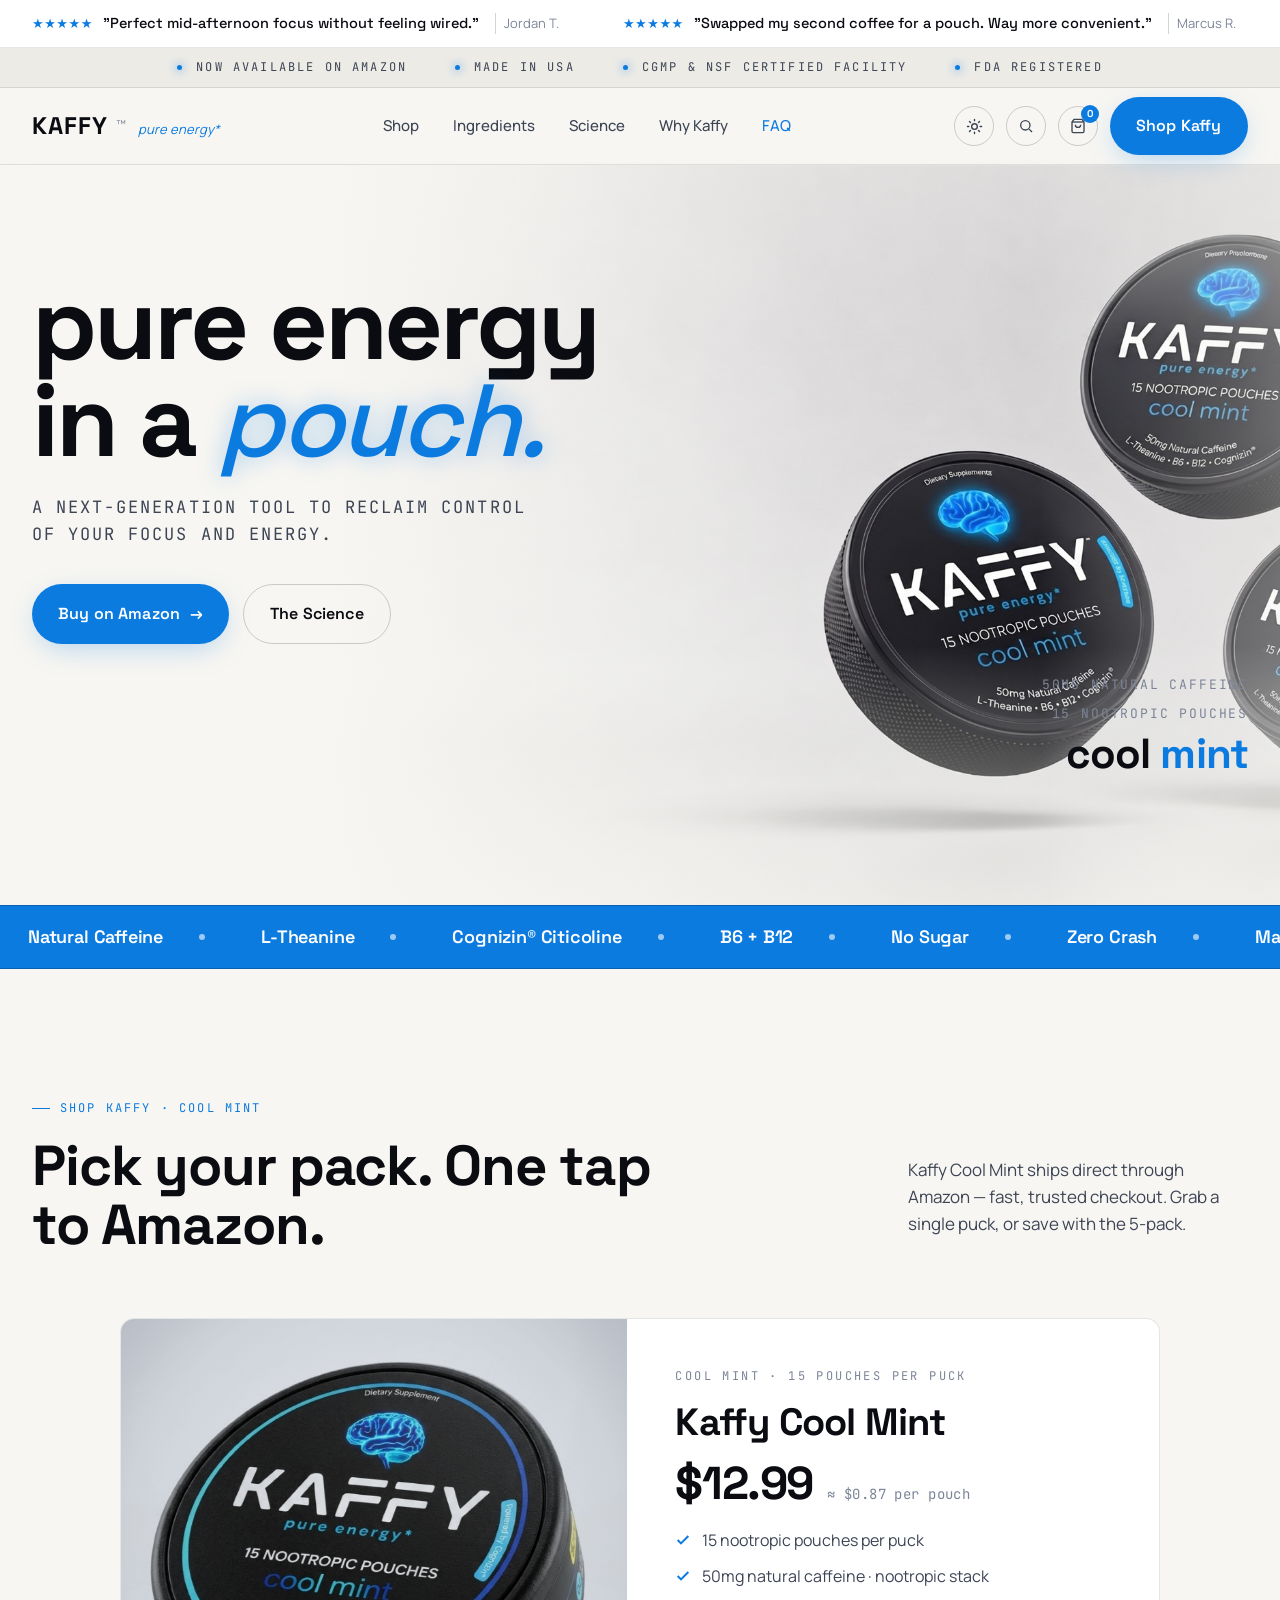
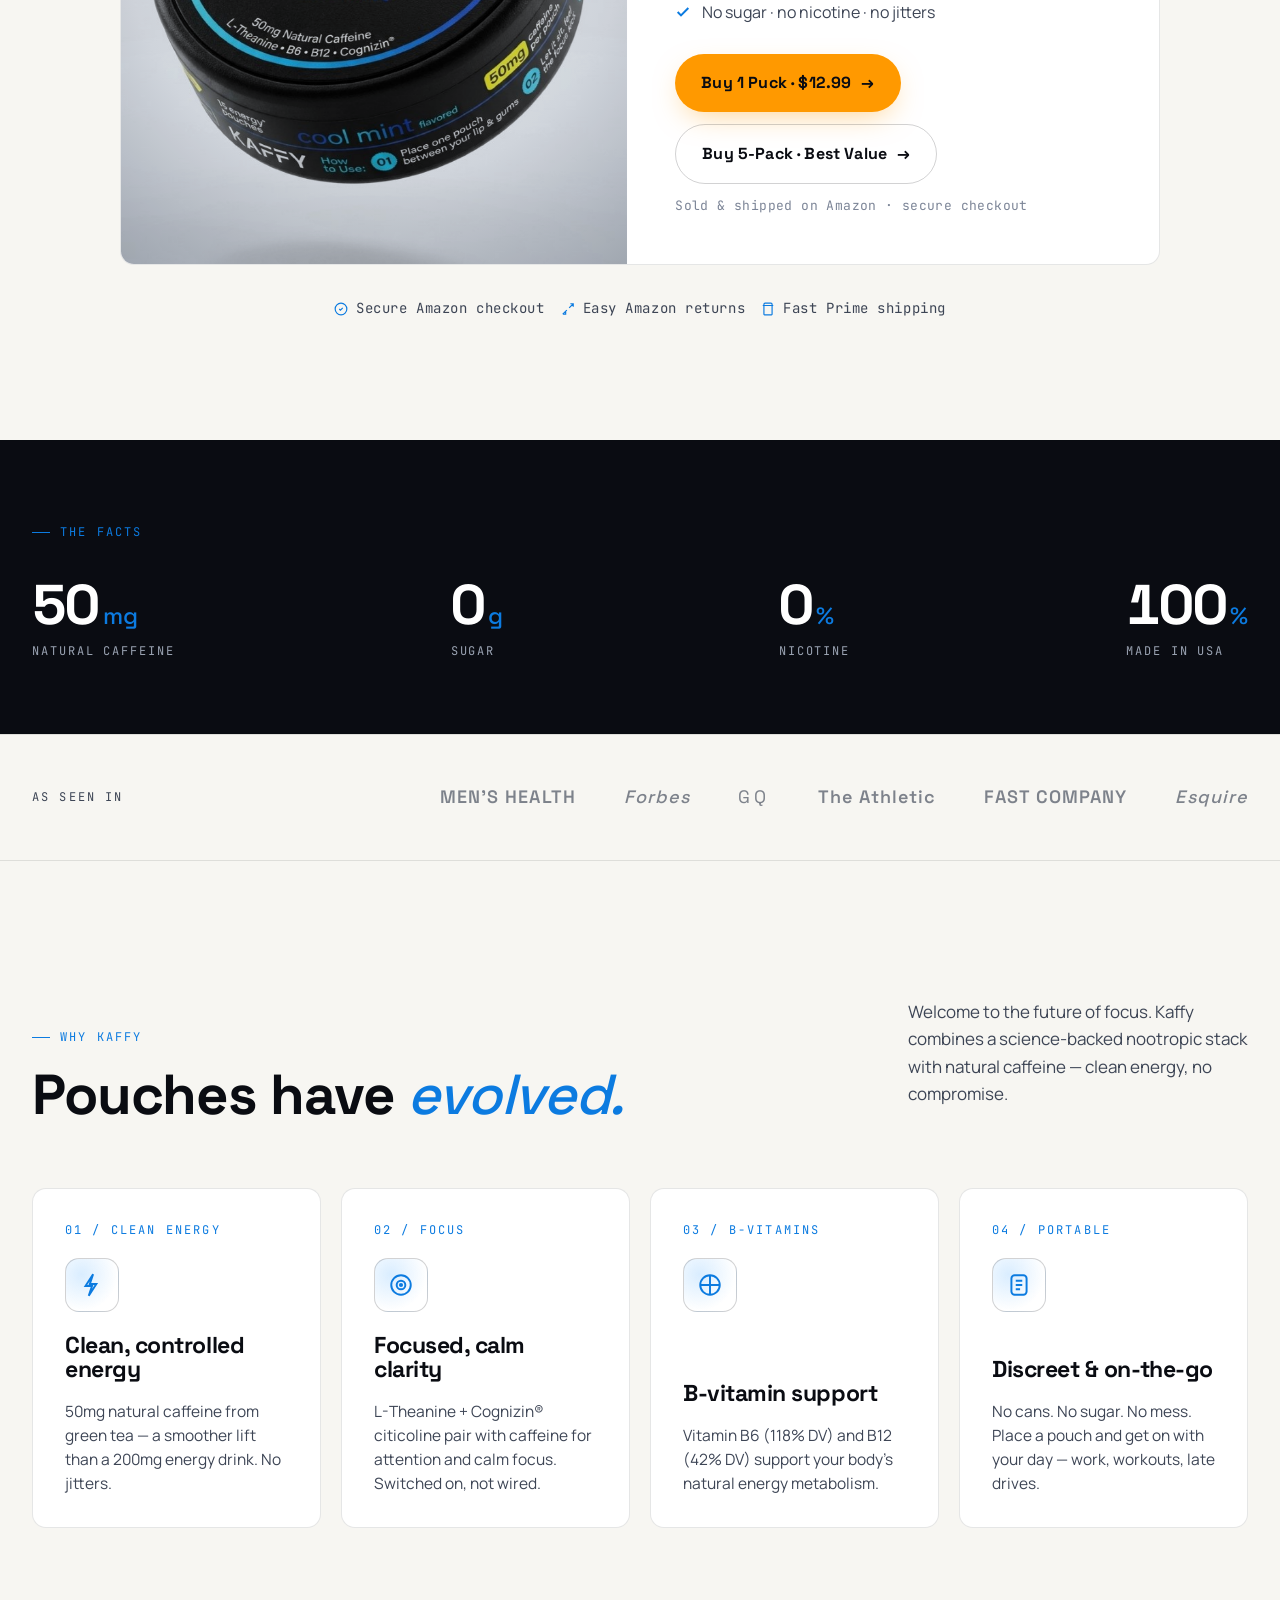
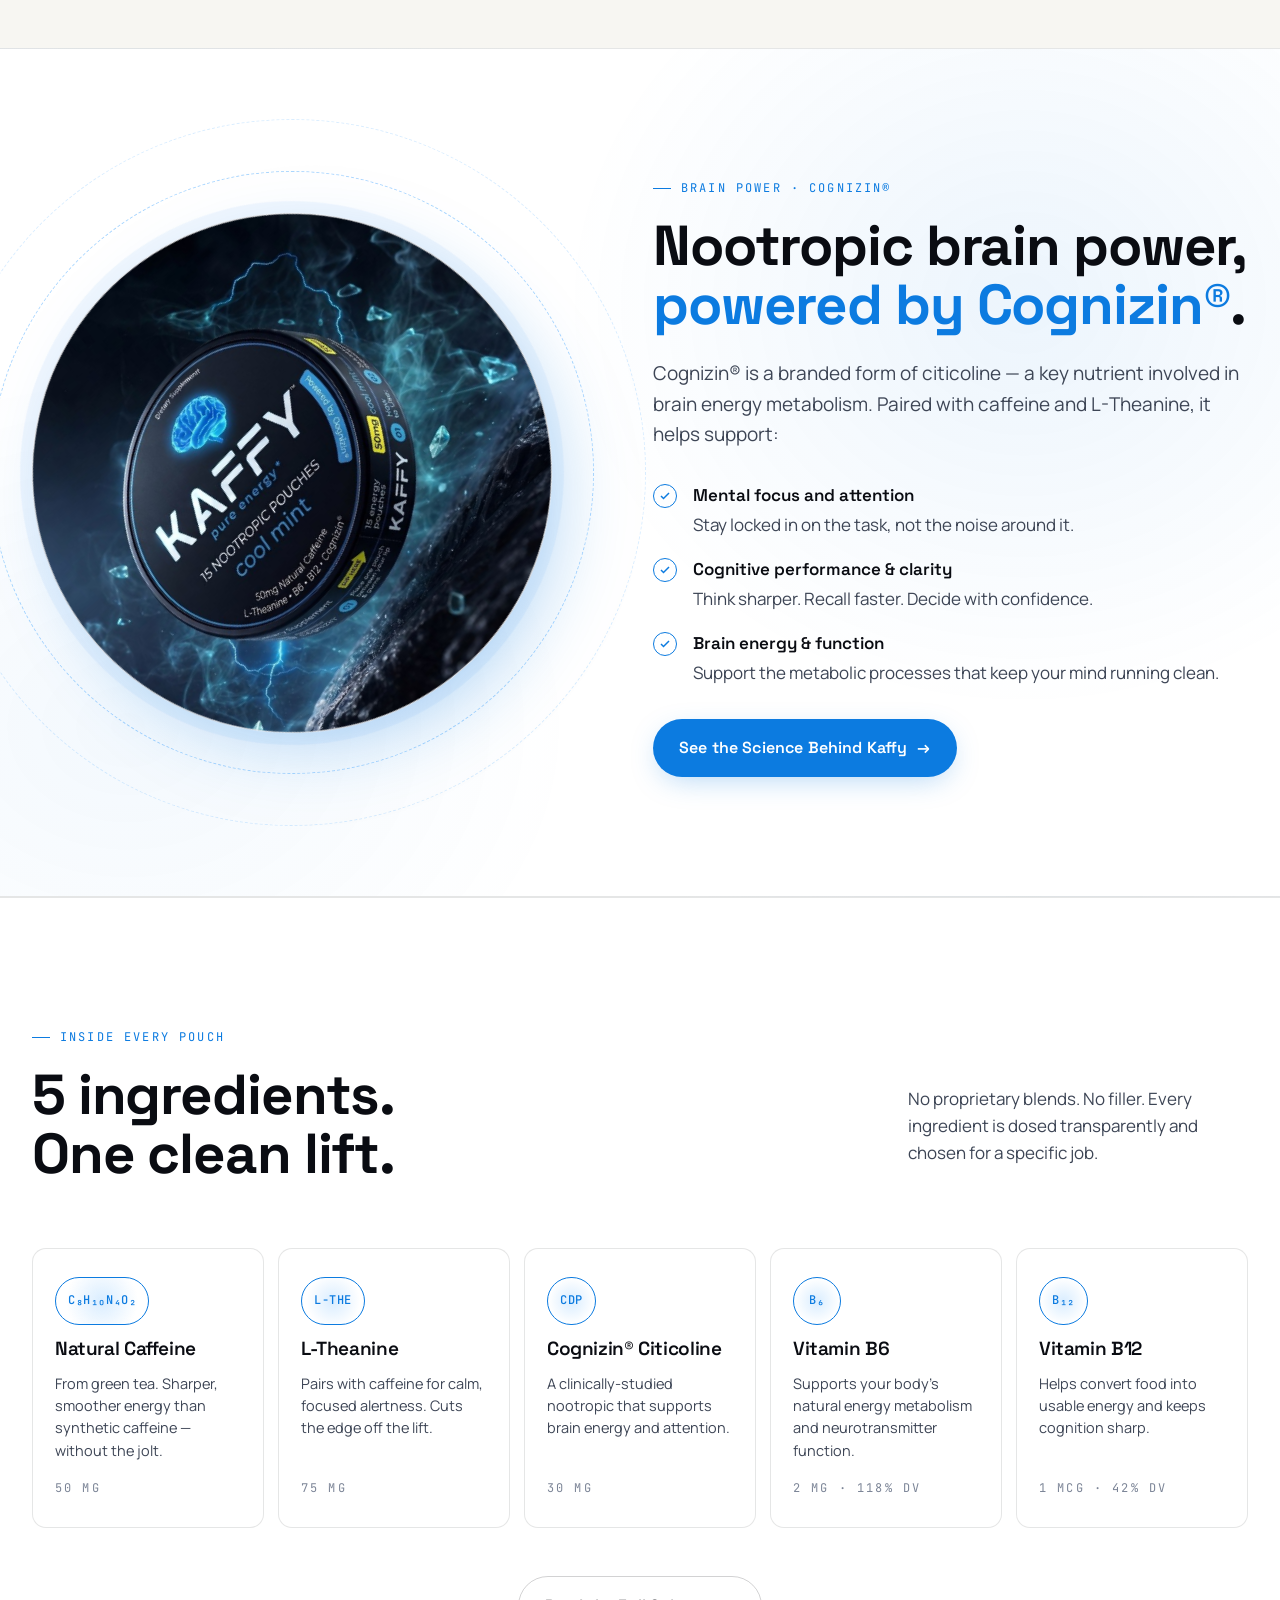
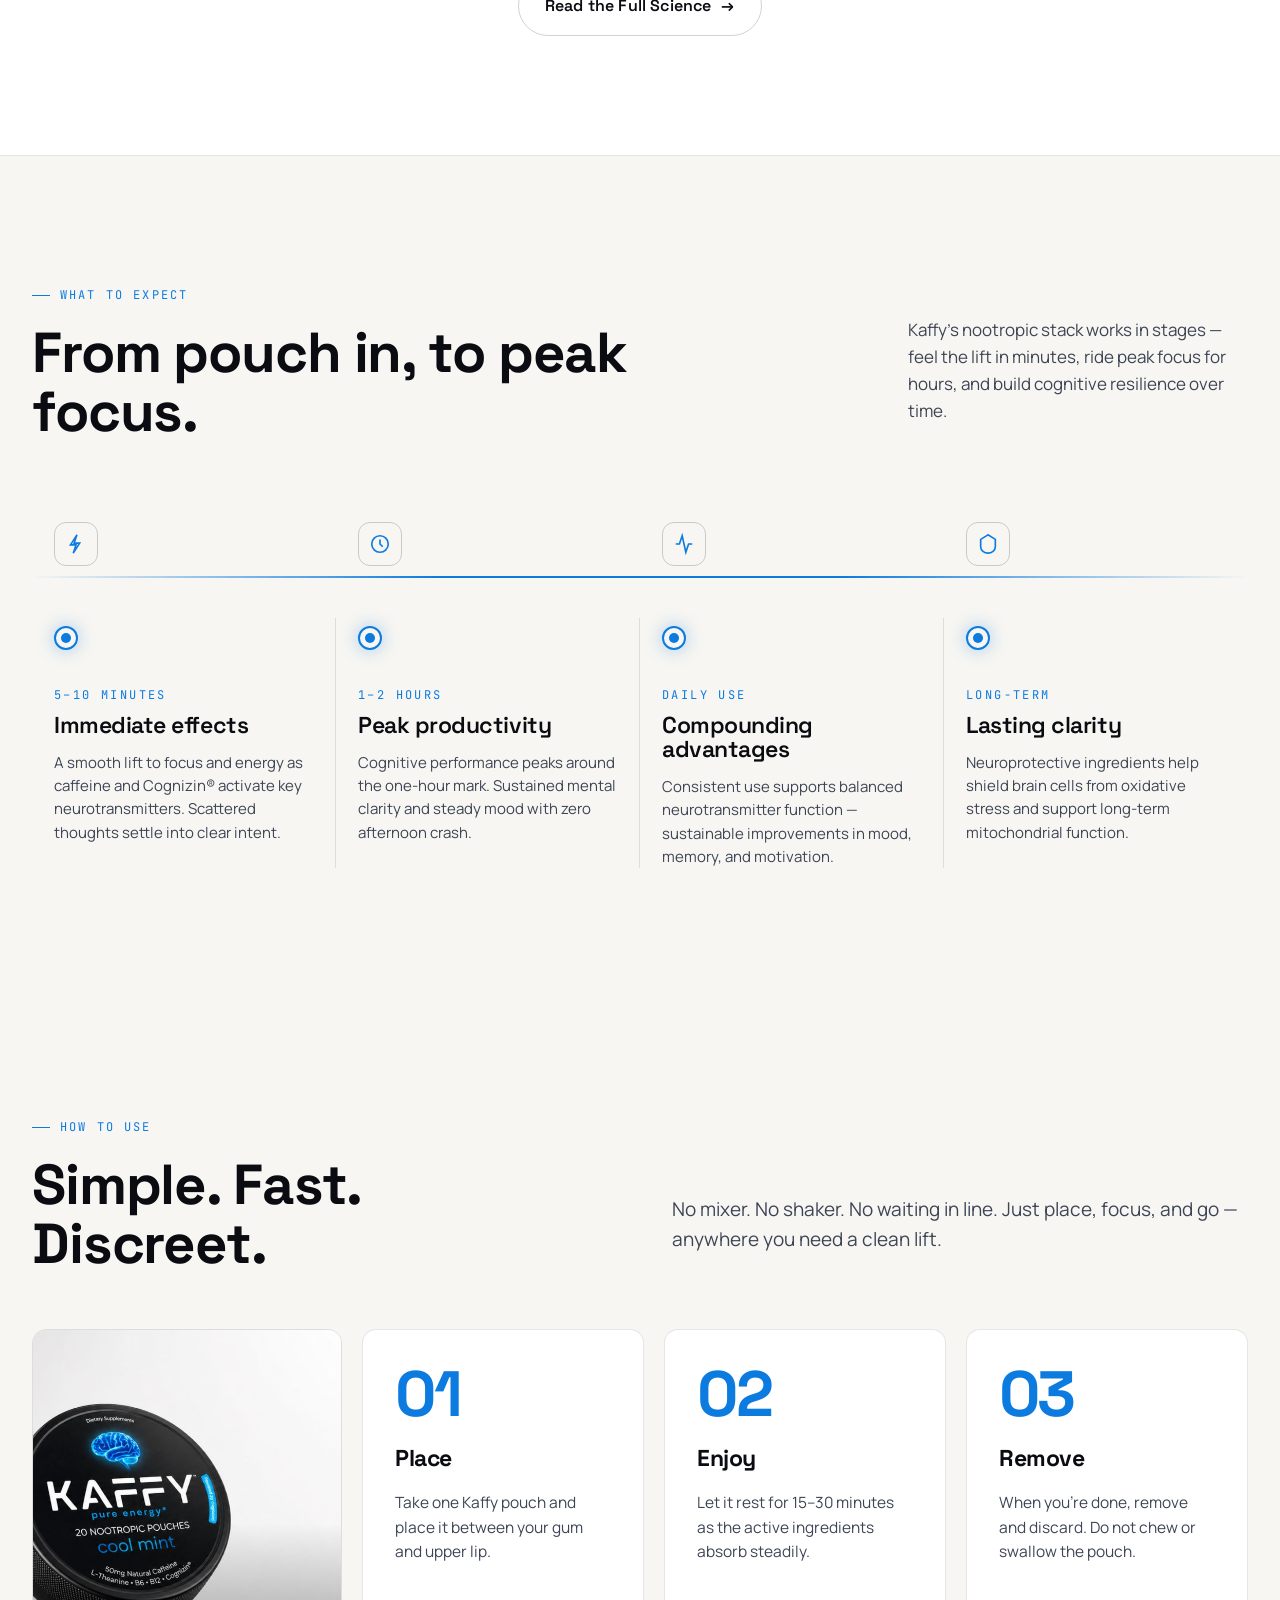
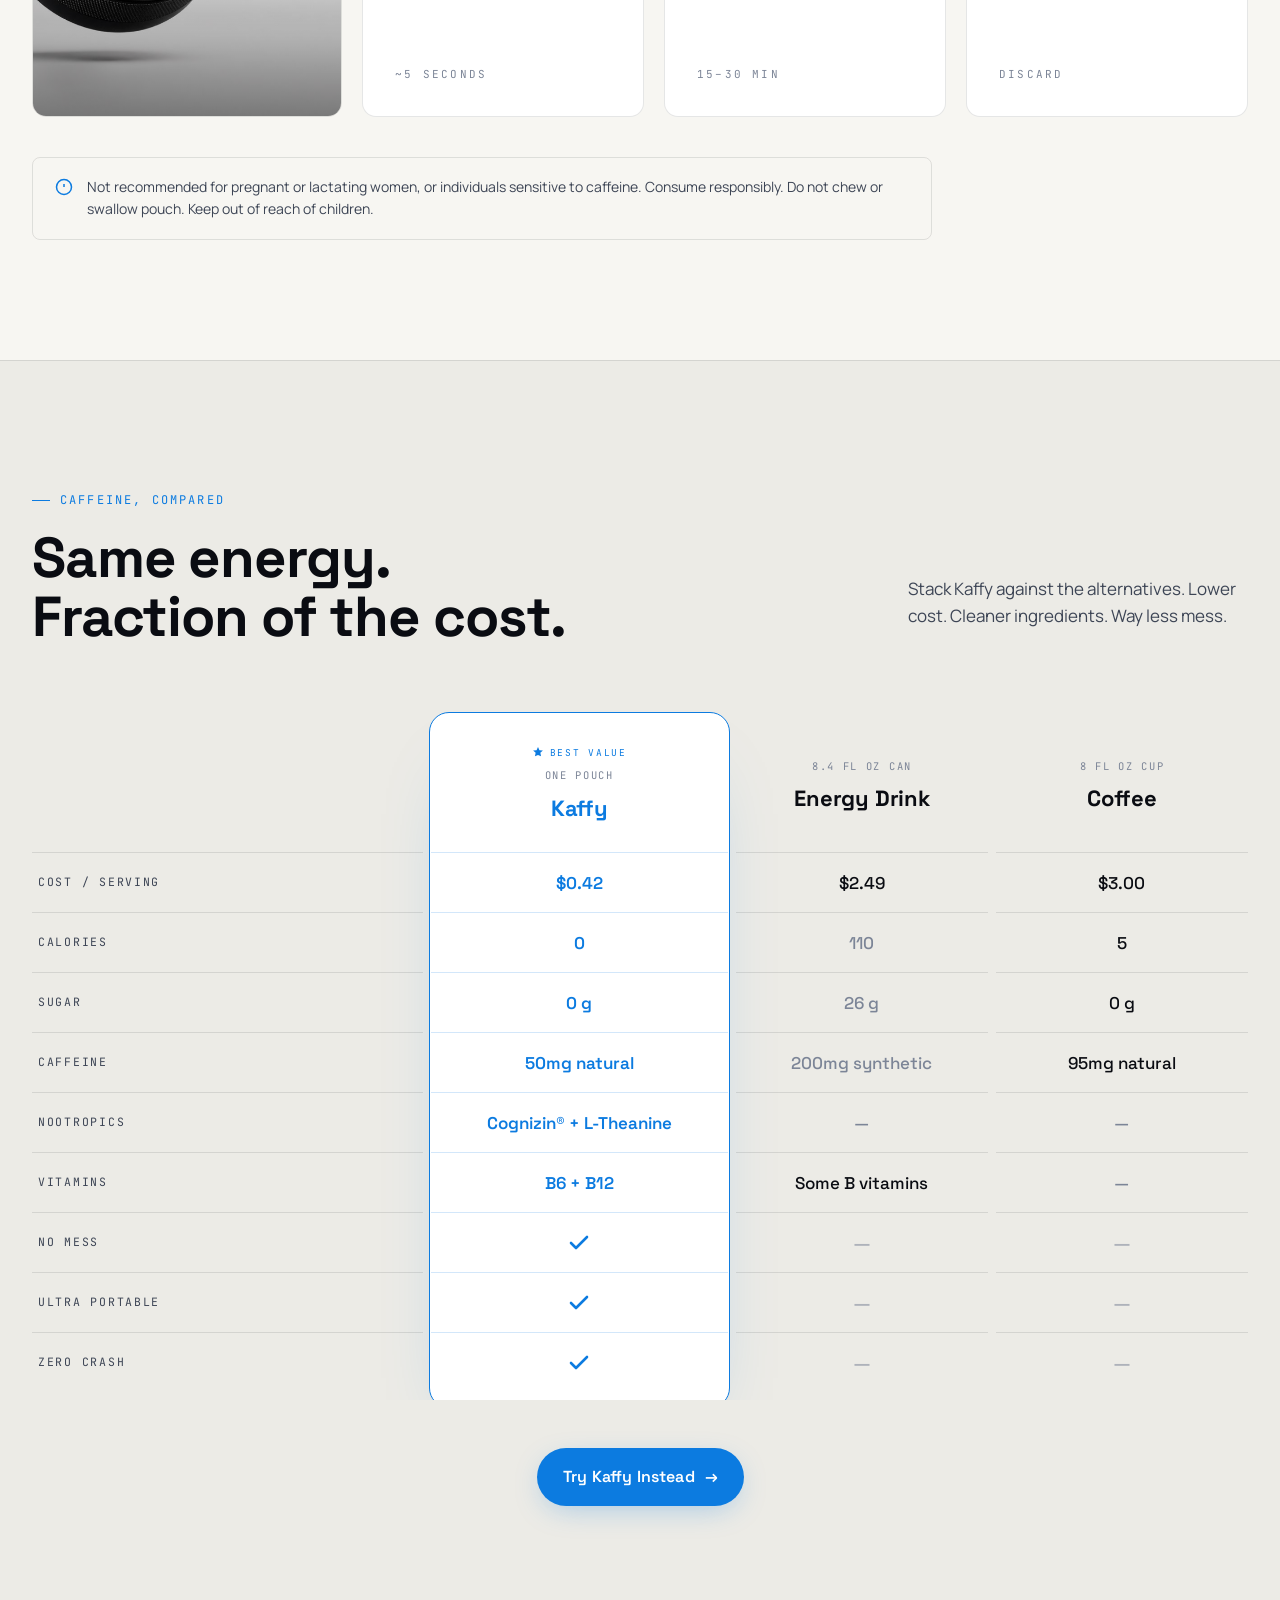
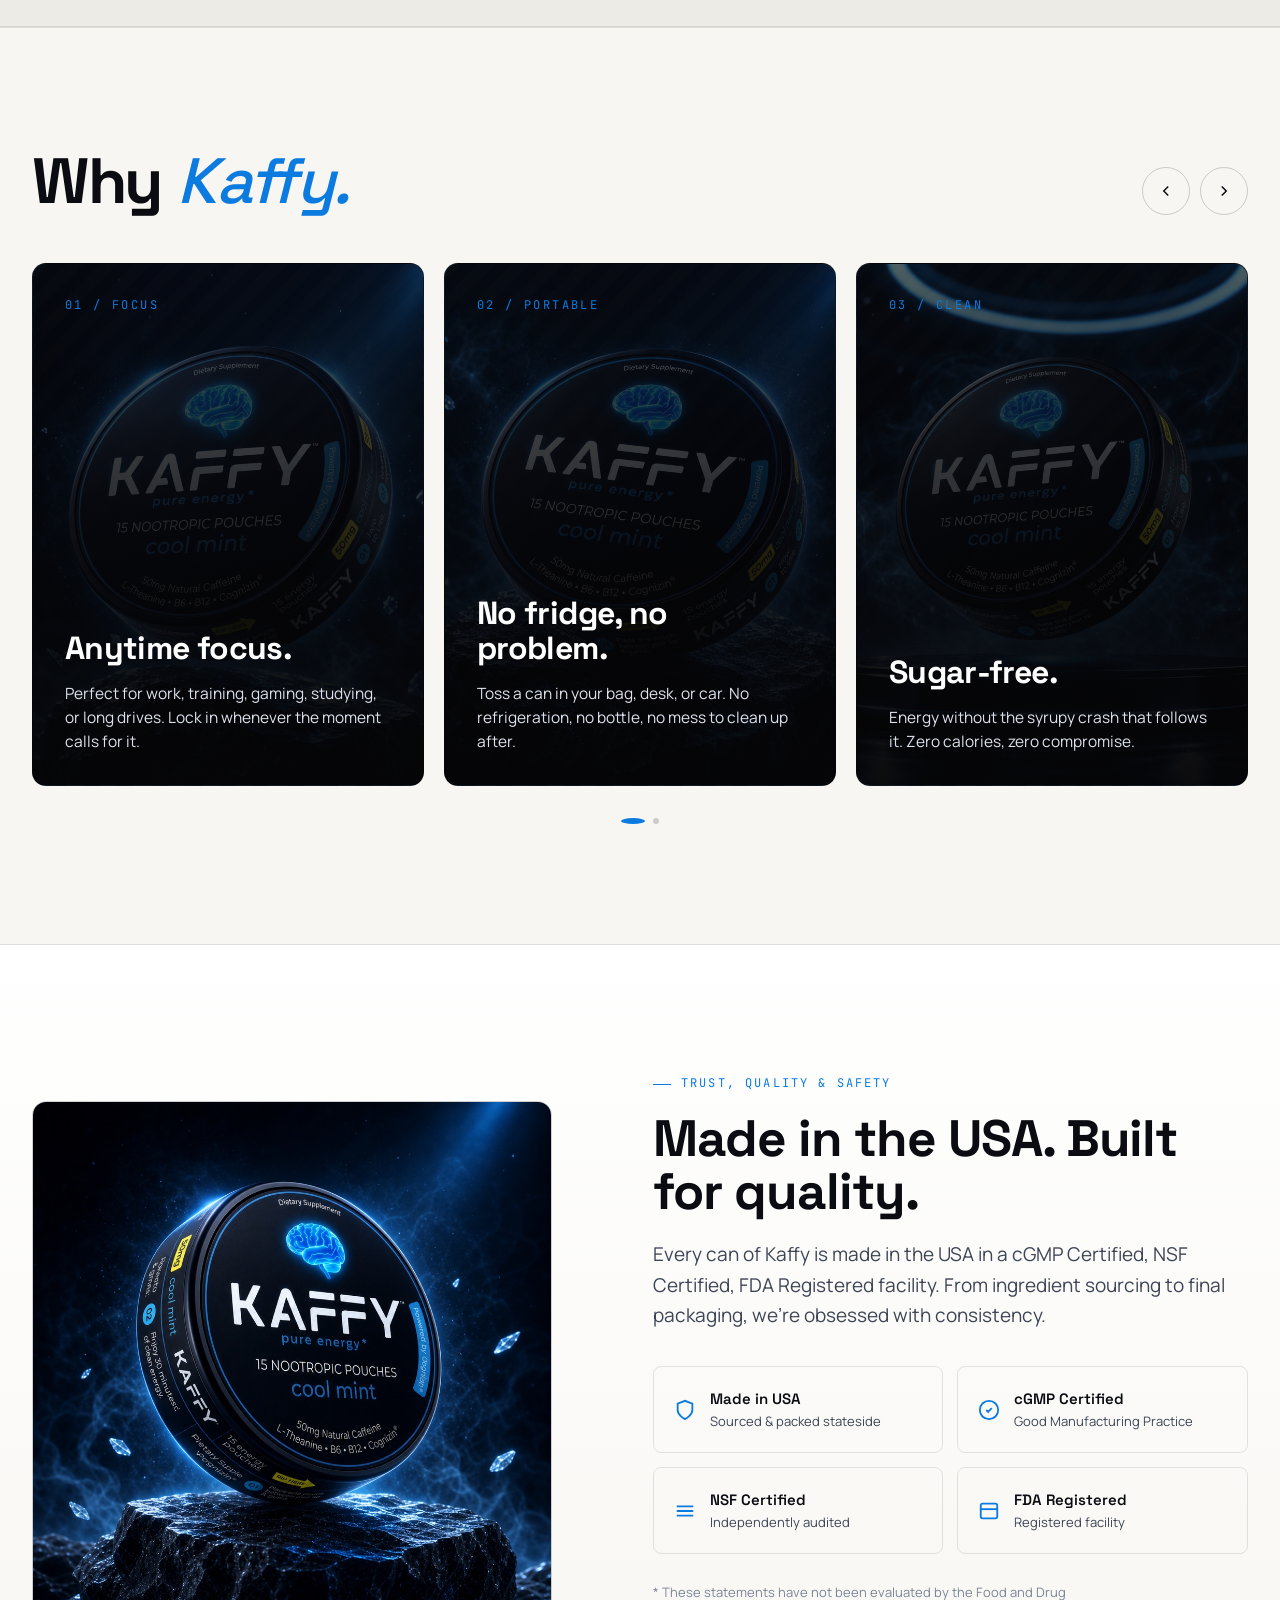
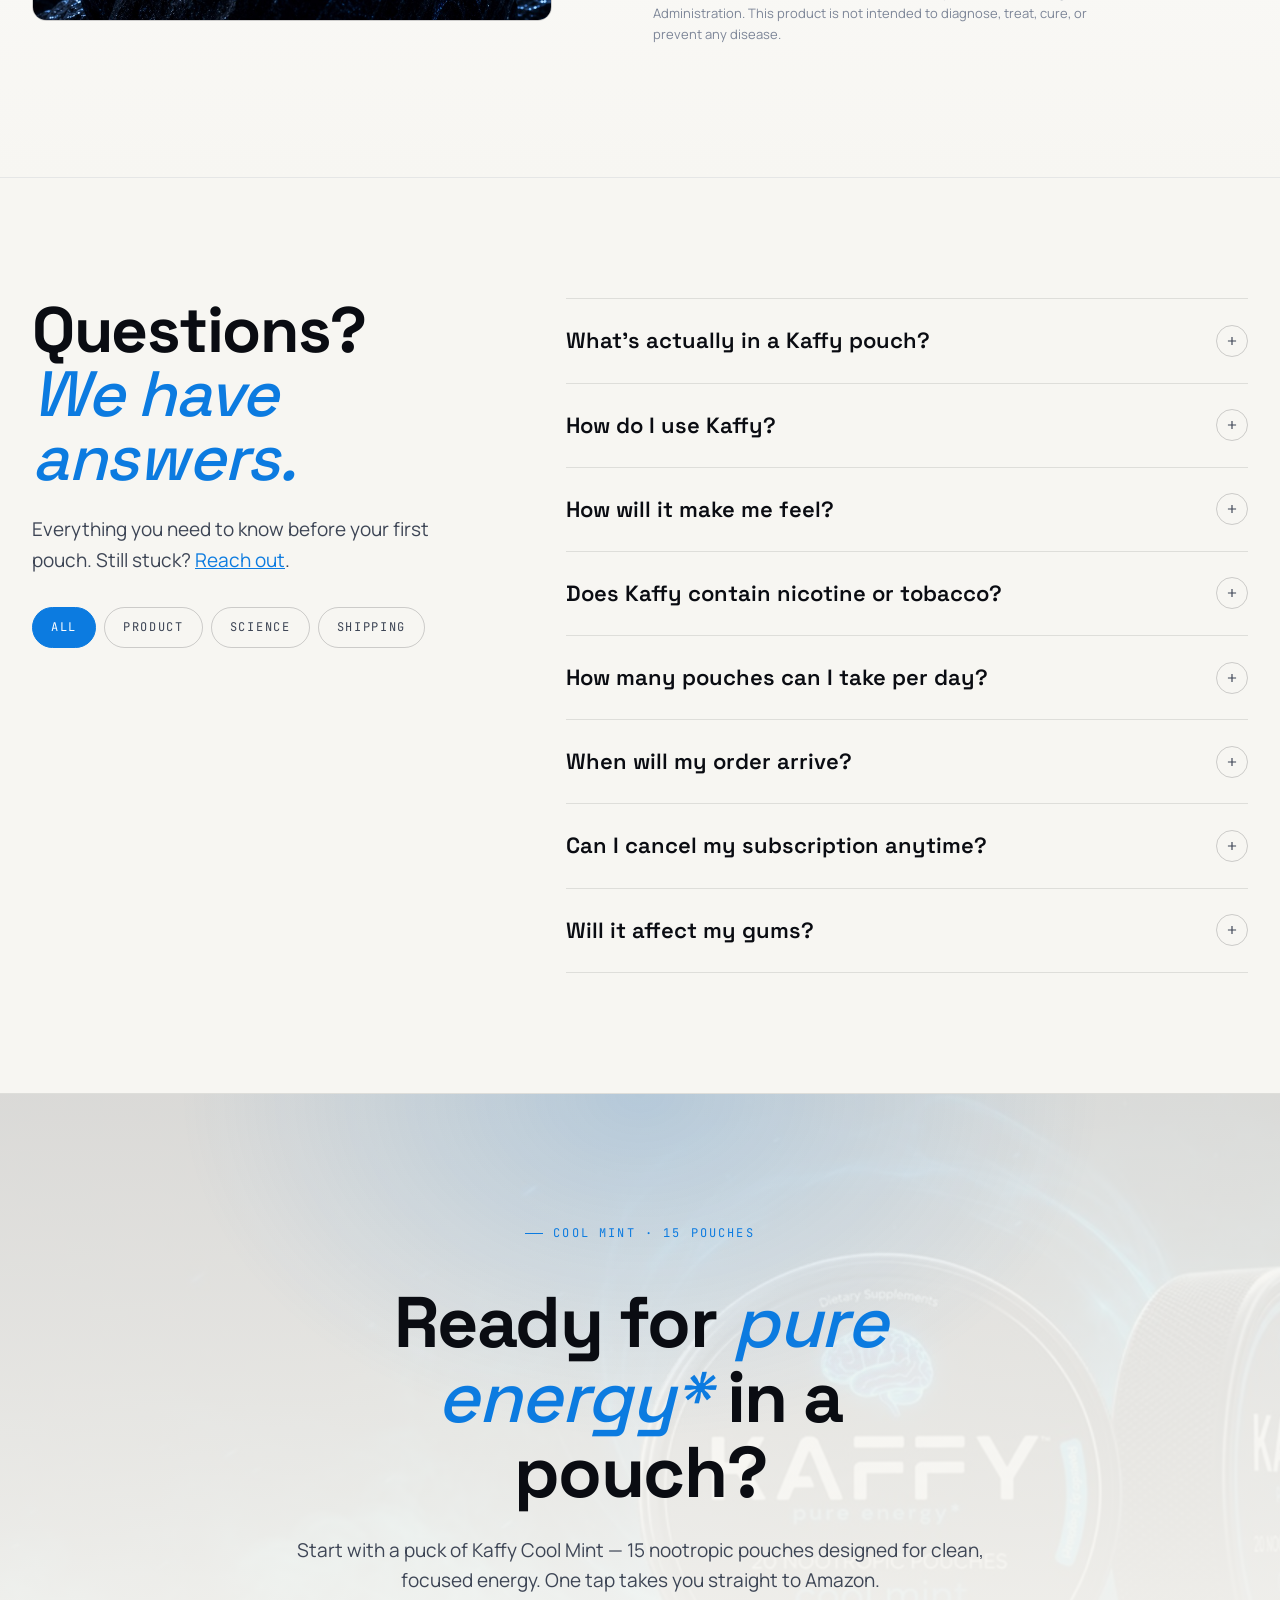
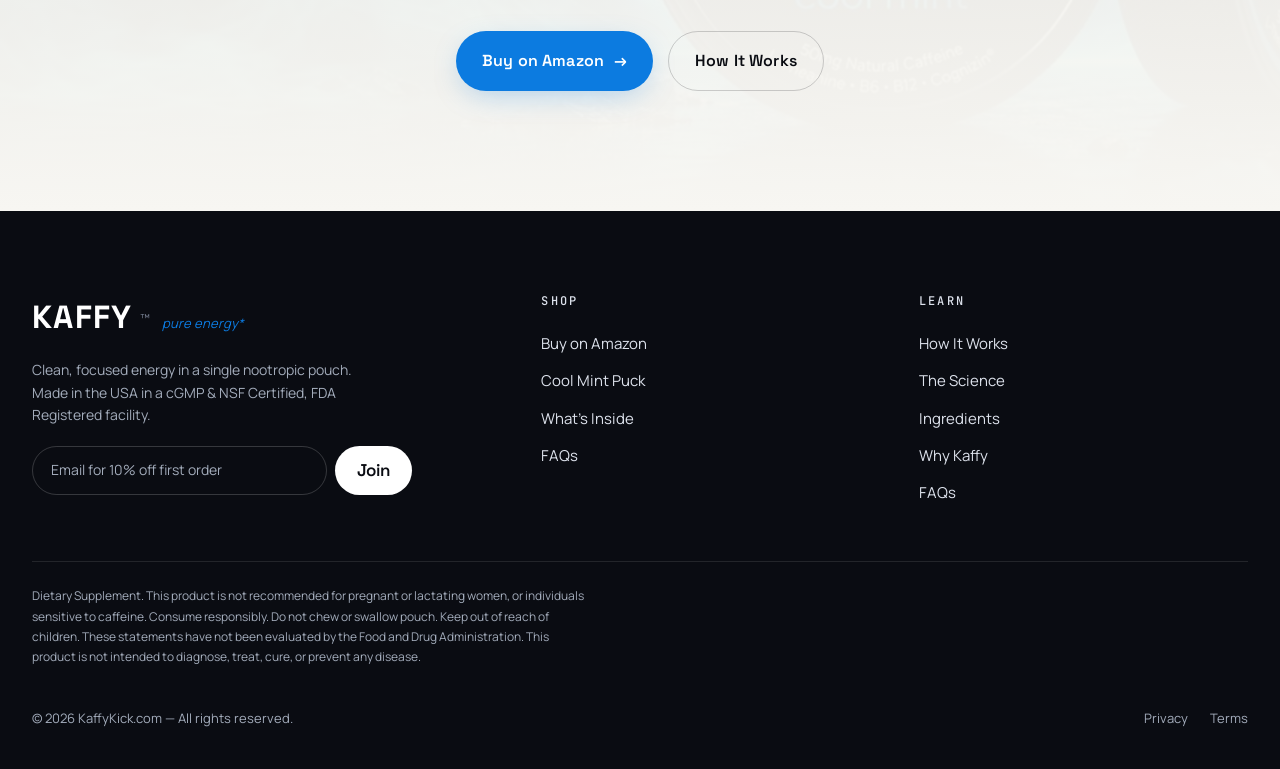
<file: index.html>
<!doctype html>
<html lang="en">
<head>
<meta charset="utf-8" />
<meta name="viewport" content="width=device-width,initial-scale=1" />
<title>KAFFY — Pure energy in a pouch</title>
<link rel="preconnect" href="https://fonts.googleapis.com">
<link rel="preconnect" href="https://fonts.gstatic.com" crossorigin>
<link href="https://fonts.googleapis.com/css2?family=Space+Grotesk:wght@400;500;600;700&family=Manrope:wght@400;500;600;700&family=JetBrains+Mono:wght@400;500&display=swap" rel="stylesheet">
<style>
/* ───────────────── tokens ───────────────── */
:root{
  color-scheme: light;
  --bg:        #f7f6f2;
  --bg-rgb:    247,246,242;
  --bg-2:      #ffffff;
  --bg-3:      #ecebe6;
  --line:      rgba(8,10,14,.10);
  --line-2:    rgba(8,10,14,.18);
  --ink:       #0a0c12;
  --ink-2:     #3d4555;
  --ink-3:     #7c8597;
  --accent:    #0c7be0;
  --accent-2:  #0a5fb0;
  --accent-glow: rgba(12,123,224,.35);
  --panel:     #0a0c12;            /* inverse/dark panels (stats, footer, table head) */
  --nav-bg:    rgba(247,246,242,.82);
  --ph-bg:     #ebeae5;
  --radius:    14px;
  --radius-sm: 8px;
  --maxw:      1320px;
}

/* ───────────────── DARK THEME ───────────────── */
[data-theme="dark"]{
  color-scheme: dark;
  --bg:        #0c0e13;
  --bg-rgb:    12,14,19;
  --bg-2:      #161922;
  --bg-3:      #1f232e;
  --line:      rgba(255,255,255,.10);
  --line-2:    rgba(255,255,255,.20);
  --ink:       #f3f5f8;
  --ink-2:     #aeb7c6;
  --ink-3:     #7f8a9c;
  --accent:    #2e9bff;
  --accent-2:  #1f86e8;
  --accent-glow: rgba(46,155,255,.38);
  --panel:     #161922;
  --nav-bg:    rgba(12,14,19,.82);
  --ph-bg:     #1f232e;
}
html{transition:background .35s ease}
body, .nav, .review-bar, .stats, .cmp-head, footer, .btn, .icon-btn,
.tr-card, .why-cx-card, .offer, .faq-item, .ing-card, .bn-card{
  transition:background-color .35s ease, color .35s ease, border-color .35s ease;
}

*,*::before,*::after{box-sizing:border-box}
html,body{margin:0;padding:0}
html{scroll-behavior:smooth}
body{
  background:var(--bg);
  color:var(--ink);
  font-family:'Manrope',ui-sans-serif,system-ui,sans-serif;
  font-size:17px;
  line-height:1.6;
  -webkit-font-smoothing:antialiased;
  overflow-x:hidden;
}
img,svg{display:block;max-width:100%}
a{color:inherit;text-decoration:none}
button{font:inherit;color:inherit;background:none;border:0;cursor:pointer}
h1,h2,h3,h4{font-family:'Space Grotesk',sans-serif;font-weight:700;letter-spacing:-.02em;line-height:1.05;margin:0}

.eyebrow{
  font-family:'JetBrains Mono',ui-monospace,monospace;
  font-size:12px;letter-spacing:.18em;text-transform:uppercase;
  color:var(--accent); display:inline-flex; align-items:center; gap:10px;
}
.eyebrow::before{content:""; width:18px; height:1px; background:var(--accent)}
.lead{color:var(--ink-2); font-size:19px; max-width:60ch; line-height:1.6}
.mono{font-family:'JetBrains Mono',ui-monospace,monospace}
.wrap{max-width:var(--maxw); margin:0 auto; padding:0 32px}
section{padding:120px 0; position:relative}
@media (max-width:780px){section{padding:80px 0} .wrap{padding:0 20px}}

.btn{
  display:inline-flex; align-items:center; gap:10px;
  padding:16px 26px; border-radius:999px;
  font-family:'Space Grotesk',sans-serif; font-weight:600; font-size:16px;
  letter-spacing:.01em; transition:transform .15s ease, background .2s ease, color .2s ease;
}
.btn-primary{background:var(--ink); color:var(--bg)}
.btn-primary:hover{background:var(--accent); color:#fff; transform:translateY(-1px)}
.btn-accent{background:var(--accent); color:#fff; box-shadow:0 8px 30px -8px var(--accent-glow)}
.btn-accent:hover{background:#1f86e8; transform:translateY(-1px)}
.btn-ghost{border:1px solid var(--line-2); color:var(--ink)}
.btn-ghost:hover{border-color:var(--ink); background:var(--bg-3)}
.btn .arrow{transition:transform .2s ease}
.btn:hover .arrow{transform:translateX(3px)}

/* placeholders */
.ph{
  position:relative;
  background:
    repeating-linear-gradient(135deg, rgba(8,10,14,.04) 0 14px, transparent 14px 28px),
    radial-gradient(120% 80% at 50% 30%, rgba(12,123,224,.06), transparent 60%),
    var(--ph-bg);
  border:1px solid var(--line);
  border-radius:var(--radius);
  display:flex; align-items:center; justify-content:center;
  overflow:hidden;
}
.ph::after{
  content:attr(data-label);
  font-family:'JetBrains Mono',ui-monospace,monospace;
  font-size:11px; letter-spacing:.12em; text-transform:uppercase;
  color:var(--ink-3); text-align:center; padding:8px 14px;
  border:1px solid var(--line); border-radius:6px;
  background:rgba(0,0,0,.4); white-space:pre;
}

/* ───────────────── REVIEWS MARQUEE BAR (top) ───────────────── */
.review-bar{
  background:var(--bg-2); border-bottom:1px solid var(--line);
  overflow:hidden; height:48px; display:flex; align-items:center;
  font-size:14px; color:var(--ink-2); position:relative; z-index:60;
}
.review-marquee{display:flex; gap:0; white-space:nowrap; justify-content:flex-start; width:100%}
.review-marquee .rv{display:inline-flex; align-items:center; gap:10px; padding:0 32px}
.review-marquee .rv .st{color:var(--accent); letter-spacing:.04em; font-size:13px}
.review-marquee .rv q{quotes:none; font-family:'Space Grotesk',sans-serif; font-weight:500; font-size:14.5px; color:var(--ink)}
.review-marquee .rv q::before, .review-marquee .rv q::after{content:'"'}
.review-marquee .rv cite{color:var(--ink-3); font-style:normal; font-size:13px; padding-left:8px; border-left:1px solid var(--line-2); margin-left:6px}

/* ───────────────── announcement bar ───────────────── */
.announce{
  background:var(--bg-3); border-bottom:1px solid var(--line);
  overflow:hidden; height:40px; display:flex; align-items:center;
  font-family:'JetBrains Mono',ui-monospace,monospace;
  font-size:12px; letter-spacing:.18em; text-transform:uppercase; color:var(--ink-2);
  position:relative; z-index:60;
}
.marquee{display:flex; gap:48px; white-space:nowrap; justify-content:center; width:100%}
.marquee span{display:inline-flex; align-items:center; gap:14px}
.marquee .dot{width:5px;height:5px;border-radius:50%;background:var(--accent);box-shadow:0 0 10px var(--accent)}
@keyframes marquee{to{transform:translateX(-50%)}}

/* ───────────────── header ───────────────── */
.nav{
  position:sticky; top:0; z-index:50;
  background:var(--nav-bg);
  backdrop-filter:blur(14px) saturate(140%);
  -webkit-backdrop-filter:blur(14px) saturate(140%);
  border-bottom:1px solid var(--line);
}
.nav-inner{display:flex; align-items:center; justify-content:space-between; height:76px}
.brand{display:flex; align-items:baseline; gap:8px}
.brand-word{font-family:'Space Grotesk',sans-serif; font-weight:700; font-size:24px; letter-spacing:.04em}
.brand-tm{font-size:11px; color:var(--ink-3); transform:translateY(-6px)}
.brand-tag{font-size:13px; color:var(--accent); font-style:italic; margin-left:4px}
.nav-links{display:flex; gap:34px; align-items:center}
.nav-links a{font-size:15px; color:var(--ink-2); font-weight:500; position:relative; padding:6px 0; transition:color .2s ease}
.nav-links a:hover{color:var(--ink)}
.nav-links a:hover::after{content:"";position:absolute;left:0;right:0;bottom:0;height:1px;background:var(--accent)}
.nav-cta{display:flex; gap:12px; align-items:center}
.icon-btn{width:40px;height:40px;border-radius:50%;border:1px solid var(--line-2); display:inline-flex; align-items:center; justify-content:center; color:var(--ink-2)}
.icon-btn:hover{border-color:var(--ink); color:var(--ink)}
.cart-count{position:absolute; transform:translate(12px,-12px); background:var(--accent); color:#fff; font-size:10px; font-weight:700; width:18px; height:18px; border-radius:50%; display:inline-flex; align-items:center; justify-content:center; font-family:'Space Grotesk',sans-serif}
.hamburger{display:none}
.theme-toggle .ico-moon{display:none}
[data-theme="dark"] .theme-toggle .ico-sun{display:none}
[data-theme="dark"] .theme-toggle .ico-moon{display:block}
@media (max-width:980px){.nav-links{display:none} .hamburger{display:inline-flex}}

/* ───────────────── VIDEO HERO (Ultra/WIP style) ───────────────── */
.hero{
  position:relative; min-height:calc(100vh - 38px - 76px - 46px);
  display:flex; align-items:center; padding:80px 0 100px; overflow:hidden;
  background:var(--bg);
}
.hero-video{
  position:absolute; top:0; bottom:0; left:25%; right:0;
  z-index:0; overflow:hidden;
}
.hero-video img, .hero-video video{
  position:absolute; inset:0; width:100%; height:100%;
  object-fit:cover; object-position:30% 50%;
}
.hero-video::before{
  content:"";
  position:absolute; inset:0; z-index:2;
  background:
    linear-gradient(90deg, rgba(var(--bg-rgb),1) 0%, rgba(var(--bg-rgb),.6) 22%, rgba(var(--bg-rgb),.1) 50%, transparent 75%, rgba(var(--bg-rgb),.4) 100%),
    linear-gradient(180deg, rgba(var(--bg-rgb),.3) 0%, transparent 25%, transparent 65%, rgba(var(--bg-rgb),.7) 100%);
}
@keyframes spin{to{transform:translate(-50%,-50%) rotate(360deg)}}

.hero-overlay{position:relative; z-index:5; width:100%}
.hero-inner{display:grid; grid-template-columns:1fr; gap:32px; align-items:end}
.hero-meta{display:none}
.hero-copy h1{
  font-size:clamp(56px, 8vw, 130px);
  font-weight:700; letter-spacing:-.03em; line-height:.95;
  text-transform:lowercase;
  max-width:9ch;
}
.hero-copy h1 .glow{color:var(--accent); text-shadow:0 0 24px var(--accent-glow); font-style:italic; font-weight:500}
.hero-copy .sub{margin-top:24px; font-size:17px; color:var(--ink-2); letter-spacing:.12em; text-transform:uppercase; font-family:'JetBrains Mono',monospace; max-width:50ch}
.hero-ctas{display:flex; gap:14px; margin-top:36px; flex-wrap:wrap}
.hero-meta{display:flex; flex-direction:column; align-items:flex-end; gap:8px; color:var(--ink-3); font-size:13px; font-family:'JetBrains Mono',monospace; letter-spacing:.14em; text-transform:uppercase}
.hero-meta .big{color:var(--ink); font-family:'Space Grotesk',sans-serif; font-weight:700; font-size:42px; letter-spacing:-.02em; text-transform:none; line-height:1}
.hero-meta .big em{color:var(--accent); font-style:normal}
@media (max-width:1000px){
  .hero-video{left:0}
  .hero-video::before{background:linear-gradient(180deg, rgba(247,246,242,.95) 0%, rgba(247,246,242,.75) 35%, rgba(247,246,242,.5) 55%, rgba(247,246,242,.95) 100%)}
  .hero-inner{grid-template-columns:1fr}
  .hero-meta{align-items:flex-start; margin-top:32px}
  .hero{min-height:calc(100vh - 38px - 76px - 46px); align-items:flex-end}
}

/* ───────────────── FEATURE PILL MARQUEE (WIP style) ───────────────── */
.feature-bar{
  background:var(--accent); color:#fff;
  overflow:hidden; height:64px; display:flex; align-items:center;
  border-block:1px solid var(--accent-2);
}
.feature-marquee{display:flex; gap:0; white-space:nowrap; animation:marquee 30s linear infinite}
.feature-marquee span{
  display:inline-flex; align-items:center; gap:18px; padding:0 28px;
  font-family:'Space Grotesk',sans-serif; font-weight:600; font-size:18px; letter-spacing:-.01em;
}
.feature-marquee span::after{content:""; width:6px; height:6px; border-radius:50%; background:rgba(255,255,255,.6); margin-left:18px}

/* ───────────────── SHOP / PRICING TIERS (GTG style) ───────────────── */
.shop-tier{background:var(--bg)}
/* single Amazon offer */
.offer{
  display:grid; grid-template-columns:1fr 1.05fr; gap:0; align-items:stretch;
  margin-top:56px; max-width:1040px; margin-inline:auto;
  border:1px solid var(--line); border-radius:var(--radius); background:var(--bg-2);
  overflow:hidden; color:inherit;
  transition:border-color .2s ease, box-shadow .2s ease, transform .2s ease;
}
.offer:hover{border-color:var(--accent); box-shadow:0 30px 80px -34px var(--accent-glow); transform:translateY(-3px)}
.offer-media{position:relative; min-height:420px;
  background:radial-gradient(circle at 50% 40%, #f4f6f8 0%, #d8dde4 60%, #aab1bc 100%)}
.offer-media img{position:absolute; inset:0; width:100%; height:100%; object-fit:cover; mix-blend-mode:multiply}
.offer-body{padding:48px; display:flex; flex-direction:column; gap:16px; justify-content:center}
.offer-name{font-family:'JetBrains Mono',ui-monospace,monospace; font-size:12px; letter-spacing:.2em; text-transform:uppercase; color:var(--ink-3)}
.offer-title{font-size:38px; font-weight:700; font-family:'Space Grotesk',sans-serif; line-height:1.05; letter-spacing:-.02em}
.offer-price{display:flex; align-items:baseline; gap:14px; margin-top:2px}
.offer-price .now{font-family:'Space Grotesk',sans-serif; font-size:46px; font-weight:700; letter-spacing:-.03em; line-height:1}
.offer-price .unit{font-size:14px; color:var(--ink-3); font-family:'JetBrains Mono',monospace; letter-spacing:.03em}
.offer ul{list-style:none; padding:0; margin:6px 0 4px; display:grid; gap:12px}
.offer li{display:flex; gap:11px; align-items:flex-start; font-size:16px; color:var(--ink-2); line-height:1.5}
.offer li svg{flex:none; margin-top:4px; color:var(--accent)}
.offer-cta{margin-top:10px; display:flex; flex-direction:column; gap:12px; align-items:flex-start}
.btn-amazon{background:#ff9900; color:#0a0c12; font-weight:700; box-shadow:0 10px 30px -10px rgba(255,153,0,.5)}
.offer:hover .btn-amazon{background:#ffa929; transform:translateY(-1px)}
.offer-note{font-size:13px; color:var(--ink-3); font-family:'JetBrains Mono',monospace; letter-spacing:.03em}
.offer-buys{display:flex; gap:12px; flex-wrap:wrap}
.btn-amazon-5{background:transparent; color:var(--ink); border:1.5px solid var(--line-2); font-weight:700}
.btn-amazon-5:hover{border-color:#ff9900; color:#ff9900; background:rgba(255,153,0,.10); transform:translateY(-1px)}
.offer:hover .btn-amazon-5{border-color:var(--line-2)}
@media (max-width:820px){.offer{grid-template-columns:1fr} .offer-media{min-height:300px} .offer-body{padding:32px}}
.tier-grid{display:grid; grid-template-columns:repeat(3,1fr); gap:20px; margin-top:64px}
.tier-card{
  border:1px solid var(--line); border-radius:var(--radius);
  padding:36px; background:var(--bg-2);
  display:flex; flex-direction:column; gap:20px; position:relative;
  transition:border-color .2s ease, transform .2s ease, box-shadow .2s ease;
}
.tier-card:hover{border-color:var(--line-2); transform:translateY(-3px); box-shadow:0 24px 60px -30px rgba(8,10,14,.22)}
.tier-card.featured{
  border-color:var(--accent);
  background:linear-gradient(180deg, rgba(12,123,224,.06), var(--bg-2) 60%);
  box-shadow:0 30px 80px -30px var(--accent-glow);
}
.tier-card.featured::before{
  content:"MOST POPULAR · SAVE 20%";
  position:absolute; top:-12px; left:24px; right:24px;
  background:var(--accent); color:#fff;
  font-family:'JetBrains Mono',ui-monospace,monospace; font-size:10px; letter-spacing:.2em;
  padding:7px 14px; border-radius:4px; text-align:center;
}
.tier-img{
  aspect-ratio:1/1; align-self:stretch; margin:-8px -12px 8px;
  border-radius:var(--radius-sm); overflow:hidden; position:relative;
  background:
    radial-gradient(circle at 50% 40%, #f4f6f8 0%, #d8dde4 60%, #aab1bc 100%);
  border:1px solid rgba(255,255,255,.06);
}
.tier-img img{
  position:absolute; inset:0; width:100%; height:100%;
  object-fit:cover; mix-blend-mode:multiply;
}
.tier-img::after{
  content:""; position:absolute; inset:0;
  background:linear-gradient(180deg, transparent 60%, rgba(0,0,0,.06) 100%);
}
.tier-card.featured .tier-img{
  background:
    radial-gradient(circle at 50% 40%, #eef4fd 0%, #c8d6e8 60%, #8fa3bf 100%);
}
.tier-name{font-family:'JetBrains Mono',ui-monospace,monospace; font-size:12px; letter-spacing:.2em; text-transform:uppercase; color:var(--ink-3)}
.tier-title{font-size:30px; font-weight:700; font-family:'Space Grotesk',sans-serif}
.tier-price{display:flex; align-items:baseline; gap:12px; margin-top:4px}
.tier-price .now{font-family:'Space Grotesk',sans-serif; font-size:44px; font-weight:700; letter-spacing:-.03em; line-height:1}
.tier-price .now em{font-size:18px; color:var(--ink-3); font-style:normal; font-weight:500; margin-left:2px}
.tier-price .was{font-size:18px; color:var(--ink-3); text-decoration:line-through; text-decoration-color:rgba(255,255,255,.4)}
.tier-perserving{font-size:14px; color:var(--ink-2); font-family:'JetBrains Mono',monospace; letter-spacing:.04em}
.tier-perserving em{color:var(--accent); font-style:normal; font-weight:500}
.tier-card ul{list-style:none; padding:0; margin:0; display:grid; gap:12px}
.tier-card li{display:flex; gap:10px; align-items:flex-start; font-size:15.5px; color:var(--ink-2); line-height:1.5}
.tier-card li svg{flex:none; margin-top:3px; color:var(--accent)}
.tier-cta{margin-top:auto; display:flex; justify-content:center}
.tier-cta .btn{width:100%; justify-content:center}
.shop-foot{display:flex; gap:16px; justify-content:center; margin-top:32px; flex-wrap:wrap; color:var(--ink-2); font-size:14px; font-family:'JetBrains Mono',monospace; letter-spacing:.04em}
.shop-foot span{display:flex; gap:8px; align-items:center}
.shop-foot svg{color:var(--accent)}
@media (max-width:1080px){.tier-grid{grid-template-columns:1fr 1fr}}
@media (max-width:740px){.tier-grid{grid-template-columns:1fr}}

/* ───────────────── STATS — editorial spec row ───────────────── */
.stats{padding:72px 0; border-block:1px solid var(--line); background:var(--panel); color:#fff}
.stats .eyebrow{color:var(--accent)}
.stats-facts{
  margin-top:38px;
  display:grid; grid-template-columns:repeat(4, auto);
  justify-content:space-between; gap:40px 64px;
}
.stat{display:flex; flex-direction:column; gap:12px}
.stat .v{font-family:'Space Grotesk',sans-serif; font-size:clamp(42px,5vw,56px); font-weight:700; letter-spacing:-.03em; line-height:.9; color:#fff; font-variant-numeric:tabular-nums}
.stat .v em{color:var(--accent); font-style:normal; font-weight:500; font-size:.42em; margin-left:4px; letter-spacing:0}
.stat .k{font-family:'JetBrains Mono',monospace; font-size:12px; letter-spacing:.16em; text-transform:uppercase; color:#9aa3b2}
@media (max-width:720px){
  .stats-facts{grid-template-columns:1fr 1fr; gap:34px 24px; justify-content:start}
  .stat .v{font-size:40px}
}

/* ───────────────── credibility scroll ───────────────── */
.credibility{padding:48px 0; border-block:1px solid var(--line)}
.creds-row{display:flex; align-items:center; gap:64px; justify-content:space-between; flex-wrap:wrap}
.creds-label{font-family:'JetBrains Mono',ui-monospace,monospace; font-size:12px; letter-spacing:.18em; text-transform:uppercase; color:var(--ink-2)}
.cred-logos{display:flex; gap:48px; align-items:center; flex-wrap:wrap; opacity:.65}
.cred-logos .logo{font-family:'Space Grotesk',sans-serif; font-weight:600; font-size:18px; color:var(--ink-2); letter-spacing:.06em}
.cred-logos .logo.italic{font-style:italic; font-weight:500}
.cred-logos .logo.thin{font-weight:400; letter-spacing:.2em}

/* section heading */
.s-head{display:flex; justify-content:space-between; align-items:end; gap:32px; margin-bottom:64px; flex-wrap:wrap}
.s-head h2{font-size:clamp(36px, 4.4vw, 64px); max-width:18ch}
.s-head .s-meta{max-width:34ch; color:var(--ink-2)}
.s-head .s-meta .eyebrow{margin-bottom:14px}

/* ───────────────── benefits (4 cards) ───────────────── */
.benefits-grid{display:grid; grid-template-columns:repeat(4,1fr); gap:20px}
.bn-card{
  border:1px solid var(--line); border-radius:var(--radius);
  padding:32px; background:var(--bg-2);
  display:flex; flex-direction:column; gap:18px; min-height:340px;
  transition:border-color .2s ease, transform .2s ease, box-shadow .2s ease;
}
.bn-card:hover{border-color:var(--line-2); transform:translateY(-2px); box-shadow:0 20px 40px -25px rgba(8,10,14,.18)}
.bn-num{font-family:'JetBrains Mono',ui-monospace,monospace; font-size:12px; letter-spacing:.18em; color:var(--accent)}
.bn-icon{
  width:54px; height:54px; border-radius:14px; border:1px solid var(--line-2);
  display:flex; align-items:center; justify-content:center; color:var(--accent);
  background:radial-gradient(circle at 30% 30%, rgba(46,155,255,.18), transparent 70%);
}
.bn-card h3{font-size:23px; margin-top:auto}
.bn-card p{color:var(--ink-2); font-size:15.5px; margin:0; line-height:1.55}
@media (max-width:980px){.benefits-grid{grid-template-columns:repeat(2,1fr)}}
@media (max-width:560px){.benefits-grid{grid-template-columns:1fr}}

/* ───────────────── brain power / cognizin ───────────────── */
.brain{
  background:
    radial-gradient(60% 80% at 80% 30%, rgba(12,123,224,.08), transparent 60%),
    radial-gradient(50% 60% at 10% 80%, rgba(12,123,224,.05), transparent 70%),
    var(--bg-2);
  border-block:1px solid var(--line);
}
.brain-grid{display:grid; grid-template-columns:1fr 1.1fr; gap:80px; align-items:center}
.brain-visual{position:relative; aspect-ratio:1/1; max-width:520px; min-width:0}
.brain-grid > *{min-width:0}
.brain-visual .b-img{
  position:absolute; inset:0; width:100%; height:100%;
  object-fit:cover; border-radius:50%;
  border:1px solid var(--line-2);
  box-shadow:0 30px 80px -20px var(--accent-glow), 0 0 0 12px rgba(12,123,224,.06);
}
.brain-visual .ring{position:absolute; inset:-8%; border-radius:50%; border:1px dashed rgba(46,155,255,.4); animation:hrot 30s linear infinite}
.brain-visual .ring.r2{inset:-18%; border-color:rgba(46,155,255,.18); animation-duration:60s; animation-direction:reverse}
@keyframes hrot{to{transform:rotate(360deg)}}
.brain-copy h2{font-size:clamp(36px, 4.4vw, 60px); margin-bottom:24px}
.brain-copy h2 em{color:var(--accent); font-style:normal}
.brain-points{margin:32px 0; padding:0; list-style:none; display:grid; gap:18px}
.brain-points li{display:flex; gap:16px; align-items:flex-start; color:var(--ink-2)}
.brain-points .chk{flex:none; width:24px; height:24px; border-radius:50%; border:1px solid var(--accent); display:flex; align-items:center; justify-content:center; color:var(--accent); margin-top:2px}
.brain-points strong{color:var(--ink); font-family:'Space Grotesk',sans-serif; font-weight:600; display:block; margin-bottom:2px}
@media (max-width:900px){.brain-grid{grid-template-columns:1fr; gap:48px}}

/* ───────────────── INGREDIENTS (GTG style — each ingredient with benefit) ───────────────── */
.ingredients{background:var(--bg-2); border-block:1px solid var(--line)}
.ing-grid{display:grid; grid-template-columns:repeat(5,1fr); gap:14px; margin-top:48px}
.ing-card{
  border:1px solid var(--line); border-radius:var(--radius);
  padding:28px 22px; background:var(--bg-2);
  display:flex; flex-direction:column; gap:14px; min-height:280px;
  transition:border-color .2s ease, transform .2s ease, box-shadow .2s ease;
}
.ing-card:hover{border-color:var(--accent); transform:translateY(-3px); box-shadow:0 20px 50px -25px var(--accent-glow)}
.ing-card .mol{
  min-width:48px; height:48px; padding:0 12px; border-radius:999px;
  border:1px solid var(--accent); display:inline-flex; align-items:center; justify-content:center;
  color:var(--accent); font-family:'JetBrains Mono',monospace; font-size:12px; font-weight:500;
  letter-spacing:.05em; align-self:flex-start; white-space:nowrap;
  background:radial-gradient(circle, rgba(46,155,255,.18), transparent 70%);
}
.ing-card .ing-amt{font-family:'JetBrains Mono',monospace; font-size:12px; letter-spacing:.18em; color:var(--ink-3); margin-top:auto}
.ing-card h4{font-size:19px; font-family:'Space Grotesk',sans-serif; font-weight:600}
.ing-card p{margin:0; font-size:14.5px; color:var(--ink-2); line-height:1.55}
@media (max-width:1100px){.ing-grid{grid-template-columns:repeat(3,1fr)}}
@media (max-width:680px){.ing-grid{grid-template-columns:repeat(2,1fr)}}
@media (max-width:420px){.ing-grid{grid-template-columns:1fr}}

/* ───────────────── TIMELINE OF EFFECTS (Ultra style) ───────────────── */
.timeline{position:relative}
.timeline-track{
  margin-top:80px; position:relative;
  display:grid; grid-template-columns:repeat(4,1fr); gap:0;
}
.timeline-line{
  position:absolute; top:54px; left:0; right:0; height:2px;
  background:linear-gradient(90deg, transparent, var(--accent), var(--accent), transparent);
  z-index:1;
}
.tm-col{position:relative; padding:0 22px; z-index:2; text-align:left}
.tm-col:not(:last-child)::after{content:""; position:absolute; right:0; top:96px; bottom:0; width:1px; background:var(--line)}
.tm-dot{
  width:24px; height:24px; border-radius:50%;
  background:var(--bg); border:2px solid var(--accent);
  position:relative; margin:42px 0 36px;
  box-shadow:0 0 18px var(--accent-glow);
}
.tm-dot::after{content:""; position:absolute; inset:5px; border-radius:50%; background:var(--accent)}
.tm-when{font-family:'JetBrains Mono',monospace; font-size:12px; letter-spacing:.2em; text-transform:uppercase; color:var(--accent); margin-bottom:8px}
.tm-col h3{font-size:23px; font-family:'Space Grotesk',sans-serif; font-weight:600; margin-bottom:14px}
.tm-col p{font-size:15px; color:var(--ink-2); margin:0; line-height:1.55}
.tm-icon{
  width:44px; height:44px; border-radius:12px; border:1px solid var(--line-2);
  display:inline-flex; align-items:center; justify-content:center; color:var(--accent);
  margin-bottom:18px;
}
@media (max-width:980px){.timeline-track{grid-template-columns:1fr 1fr} .timeline-line{display:none} .tm-col::after{display:none} .tm-col{padding:0 0 32px; border-bottom:1px solid var(--line); margin-bottom:32px} .tm-dot{margin:18px 0 20px}}
@media (max-width:560px){.timeline-track{grid-template-columns:1fr}}

/* ───────────────── how to use ───────────────── */
.how{position:relative}
.how-top{display:grid; grid-template-columns:1fr 1fr; gap:64px; align-items:end; margin-bottom:56px}
.how-top h2{font-size:clamp(36px, 4.4vw, 64px)}
.how-grid{display:grid; grid-template-columns:1.1fr 1fr 1fr 1fr; gap:20px; align-items:stretch}
.how-video{aspect-ratio:4/5; position:relative; border-radius:var(--radius); overflow:hidden; border:1px solid var(--line)}
.how-video img, .how-video video{position:absolute; inset:0; width:100%; height:100%; object-fit:cover}
.how-video::after{
  content:""; position:absolute; inset:0;
  background:linear-gradient(180deg, transparent 50%, rgba(0,0,0,.5) 100%);
}
.how-video .play-overlay{
  position:absolute; top:50%; left:50%; transform:translate(-50%,-50%);
  width:72px; height:72px; border-radius:50%;
  background:rgba(12,123,224,.92); color:#fff; z-index:2;
  display:flex; align-items:center; justify-content:center;
  box-shadow:0 0 40px var(--accent-glow);
}
.how-video .dur{
  position:absolute; bottom:14px; left:14px; z-index:2;
  font-family:'JetBrains Mono',monospace; font-size:10px; letter-spacing:.18em; color:#fff;
  background:rgba(0,0,0,.65); padding:5px 10px; border-radius:4px; backdrop-filter:blur(8px);
}
.how-step{
  border:1px solid var(--line); border-radius:var(--radius);
  padding:32px; display:flex; flex-direction:column; gap:20px;
  background:var(--bg-2);
}
.how-step .step-num{font-family:'Space Grotesk',sans-serif; font-weight:700; font-size:64px; color:var(--accent); line-height:1; letter-spacing:-.04em}
.how-step h3{font-size:23px}
.how-step p{color:var(--ink-2); font-size:15.5px; margin:0; line-height:1.55}
.how-step .step-tag{font-family:'JetBrains Mono',ui-monospace,monospace; font-size:11px; letter-spacing:.2em; text-transform:uppercase; color:var(--ink-3); margin-top:auto}
@media (max-width:1100px){.how-grid{grid-template-columns:repeat(2,1fr)} .how-video.ph{grid-column:span 2; aspect-ratio:16/9}}
@media (max-width:600px){.how-grid{grid-template-columns:1fr} .how-video.ph{grid-column:auto}}
@media (max-width:780px){.how-top{grid-template-columns:1fr}}

/* ───────── inside production (reels) ───────── */
.production .reel-grid{margin-top:48px; display:grid; grid-template-columns:repeat(2,1fr); gap:24px; max-width:720px}
.reel{aspect-ratio:9/16; position:relative; border-radius:var(--radius); overflow:hidden; border:1px solid var(--line); background:var(--bg-2)}
.reel video{position:absolute; inset:0; width:100%; height:100%; object-fit:cover}
@media (max-width:600px){.production .reel-grid{gap:14px}}

.safety-note{
  margin-top:40px; padding:18px 22px; border-radius:var(--radius-sm);
  border:1px solid var(--line); color:var(--ink-2); font-size:14px; line-height:1.6;
  display:flex; gap:14px; align-items:flex-start; max-width:900px;
}
.safety-note svg{flex:none; color:var(--accent); margin-top:2px}

/* ───────────────── COMPARISON — editorial spotlight column ───────────────── */
.compare{background:var(--bg-3); border-block:1px solid var(--line)}
.ctable-scroll{margin-top:64px; overflow-x:auto; scrollbar-width:none; padding:24px 0 8px}
.ctable-scroll::-webkit-scrollbar{display:none}
.ctable{
  position:relative;
  display:grid;
  grid-template-columns:1.55fr 1.18fr 1fr 1fr;
  grid-template-rows:auto repeat(9, auto);
  column-gap:8px;
  min-width:660px;
}
.col{display:grid; grid-template-rows:subgrid; grid-row:1 / -1; align-content:stretch}
.col > *{
  min-height:60px; display:flex; align-items:center;
  padding:12px 20px; box-sizing:border-box;
}
/* row hairlines (skip the header cell) */
.col > *:not(.ch){border-top:1px solid var(--line)}

/* column 1 — labels */
.col-label > *{justify-content:flex-start; padding-left:6px; padding-right:8px}
.col-label .cl{
  font-family:'JetBrains Mono',monospace; font-size:11.5px; letter-spacing:.15em;
  text-transform:uppercase; color:var(--ink-2);
}

/* product columns — centered */
.col:not(.col-label) > *{justify-content:center; text-align:center}
.cv{font-family:'Space Grotesk',sans-serif; font-size:17px; font-weight:500; color:var(--ink); line-height:1.3}
.cv.muted{color:var(--ink-3)}

/* column headers */
.ch{
  flex-direction:column; justify-content:flex-end; gap:7px;
  min-height:118px; padding-bottom:24px; text-align:center;
}
.col-label .ch{justify-content:flex-end; align-items:flex-start}
.ch-sub{font-family:'JetBrains Mono',monospace; font-size:10.5px; letter-spacing:.16em; text-transform:uppercase; color:var(--ink-3)}
.ch-name{font-family:'Space Grotesk',sans-serif; font-weight:700; font-size:22px; letter-spacing:-.01em; color:var(--ink)}

/* the Kaffy spotlight column — a single raised card */
.col-kaffy{position:relative; z-index:1}
.col-kaffy::before{
  content:""; position:absolute; inset:-22px -2px -16px;
  background:var(--bg-2); border-radius:20px;
  border:1px solid var(--accent);
  box-shadow:0 36px 80px -40px var(--accent-glow), 0 2px 0 rgba(0,0,0,.02);
  z-index:-1;
}
.col-kaffy > *:not(.ch){border-top-color:color-mix(in srgb, var(--accent) 18%, transparent)}
.col-kaffy .ch{padding-top:8px}
.col-kaffy .ch-name{color:var(--accent)}
.col-kaffy .cv{color:var(--accent); font-weight:600}
.ch-best{
  display:inline-flex; align-items:center; gap:6px; color:var(--accent);
  font-family:'JetBrains Mono',monospace; font-size:9.5px; letter-spacing:.18em; text-transform:uppercase;
}
.ch-best svg{width:12px; height:12px}

/* boolean marks — clean, no circles */
.mk-yes{display:inline-flex; color:var(--accent)}
.mk-yes svg{width:24px; height:24px}
.mk-no{color:var(--ink-3); font-size:20px; line-height:1; opacity:.55}

@media (max-width:560px){
  .ctable{min-width:560px; grid-template-columns:1.4fr 1.1fr .95fr .95fr}
  .ch-name{font-size:18px}
  .cv{font-size:15px}
  .col > *{padding:10px 12px; min-height:54px}
}

/* ───────────────── WHY KAFFY CAROUSEL (WIP style paged) ───────────────── */
.why-cx{position:relative; padding:120px 0; border-top:1px solid var(--line)}
.why-cx-head{display:flex; justify-content:space-between; align-items:end; margin-bottom:48px; flex-wrap:wrap; gap:24px}
.why-cx-head h2{font-size:clamp(40px, 5vw, 76px)}
.why-cx-nav{display:flex; gap:10px}
.why-cx-nav button{
  width:48px; height:48px; border-radius:50%; border:1px solid var(--line-2); color:var(--ink);
  display:inline-flex; align-items:center; justify-content:center;
}
.why-cx-nav button:hover{border-color:var(--accent); color:var(--accent)}
.why-cx-nav button:disabled{opacity:.3; cursor:not-allowed}
.why-cx-rail{display:flex; gap:20px; overflow-x:auto; scroll-snap-type:x mandatory; scroll-behavior:smooth; scrollbar-width:none}
.why-cx-rail::-webkit-scrollbar{display:none}
.why-cx-card{
  flex:0 0 calc((100% - 40px)/3); min-width:0;
  border:1px solid var(--line); border-radius:var(--radius);
  aspect-ratio:3/4; position:relative; overflow:hidden;
  background:
    linear-gradient(180deg, rgba(46,155,255,.08), rgba(5,5,7,.85) 60%),
    repeating-linear-gradient(135deg, rgba(255,255,255,.03) 0 12px, transparent 12px 24px),
    #0a0d14;
  scroll-snap-align:start;
  display:flex; flex-direction:column; justify-content:space-between;
  padding:32px; transition:border-color .2s ease;
}
.why-cx-card:hover{border-color:var(--accent)}
.why-cx-card .cx-num{font-family:'JetBrains Mono',monospace; font-size:12px; letter-spacing:.2em; color:var(--accent)}
.why-cx-card .cx-content{display:flex; flex-direction:column; gap:14px}
.why-cx-card h3{font-size:32px; font-family:'Space Grotesk',sans-serif; font-weight:700; letter-spacing:-.02em; line-height:1.1; color:#ffffff}
.why-cx-card p{margin:0; color:#dde2ec; font-size:15.5px; line-height:1.55}
.why-cx-card .cx-img{
  position:absolute; inset:0; z-index:0; width:100%; height:100%;
  object-fit:cover; opacity:.55;
}
.why-cx-card::before{
  content:""; position:absolute; inset:0; z-index:1;
  background:linear-gradient(180deg, rgba(5,5,7,.4) 0%, rgba(5,5,7,.85) 70%, rgba(5,5,7,.95) 100%);
}
.why-cx-card > *{position:relative; z-index:2}
.why-cx-dots{display:flex; gap:8px; justify-content:center; margin-top:32px}
.why-cx-dots span{width:6px; height:6px; border-radius:50%; background:var(--line-2); transition:width .2s ease, background .2s ease}
.why-cx-dots span.active{width:24px; background:var(--accent)}
@media (max-width:980px){.why-cx-card{flex:0 0 calc((100% - 20px)/2)}}
@media (max-width:680px){.why-cx-card{flex:0 0 100%} .why-cx-rail{gap:0}}

/* ───────────────── TRUSTED BY TOP PERFORMERS (Ultra style) ───────────────── */
.trusted{background:var(--bg-2); border-block:1px solid var(--line); overflow:hidden}
.trusted-rail{
  margin-top:48px; display:flex; gap:18px; overflow-x:auto; scroll-snap-type:x mandatory;
  scrollbar-width:none; padding-bottom:8px; cursor:grab;
}
.trusted-rail::-webkit-scrollbar{display:none}
.trusted-rail.dragging{cursor:grabbing; scroll-snap-type:none; user-select:none}
.tr-card{
  flex:0 0 360px; min-height:480px;
  border:1px solid var(--line); border-radius:var(--radius);
  position:relative; overflow:hidden; scroll-snap-align:start;
  display:flex; flex-direction:column; justify-content:flex-end;
  transition:border-color .2s ease, transform .2s ease;
}
.tr-card:hover{border-color:var(--accent); transform:translateY(-3px)}
.tr-card img.tr-bg{
  position:absolute; inset:0; width:100%; height:100%;
  object-fit:cover; z-index:0; opacity:.55;
}
.tr-card::before{
  content:""; position:absolute; inset:0; z-index:1;
  background:linear-gradient(180deg, rgba(5,5,7,.2) 0%, rgba(5,5,7,.7) 55%, rgba(5,5,7,.95) 100%);
}
.tr-body{position:relative; z-index:2; padding:28px; display:flex; flex-direction:column; gap:18px}
.tr-quote{
  font-family:'Space Grotesk',sans-serif; font-weight:600; font-size:22px;
  letter-spacing:-.01em; line-height:1.25; color:#ffffff; margin:0;
}
.tr-quote::before{content:"\201C"; color:var(--accent); margin-right:2px; font-size:32px; line-height:0}
.tr-meta{display:flex; align-items:center; gap:12px; padding-top:14px; border-top:1px solid rgba(255,255,255,.18)}
.tr-mono{
  width:42px; height:42px; border-radius:50%;
  background:linear-gradient(135deg, rgba(46,155,255,.25), rgba(46,155,255,.05));
  border:1px solid var(--accent); color:var(--accent);
  font-family:'Space Grotesk',sans-serif; font-weight:700; font-size:14px;
  display:flex; align-items:center; justify-content:center; flex:none;
  letter-spacing:.04em;
}
.tr-id{display:flex; flex-direction:column}
.tr-name{font-family:'Space Grotesk',sans-serif; font-weight:700; font-size:15px; letter-spacing:-.01em; color:#ffffff}
.tr-role{font-family:'JetBrains Mono',monospace; font-size:11px; letter-spacing:.14em; text-transform:uppercase; color:#a3acbb; margin-top:3px}

/* ───────────────── reviews ───────────────── */
.reviews-head{display:flex; justify-content:space-between; align-items:end; margin-bottom:48px; gap:24px; flex-wrap:wrap}
.reviews-head h2{font-size:clamp(34px, 4vw, 56px); max-width:18ch}
.review-stats{display:flex; gap:36px; align-items:center}
.stars{display:flex; gap:2px; color:var(--accent)}
.review-grid{display:grid; grid-template-columns:repeat(3,1fr); gap:20px}
.review-card{
  border:1px solid var(--line); border-radius:var(--radius);
  padding:32px; display:flex; flex-direction:column; gap:18px;
  background:var(--bg-2);
}
.review-card .quote{font-family:'Space Grotesk',sans-serif; font-size:20px; line-height:1.35; font-weight:500; letter-spacing:-.01em}
.review-card .meta{display:flex; gap:12px; align-items:center; margin-top:auto; padding-top:14px; border-top:1px solid var(--line)}
.review-card .av{width:36px; height:36px; border-radius:50%; background:linear-gradient(135deg, #d8e3f0, #b8c7d8); border:1px solid var(--line-2); flex:none; display:flex; align-items:center; justify-content:center; font-family:'Space Grotesk',sans-serif; font-weight:600; font-size:13px; color:var(--accent)}
.review-card .name{font-weight:600; font-size:15px}
.review-card .role{font-size:13px; color:var(--ink-2)}
.review-card .badge-v{margin-left:auto; font-size:11px; color:var(--accent); letter-spacing:.16em; font-family:'JetBrains Mono',monospace}
@media (max-width:900px){.review-grid{grid-template-columns:1fr}}

/* ───────────────── OUT IN THE WORLD UGC (Ultra/WIP style) ───────────────── */
.ugc{background:var(--bg); border-top:1px solid var(--line)}
.ugc-grid{display:grid; grid-template-columns:repeat(4,1fr); gap:14px; margin-top:48px}
.ugc-tile{position:relative; aspect-ratio:9/16; border-radius:var(--radius); overflow:hidden; border:1px solid var(--line)}
.ugc-tile img.ugc-bg{position:absolute; inset:0; width:100%; height:100%; object-fit:cover; z-index:0}
.ugc-tile::before{content:""; position:absolute; inset:0; z-index:1; background:linear-gradient(180deg, transparent 0%, transparent 50%, rgba(5,5,7,.85) 100%)}
.ugc-tile .ugc-meta{
  position:absolute; left:14px; right:14px; bottom:14px;
  background:rgba(0,0,0,.72); backdrop-filter:blur(8px);
  border:1px solid rgba(255,255,255,.18); border-radius:8px;
  padding:12px 14px;
  display:flex; flex-direction:column; gap:3px;
  font-size:13px; z-index:2;
}
.ugc-tile .ugc-meta .activity{font-family:'Space Grotesk',sans-serif; font-weight:600; font-size:15px; color:#ffffff}
.ugc-tile .ugc-meta .handle{color:var(--accent); font-family:'JetBrains Mono',monospace; font-size:12px; letter-spacing:.04em}
.ugc-tile .play-btn{
  position:absolute; top:50%; left:50%; transform:translate(-50%,-50%);
  width:54px; height:54px; border-radius:50%;
  background:rgba(46,155,255,.9); color:#fff;
  display:flex; align-items:center; justify-content:center; z-index:3;
  box-shadow:0 0 30px var(--accent-glow);
}
/* live social feed (manually-pasted TikTok / Instagram embeds) */
.social-feed{display:flex; flex-wrap:wrap; gap:22px; justify-content:center; margin-top:48px}
.social-feed > blockquote, .social-feed > iframe{margin:0 !important}
.social-link{color:var(--accent); text-decoration:none; border-bottom:1px solid transparent; transition:border-color .2s ease}
.social-link:hover{border-color:var(--accent)}
@media (max-width:1100px){.ugc-grid{grid-template-columns:repeat(3,1fr)}}
@media (max-width:680px){.ugc-grid{grid-template-columns:repeat(2,1fr)}}

/* ───────────────── trust ───────────────── */
.trust{background:linear-gradient(180deg, var(--bg-2), var(--bg)); border-block:1px solid var(--line)}
.trust-inner{display:grid; grid-template-columns:1fr 1.1fr; gap:80px; align-items:center}
.trust-inner h2{font-size:clamp(34px, 4vw, 56px)}
.trust-badges{display:grid; grid-template-columns:repeat(2,1fr); gap:14px; margin-top:36px}
.badge{border:1px solid var(--line); border-radius:var(--radius-sm); padding:20px; display:flex; align-items:center; gap:14px}
.badge svg{color:var(--accent); flex:none}
.badge .b-t{font-family:'Space Grotesk',sans-serif; font-weight:600; font-size:15px}
.badge .b-s{font-size:13px; color:var(--ink-2)}
.trust-disclaimer{font-size:13px; color:var(--ink-3); margin-top:28px; max-width:60ch; line-height:1.6}
.trust-visual{position:relative; aspect-ratio:1/1; max-width:520px}
.trust-visual img{
  position:absolute; inset:0; width:100%; height:100%;
  object-fit:cover; border-radius:var(--radius);
  border:1px solid var(--line-2);
}
@media (max-width:900px){.trust-inner{grid-template-columns:1fr}}

/* ───────────────── FAQ ACCORDION (Ultra style) ───────────────── */
.faq{background:var(--bg)}
.faq-grid{display:grid; grid-template-columns:1fr 1.5fr; gap:80px; align-items:start}
.faq-grid h2{font-size:clamp(40px, 5vw, 72px); line-height:1}
.faq-grid h2 em{color:var(--accent); font-style:italic; font-weight:500; display:block}
.faq-tabs{display:flex; gap:8px; margin-top:32px; flex-wrap:wrap}
.faq-tab{
  padding:10px 18px; border-radius:999px; border:1px solid var(--line-2);
  font-family:'JetBrains Mono',monospace; font-size:12px; letter-spacing:.14em; text-transform:uppercase;
  color:var(--ink-2); cursor:pointer; transition:all .2s ease;
}
.faq-tab.active{background:var(--accent); border-color:var(--accent); color:#fff}
.faq-list{display:flex; flex-direction:column}
.faq-item{border-top:1px solid var(--line); padding:24px 0}
.faq-item:last-child{border-bottom:1px solid var(--line)}
.faq-q{
  display:flex; justify-content:space-between; gap:24px; align-items:center;
  cursor:pointer; font-family:'Space Grotesk',sans-serif; font-weight:600; font-size:22px;
  list-style:none;
}
.faq-q::-webkit-details-marker{display:none}
.faq-q .plus{flex:none; width:32px; height:32px; border-radius:50%; border:1px solid var(--line-2); display:flex; align-items:center; justify-content:center; color:var(--ink-2); transition:all .2s ease}
.faq-item[open] .faq-q .plus{background:var(--accent); border-color:var(--accent); color:#fff; transform:rotate(45deg)}
.faq-a{padding-top:16px; color:var(--ink-2); font-size:16px; max-width:60ch; line-height:1.65}
.faq-a ul{padding-left:18px; margin:8px 0}
.faq-a strong{color:var(--ink); font-family:'Space Grotesk',sans-serif}
@media (max-width:980px){.faq-grid{grid-template-columns:1fr; gap:40px}}

/* ───────────────── final cta ───────────────── */
.final-cta{
  position:relative; overflow:hidden;
  background:var(--bg); border-top:1px solid var(--line);
  text-align:center;
}
.final-cta::before{
  content:""; position:absolute; inset:0; z-index:0;
  background:url('images/final-cta.jpg') center/cover no-repeat;
  opacity:.35;
}
[data-theme="dark"] .final-cta::before{opacity:.22}
.final-cta::after{
  content:""; position:absolute; inset:0; z-index:1;
  background:
    radial-gradient(60% 80% at 50% 0%, rgba(12,123,224,.18), transparent 60%),
    linear-gradient(180deg, rgba(var(--bg-rgb),.65) 0%, rgba(var(--bg-rgb),.85) 60%, var(--bg) 100%);
}
.final-cta > .wrap{position:relative; z-index:2}
.final-cta h2{font-size:clamp(44px, 5.6vw, 88px); max-width:14ch; margin:0 auto 24px}
.final-cta h2 em{color:var(--accent); font-style:italic; font-weight:500}
.final-cta .lead{margin:0 auto 36px; text-align:center}
.final-cta-btns{display:flex; gap:14px; justify-content:center; flex-wrap:wrap}
.final-cta .product-spot{display:none}

/* ───────────────── footer ───────────────── */
footer{padding:80px 0 40px; border-top:1px solid var(--line); background:var(--panel); color:#dde2ec}
.footer-grid{display:grid; grid-template-columns:1.4fr repeat(2,1fr); gap:48px; padding-bottom:56px; border-bottom:1px solid rgba(255,255,255,.1)}
.footer-grid h5{font-family:'JetBrains Mono',ui-monospace,monospace; font-size:12px; letter-spacing:.2em; text-transform:uppercase; color:#dde2ec; margin:0 0 18px; font-weight:500}
.footer-grid ul{list-style:none; padding:0; margin:0; display:grid; gap:10px}
.footer-grid a{font-size:15px; color:#dde2ec}
.footer-grid a:hover{color:var(--accent)}
.footer-brand .brand-word{font-size:32px; color:#fff}
.footer-brand p{color:#a3acbb; font-size:14px; max-width:36ch; margin:16px 0 0; line-height:1.6}
.newsletter{display:flex; gap:8px; margin-top:20px; max-width:380px}
.newsletter input{flex:1; background:transparent; border:1px solid rgba(255,255,255,.18); border-radius:999px; color:#fff; padding:12px 18px; font:inherit; font-size:14px}
.newsletter input::placeholder{color:#a3acbb}
.newsletter input:focus{outline:none; border-color:var(--accent)}
.newsletter button{background:#fff; color:#0a0c12; padding:0 22px; border-radius:999px; font-family:'Space Grotesk',sans-serif; font-weight:600}
.footer-bottom{display:flex; justify-content:space-between; padding-top:28px; flex-wrap:wrap; gap:16px}
.footer-bottom, .footer-bottom a{font-size:13px; color:#a3acbb}
.legal-small{font-size:12px; color:#a3acbb; max-width:80ch; line-height:1.7; margin-top:24px}
@media (max-width:880px){.footer-grid{grid-template-columns:1fr 1fr}}
@media (max-width:540px){.footer-grid{grid-template-columns:1fr}}

/* ───────────────── REVEAL ANIMATIONS ───────────────── */
.reveal{opacity:0; transform:translateY(28px); transition:opacity .9s cubic-bezier(.22,.61,.36,1), transform .9s cubic-bezier(.22,.61,.36,1)}
.reveal.in{opacity:1; transform:none}
.reveal-stagger > *{opacity:0; transform:translateY(22px); transition:opacity .8s cubic-bezier(.22,.61,.36,1), transform .8s cubic-bezier(.22,.61,.36,1)}
.reveal-stagger.in > *{opacity:1; transform:none}
.reveal-stagger.in > *:nth-child(1){transition-delay:0ms}
.reveal-stagger.in > *:nth-child(2){transition-delay:80ms}
.reveal-stagger.in > *:nth-child(3){transition-delay:160ms}
.reveal-stagger.in > *:nth-child(4){transition-delay:240ms}
.reveal-stagger.in > *:nth-child(5){transition-delay:320ms}
.reveal-stagger.in > *:nth-child(6){transition-delay:400ms}
.reveal-stagger.in > *:nth-child(7){transition-delay:480ms}
.reveal-stagger.in > *:nth-child(8){transition-delay:560ms}

/* magnetic buttons don’t use transform property otherwise — set via JS inline */
.btn-accent, .btn-primary, .btn-ghost{will-change:transform}

/* hero parallax target */
.hero-video{will-change:transform}

/* cognizin scroll-rotate */
.brain-visual .b-img{will-change:transform}

/* stats counter */
.stat .v{font-variant-numeric:tabular-nums}

/* hero copy entrance */
.hero-copy h1, .hero-copy .sub, .hero-ctas{opacity:0; transform:translateY(20px); animation:heroIn .9s cubic-bezier(.22,.61,.36,1) forwards}
.hero-copy h1{animation-delay:.1s}
.hero-copy .sub{animation-delay:.3s}
.hero-ctas{animation-delay:.5s}
@keyframes heroIn{to{opacity:1; transform:none}}

@media (prefers-reduced-motion: reduce){
  .reveal, .reveal-stagger > *, .hero-copy h1, .hero-copy .sub, .hero-ctas{opacity:1!important; transform:none!important; animation:none!important; transition:none!important}
}

/* ───────────────── MOBILE MENU DRAWER ───────────────── */
.mob-menu{position:fixed; inset:0; z-index:200; visibility:hidden; pointer-events:none}
.mob-menu.open{visibility:visible; pointer-events:auto}
.mob-menu-backdrop{position:absolute; inset:0; background:rgba(0,0,0,.6); backdrop-filter:blur(6px); -webkit-backdrop-filter:blur(6px); opacity:0; transition:opacity .3s ease}
.mob-menu.open .mob-menu-backdrop{opacity:1}
.mob-menu-panel{
  position:absolute; top:0; right:0; bottom:0; width:min(420px, 88vw);
  background:var(--bg); border-left:1px solid var(--line);
  transform:translateX(100%); transition:transform .35s cubic-bezier(.22,.61,.36,1);
  display:flex; flex-direction:column;
  padding:24px 28px 28px; overscroll-behavior:contain;
}
.mob-menu.open .mob-menu-panel{transform:none}
.mob-menu-head{display:flex; justify-content:space-between; align-items:center; padding-bottom:24px; border-bottom:1px solid var(--line); margin-bottom:24px}
.mob-menu nav{display:flex; flex-direction:column; gap:4px; flex:1}
.mob-menu nav a{
  display:flex; justify-content:space-between; align-items:center;
  padding:18px 4px; font-family:'Space Grotesk',sans-serif; font-weight:600;
  font-size:22px; color:var(--ink); letter-spacing:-.01em;
  border-bottom:1px solid var(--line);
}
.mob-menu nav a::after{content:"→"; color:var(--accent); font-size:18px; font-weight:400}
.mob-menu nav a:active{color:var(--accent)}
.mob-menu-cta{margin-top:24px; display:flex; flex-direction:column; gap:10px}
.mob-menu-cta .btn{width:100%; justify-content:center}
.mob-menu-foot{margin-top:18px; display:flex; gap:18px; color:var(--ink-3); font-size:13px; font-family:'JetBrains Mono',monospace; letter-spacing:.06em}

/* ───────────────── STICKY MOBILE SHOP CTA ───────────────── */
.sticky-cta{
  position:fixed; bottom:0; left:0; right:0; z-index:80;
  background:rgba(247,246,242,.94); backdrop-filter:blur(14px) saturate(140%);
  -webkit-backdrop-filter:blur(14px) saturate(140%);
  border-top:1px solid var(--line-2);
  padding:12px 16px; transform:translateY(110%); transition:transform .35s cubic-bezier(.22,.61,.36,1);
  display:none;
}
.sticky-cta.show{transform:none}
.sticky-cta-row{display:flex; align-items:center; justify-content:space-between; gap:12px; max-width:var(--maxw); margin:0 auto}
.sticky-info{display:flex; flex-direction:column; min-width:0; flex:1}
.sticky-pro{font-family:'Space Grotesk',sans-serif; font-weight:600; font-size:14px; color:var(--ink); line-height:1.1}
.sticky-price{font-family:'Space Grotesk',sans-serif; font-size:18px; font-weight:700; color:var(--accent); line-height:1.1; margin-top:3px}
.sticky-price em{font-size:13px; color:var(--ink-2); font-style:normal; font-weight:500; margin-left:2px}
.sticky-cta .btn{padding:12px 20px; font-size:14px; flex-shrink:0}
@media (max-width:780px){
  .sticky-cta{display:block}
  footer{padding-bottom:120px}
}

/* ───────────────── TIGHTER MOBILE TWEAKS ───────────────── */
@media (max-width:780px){
  /* nav */
  .icon-btn{width:44px; height:44px}
  .nav-cta .btn-accent{display:none}
  .brand-tag{display:none}
  /* hero: stack copy above image */
  .hero{display:flex; flex-direction:column; align-items:stretch; padding:32px 0 0; min-height:auto}
  .hero-overlay{position:relative; z-index:5; padding-bottom:28px}
  .hero-copy h1{font-size:clamp(40px, 11vw, 64px); max-width:none; margin-top:8px}
  .hero-copy .sub{font-size:14px; line-height:1.55; margin-top:20px}
  .hero-ctas{margin-top:24px; gap:10px}
  .hero-ctas .btn{flex:1; justify-content:center; padding:14px 18px; font-size:15px}
  .hero-video{position:relative; left:0; right:0; top:auto; bottom:auto; height:48vh; min-height:340px; max-height:520px}
  .hero-video::before{background:linear-gradient(180deg, rgba(247,246,242,.85) 0%, rgba(247,246,242,.5) 35%, rgba(247,246,242,.5) 65%, rgba(247,246,242,.95) 100%)}
  .hero-video img, .hero-video video{object-position:50% 55%}
  /* sections */
  section{padding:64px 0}
  .s-head, .reviews-head, .how-top, .why-cx-head{flex-direction:column; align-items:flex-start}
  .s-head .s-meta, .how-top .lead, .reviews-head .review-stats{max-width:none}
  /* timeline vertical */
  .timeline-track{grid-template-columns:1fr; gap:0; margin-top:32px}
  .timeline-line{display:none}
  .tm-col{padding:0 0 28px 28px; border-left:1px solid var(--line); position:relative}
  .tm-col::after{display:none}
  .tm-col:last-child{padding-bottom:0; border-left-color:transparent}
  .tm-dot{position:absolute; left:-13px; top:0; margin:0}
  .tm-icon{margin-bottom:14px}
  /* trusted-by */
  .tr-card{flex:0 0 88%; min-height:420px}
  /* stats */
  .stat .v{font-size:40px}
  /* tiers */
  .tier-card{padding:24px}
  .tier-img{aspect-ratio:5/4}
  /* cards */
  .bn-card, .how-step{padding:24px; min-height:auto}
  .ing-card{padding:22px 20px; min-height:auto}
  /* misc */
  .review-bar{height:42px; font-size:13px}
  .review-marquee .rv{padding:0 20px}
  .announce{height:36px; font-size:11px; letter-spacing:.14em}
  .faq-q{font-size:18px; gap:14px}
  .faq-grid{gap:32px}
  .shop-foot{font-size:12px; gap:10px}
  .feature-marquee span{font-size:15px; padding:0 22px}
  .feature-bar{height:54px}
}

@media (max-width:420px){
  section{padding:48px 0}
  .wrap{padding:0 16px}
  .hero-copy h1{font-size:clamp(38px, 13vw, 56px)}
  .ugc-grid{grid-template-columns:1fr 1fr}
  .tier-card{padding:20px}
  .tr-card{flex:0 0 92%}
  .nav-inner{height:64px}
}
</style>
<script>
  /* Apply saved theme before first paint (no flash of wrong theme) */
  (function(){
    try{
      var saved = localStorage.getItem('kaffy-theme');
      if(!saved){
        saved = window.matchMedia('(prefers-color-scheme: dark)').matches ? 'dark' : 'light';
      }
      if(saved === 'dark') document.documentElement.setAttribute('data-theme','dark');
    }catch(e){}
  })();
</script>
</head>
<body>

<template id="__bundler_thumbnail" data-bg-color="#f7f6f2">
  <svg viewBox="0 0 1200 800" xmlns="http://www.w3.org/2000/svg">
    <defs>
      <radialGradient id="kg" cx="50%" cy="50%" r="50%">
        <stop offset="0%" stop-color="#0c7be0" stop-opacity="0.25"/>
        <stop offset="100%" stop-color="#0c7be0" stop-opacity="0"/>
      </radialGradient>
    </defs>
    <circle cx="600" cy="400" r="300" fill="url(#kg)"/>
    <circle cx="600" cy="400" r="210" fill="#0a0c12" stroke="#0c7be0" stroke-opacity="0.6" stroke-width="3"/>
    <text x="600" y="425" text-anchor="middle" font-family="ui-sans-serif, system-ui, sans-serif" font-weight="700" font-size="92" fill="#ffffff" letter-spacing="6">KAFFY</text>
    <text x="600" y="490" text-anchor="middle" font-family="ui-sans-serif, system-ui, sans-serif" font-weight="500" font-style="italic" font-size="26" fill="#0c7be0">pure energy*</text>
  </svg>
</template>

<!-- ───────── reviews marquee bar (GTG-style) ───────── -->
<div class="review-bar" aria-label="Customer reviews">
  <div class="review-marquee">
    <span class="rv"><span class="st">★★★★★</span><q>Perfect mid-afternoon focus without feeling wired.</q><cite>Jordan T.</cite></span>
    <span class="rv"><span class="st">★★★★★</span><q>Swapped my second coffee for a pouch. Way more convenient.</q><cite>Marcus R.</cite></span>
    <span class="rv"><span class="st">★★★★★</span><q>Long drives and late study sessions. Subscribed after the first can.</q><cite>Sana K.</cite></span>
    <span class="rv"><span class="st">★★★★★</span><q>The 3pm slump is officially dead.</q><cite>Devon P.</cite></span>
    <span class="rv"><span class="st">★★★★★</span><q>Clean lift, zero crash. This is the format I've been waiting for.</q><cite>Mei L.</cite></span>
  </div>
</div>

<!-- ───────── announcement bar ───────── -->
<div class="announce" aria-label="Announcement">
  <div class="marquee">
    <span><i class="dot"></i> Now Available on Amazon</span>
    <span><i class="dot"></i> Made in USA</span>
    <span><i class="dot"></i> cGMP &amp; NSF Certified Facility</span>
    <span><i class="dot"></i> FDA Registered</span>
  </div>
</div>

<!-- ───────── nav ───────── -->
<header class="nav">
  <div class="wrap nav-inner">
    <a href="#" class="brand" aria-label="Kaffy home">
      <span class="brand-word">KAFFY</span><span class="brand-tm">™</span>
      <span class="brand-tag">pure energy*</span>
    </a>
    <nav class="nav-links" aria-label="Primary">
      <a href="#shop">Shop</a>
      <a href="#ingredients">Ingredients</a>
      <a href="#brain">Science</a>
      <a href="#why">Why Kaffy</a>
      <!-- hidden with Reviews section: <a href="#reviews">Reviews</a> -->
      <a href="#faq">FAQ</a>
    </nav>
    <div class="nav-cta">
      <button class="icon-btn theme-toggle" id="theme-toggle" aria-label="Toggle dark mode" aria-pressed="false">
        <svg class="ico-sun" width="17" height="17" viewBox="0 0 24 24" fill="none" stroke="currentColor" stroke-width="2" stroke-linecap="round"><circle cx="12" cy="12" r="4"/><path d="M12 2v2M12 20v2M4.93 4.93l1.41 1.41M17.66 17.66l1.41 1.41M2 12h2M20 12h2M6.34 17.66l-1.41 1.41M19.07 4.93l-1.41 1.41"/></svg>
        <svg class="ico-moon" width="17" height="17" viewBox="0 0 24 24" fill="none" stroke="currentColor" stroke-width="2" stroke-linecap="round" stroke-linejoin="round"><path d="M12 3a6 6 0 0 0 9 9 9 9 0 1 1-9-9Z"/></svg>
      </button>
      <button class="icon-btn" aria-label="Search">
        <svg width="16" height="16" viewBox="0 0 24 24" fill="none" stroke="currentColor" stroke-width="2"><circle cx="11" cy="11" r="7"/><path d="m21 21-4.3-4.3"/></svg>
      </button>
      <button class="icon-btn" aria-label="Cart">
        <svg width="16" height="16" viewBox="0 0 24 24" fill="none" stroke="currentColor" stroke-width="2"><path d="M6 2 3 6v14a2 2 0 0 0 2 2h14a2 2 0 0 0 2-2V6l-3-4Z"/><path d="M3 6h18"/><path d="M16 10a4 4 0 0 1-8 0"/></svg>
        <span class="cart-count">0</span>
      </button>
      <a href="#shop" class="btn btn-accent">Shop Kaffy</a>
      <button class="icon-btn hamburger" aria-label="Menu">
        <svg width="16" height="16" viewBox="0 0 24 24" fill="none" stroke="currentColor" stroke-width="2"><path d="M3 6h18M3 12h18M3 18h18"/></svg>
      </button>
    </div>
  </div>
</header>

<!-- ───────── mobile menu drawer ───────── -->
<div id="mob-menu" class="mob-menu" aria-hidden="true">
  <div class="mob-menu-backdrop" data-close></div>
  <div class="mob-menu-panel">
    <div class="mob-menu-head">
      <a href="#" class="brand">
        <span class="brand-word">KAFFY</span><span class="brand-tm">™</span>
      </a>
      <button class="icon-btn close-menu" aria-label="Close menu" data-close>
        <svg width="16" height="16" viewBox="0 0 24 24" fill="none" stroke="currentColor" stroke-width="2"><path d="M6 6l12 12M18 6 6 18"/></svg>
      </button>
    </div>
    <nav aria-label="Mobile">
      <a href="#shop">Shop</a>
      <a href="#ingredients">Ingredients</a>
      <a href="#brain">Science</a>
      <a href="#how">How It Works</a>
      <a href="#why">Why Kaffy</a>
      <!-- hidden with Reviews section: <a href="#reviews">Reviews</a> -->
      <a href="#faq">FAQ</a>
    </nav>
    <div class="mob-menu-cta">
      <a href="#shop" class="btn btn-accent">Shop Kaffy <span class="arrow">→</span></a>
      <a href="#" data-amazon class="btn btn-ghost">Buy on Amazon</a>
    </div>
    <div class="mob-menu-foot">
      <a href="#">Contact</a>
      <a href="#">Account</a>
      <a href="#">Cart (0)</a>
    </div>
  </div>
</div>

<!-- ───────── VIDEO HERO (Ultra/WIP style) ───────── -->
<section class="hero">
  <div class="hero-video" aria-hidden="true">
    <video autoplay muted loop playsinline poster="images/hero-light.jpg" preload="auto">
      <source src="images/hero-loop.mp4" type="video/mp4" />
      <img src="images/hero-light.jpg" alt="" />
    </video>
  </div>
  <div class="hero-overlay wrap">
    <div class="hero-inner">
      <div class="hero-copy">
        <h1>pure energy<br>in a <span class="glow">pouch.</span></h1>
        <p class="sub">A next-generation tool to reclaim control of your focus and energy.</p>
        <div class="hero-ctas">
          <a href="#" data-amazon class="btn btn-accent">Buy on Amazon <span class="arrow">→</span></a>
          <a href="#brain" class="btn btn-ghost">The Science</a>
        </div>
      </div>
      <div class="hero-meta">
        <div>50mg natural caffeine</div>
        <div>15 nootropic pouches</div>
        <div class="big">cool <em>mint</em></div>
      </div>
    </div>
  </div>
</section>

<!-- ───────── FEATURE PILL MARQUEE (WIP style) ───────── -->
<div class="feature-bar" aria-label="Product features">
  <div class="feature-marquee">
    <span>Natural Caffeine</span>
    <span>L-Theanine</span>
    <span>Cognizin® Citicoline</span>
    <span>B6 + B12</span>
    <span>No Sugar</span>
    <span>Zero Crash</span>
    <span>Made in USA</span>
    <span>Nicotine-Free</span>
    <!-- duplicate for seamless loop -->
    <span>Natural Caffeine</span>
    <span>L-Theanine</span>
    <span>Cognizin® Citicoline</span>
    <span>B6 + B12</span>
    <span>No Sugar</span>
    <span>Zero Crash</span>
    <span>Made in USA</span>
    <span>Nicotine-Free</span>
  </div>
</div>

<!-- ───────── SHOP / PRICING TIERS (GTG style) ───────── -->
<section id="shop" class="shop-tier">
  <div class="wrap">
    <div class="s-head">
      <div>
        <span class="eyebrow">Shop Kaffy · Cool Mint</span>
        <h2 style="margin-top:18px">Pick your pack. One tap to Amazon.</h2>
      </div>
      <p class="s-meta">Kaffy Cool Mint ships direct through Amazon — fast, trusted checkout. Grab a single puck, or save with the 5-pack.</p>
    </div>

    <div class="offer">
      <div class="offer-media">
        <img src="images/tier-single.jpg" alt="Kaffy Cool Mint puck — 15 pouches" />
      </div>
      <div class="offer-body">
        <div class="offer-name">Cool Mint · 15 Pouches per Puck</div>
        <div class="offer-title">Kaffy Cool Mint</div>
        <div class="offer-price">
          <span class="now">$12.99</span>
          <span class="unit">≈ $0.87 per pouch</span>
        </div>
        <ul>
          <li><svg width="16" height="16" viewBox="0 0 24 24" fill="none" stroke="currentColor" stroke-width="3"><path d="M20 6 9 17l-5-5"/></svg> 15 nootropic pouches per puck</li>
          <li><svg width="16" height="16" viewBox="0 0 24 24" fill="none" stroke="currentColor" stroke-width="3"><path d="M20 6 9 17l-5-5"/></svg> 50mg natural caffeine · nootropic stack</li>
          <li><svg width="16" height="16" viewBox="0 0 24 24" fill="none" stroke="currentColor" stroke-width="3"><path d="M20 6 9 17l-5-5"/></svg> No sugar · no nicotine · no jitters</li>
        </ul>
        <div class="offer-cta">
          <div class="offer-buys">
            <a class="btn btn-amazon" data-amazon aria-label="Buy a single puck of Kaffy Cool Mint on Amazon">Buy 1 Puck · $12.99 <span class="arrow">→</span></a>
            <a class="btn btn-amazon-5" data-amazon-5 aria-label="Buy the 5-pack of Kaffy Cool Mint on Amazon">Buy 5-Pack · Best Value <span class="arrow">→</span></a>
          </div>
          <span class="offer-note">Sold &amp; shipped on Amazon · secure checkout</span>
        </div>
      </div>
    </div>

    <div class="shop-foot">
      <span><svg width="14" height="14" viewBox="0 0 24 24" fill="none" stroke="currentColor" stroke-width="2"><path d="m9 12 2 2 4-4"/><circle cx="12" cy="12" r="10"/></svg> Secure Amazon checkout</span>
      <span><svg width="14" height="14" viewBox="0 0 24 24" fill="none" stroke="currentColor" stroke-width="2"><path d="M16 3h5v5M21 3l-7 7M3 21h5v-5M3 21l7-7"/></svg> Easy Amazon returns</span>
      <span><svg width="14" height="14" viewBox="0 0 24 24" fill="none" stroke="currentColor" stroke-width="2"><path d="M3 6h18M5 6V4a2 2 0 0 1 2-2h10a2 2 0 0 1 2 2v2M5 6v15a1 1 0 0 0 1 1h12a1 1 0 0 0 1-1V6"/></svg> Fast Prime shipping</span>
    </div>
  </div>
</section>

<!-- ───────── stats strip ───────── -->
<div class="stats">
  <div class="wrap">
    <span class="eyebrow">The facts</span>
    <div class="stats-facts">
      <div class="stat"><div class="v">50<em>mg</em></div><div class="k">Natural caffeine</div></div>
      <div class="stat"><div class="v">0<em>g</em></div><div class="k">Sugar</div></div>
      <div class="stat"><div class="v">0<em>%</em></div><div class="k">Nicotine</div></div>
      <div class="stat"><div class="v">100<em>%</em></div><div class="k">Made in USA</div></div>
    </div>
  </div>
</div>

<!-- ───────── credibility scroll ───────── -->
<div class="credibility">
  <div class="wrap creds-row">
    <span class="creds-label">As seen in</span>
    <div class="cred-logos">
      <span class="logo">MEN'S HEALTH</span>
      <span class="logo italic">Forbes</span>
      <span class="logo thin">GQ</span>
      <span class="logo">The Athletic</span>
      <span class="logo">FAST COMPANY</span>
      <span class="logo italic">Esquire</span>
    </div>
  </div>
</div>

<!-- ───────── benefits ───────── -->
<section>
  <div class="wrap">
    <div class="s-head">
      <div>
        <span class="eyebrow">Why Kaffy</span>
        <h2 style="margin-top:18px">Pouches have <em style="color:var(--accent);font-style:italic;font-weight:500">evolved.</em></h2>
      </div>
      <p class="s-meta">Welcome to the future of focus. Kaffy combines a science-backed nootropic stack with natural caffeine — clean energy, no compromise.</p>
    </div>

    <div class="benefits-grid">
      <div class="bn-card">
        <span class="bn-num">01 / CLEAN ENERGY</span>
        <div class="bn-icon"><svg width="26" height="26" viewBox="0 0 24 24" fill="none" stroke="currentColor" stroke-width="1.8"><path d="m13 2-3 9h6l-7 11 3-9H6Z"/></svg></div>
        <h3>Clean, controlled energy</h3>
        <p>50mg natural caffeine from green tea — a smoother lift than a 200mg energy drink. No jitters.</p>
      </div>
      <div class="bn-card">
        <span class="bn-num">02 / FOCUS</span>
        <div class="bn-icon"><svg width="26" height="26" viewBox="0 0 24 24" fill="none" stroke="currentColor" stroke-width="1.8"><circle cx="12" cy="12" r="9"/><circle cx="12" cy="12" r="4"/><circle cx="12" cy="12" r="1" fill="currentColor"/></svg></div>
        <h3>Focused, calm clarity</h3>
        <p>L-Theanine + Cognizin® citicoline pair with caffeine for attention and calm focus. Switched on, not wired.</p>
      </div>
      <div class="bn-card">
        <span class="bn-num">03 / B-VITAMINS</span>
        <div class="bn-icon"><svg width="26" height="26" viewBox="0 0 24 24" fill="none" stroke="currentColor" stroke-width="1.8"><path d="M12 3v18M3 12h18"/><circle cx="12" cy="12" r="9"/></svg></div>
        <h3>B-vitamin support</h3>
        <p>Vitamin B6 (118% DV) and B12 (42% DV) support your body's natural energy metabolism.</p>
      </div>
      <div class="bn-card">
        <span class="bn-num">04 / PORTABLE</span>
        <div class="bn-icon"><svg width="26" height="26" viewBox="0 0 24 24" fill="none" stroke="currentColor" stroke-width="1.8"><rect x="5" y="3" width="14" height="18" rx="3"/><path d="M9 8h6M9 12h6M9 16h4"/></svg></div>
        <h3>Discreet &amp; on-the-go</h3>
        <p>No cans. No sugar. No mess. Place a pouch and get on with your day — work, workouts, late drives.</p>
      </div>
    </div>
  </div>
</section>

<!-- ───────── brain power / cognizin ───────── -->
<section id="brain" class="brain">
  <div class="wrap brain-grid">
    <div class="brain-visual">
      <div class="ring"></div>
      <div class="ring r2"></div>
      <img class="b-img" src="images/cognizin.jpg" alt="Kaffy pouch with brain glow" />
    </div>
    <div class="brain-copy">
      <span class="eyebrow">Brain Power · Cognizin®</span>
      <h2 style="margin-top:18px">Nootropic brain power, <em>powered by Cognizin®</em>.</h2>
      <p class="lead">Cognizin® is a branded form of citicoline — a key nutrient involved in brain energy metabolism. Paired with caffeine and L-Theanine, it helps support:</p>
      <ul class="brain-points">
        <li><span class="chk"><svg width="12" height="12" viewBox="0 0 24 24" fill="none" stroke="currentColor" stroke-width="3"><path d="M20 6 9 17l-5-5"/></svg></span><div><strong>Mental focus and attention</strong>Stay locked in on the task, not the noise around it.</div></li>
        <li><span class="chk"><svg width="12" height="12" viewBox="0 0 24 24" fill="none" stroke="currentColor" stroke-width="3"><path d="M20 6 9 17l-5-5"/></svg></span><div><strong>Cognitive performance &amp; clarity</strong>Think sharper. Recall faster. Decide with confidence.</div></li>
        <li><span class="chk"><svg width="12" height="12" viewBox="0 0 24 24" fill="none" stroke="currentColor" stroke-width="3"><path d="M20 6 9 17l-5-5"/></svg></span><div><strong>Brain energy &amp; function</strong>Support the metabolic processes that keep your mind running clean.</div></li>
      </ul>
      <a href="#science" class="btn btn-accent">See the Science Behind Kaffy <span class="arrow">→</span></a>
    </div>
  </div>
</section>

<!-- ───────── INGREDIENT BREAKDOWN (GTG style) ───────── -->
<section id="ingredients" class="ingredients">
  <div class="wrap">
    <div class="s-head">
      <div>
        <span class="eyebrow">Inside Every Pouch</span>
        <h2 style="margin-top:18px">5 ingredients.<br>One clean lift.</h2>
      </div>
      <p class="s-meta">No proprietary blends. No filler. Every ingredient is dosed transparently and chosen for a specific job.</p>
    </div>

    <div class="ing-grid">
      <div class="ing-card">
        <div class="mol">C₈H₁₀N₄O₂</div>
        <h4>Natural Caffeine</h4>
        <p>From green tea. Sharper, smoother energy than synthetic caffeine — without the jolt.</p>
        <div class="ing-amt">50 MG</div>
      </div>
      <div class="ing-card">
        <div class="mol">L-THE</div>
        <h4>L-Theanine</h4>
        <p>Pairs with caffeine for calm, focused alertness. Cuts the edge off the lift.</p>
        <div class="ing-amt">75 MG</div>
      </div>
      <div class="ing-card">
        <div class="mol">CDP</div>
        <h4>Cognizin® Citicoline</h4>
        <p>A clinically-studied nootropic that supports brain energy and attention.</p>
        <div class="ing-amt">30 MG</div>
      </div>
      <div class="ing-card">
        <div class="mol">B₆</div>
        <h4>Vitamin B6</h4>
        <p>Supports your body's natural energy metabolism and neurotransmitter function.</p>
        <div class="ing-amt">2 MG · 118% DV</div>
      </div>
      <div class="ing-card">
        <div class="mol">B₁₂</div>
        <h4>Vitamin B12</h4>
        <p>Helps convert food into usable energy and keeps cognition sharp.</p>
        <div class="ing-amt">1 MCG · 42% DV</div>
      </div>
    </div>
    <div style="display:flex; justify-content:center; margin-top:48px">
      <a href="#brain" class="btn btn-ghost">Read the Full Science <span class="arrow">→</span></a>
    </div>
  </div>
</section>

<!-- ───────── TIMELINE OF EFFECTS (Ultra style) ───────── -->
<section class="timeline">
  <div class="wrap">
    <div class="s-head">
      <div>
        <span class="eyebrow">What to Expect</span>
        <h2 style="margin-top:18px">From pouch in, to peak focus.</h2>
      </div>
      <p class="s-meta">Kaffy's nootropic stack works in stages — feel the lift in minutes, ride peak focus for hours, and build cognitive resilience over time.</p>
    </div>

    <div class="timeline-track">
      <div class="timeline-line"></div>
      <div class="tm-col">
        <div class="tm-icon"><svg width="22" height="22" viewBox="0 0 24 24" fill="none" stroke="currentColor" stroke-width="1.8"><path d="m13 2-3 9h6l-7 11 3-9H6Z"/></svg></div>
        <div class="tm-dot"></div>
        <div class="tm-when">5–10 Minutes</div>
        <h3>Immediate effects</h3>
        <p>A smooth lift to focus and energy as caffeine and Cognizin® activate key neurotransmitters. Scattered thoughts settle into clear intent.</p>
      </div>
      <div class="tm-col">
        <div class="tm-icon"><svg width="22" height="22" viewBox="0 0 24 24" fill="none" stroke="currentColor" stroke-width="1.8"><circle cx="12" cy="12" r="9"/><path d="M12 7v5l3 3"/></svg></div>
        <div class="tm-dot"></div>
        <div class="tm-when">1–2 Hours</div>
        <h3>Peak productivity</h3>
        <p>Cognitive performance peaks around the one-hour mark. Sustained mental clarity and steady mood with zero afternoon crash.</p>
      </div>
      <div class="tm-col">
        <div class="tm-icon"><svg width="22" height="22" viewBox="0 0 24 24" fill="none" stroke="currentColor" stroke-width="1.8"><path d="M3 12h4l3-9 4 18 3-9h4"/></svg></div>
        <div class="tm-dot"></div>
        <div class="tm-when">Daily Use</div>
        <h3>Compounding advantages</h3>
        <p>Consistent use supports balanced neurotransmitter function — sustainable improvements in mood, memory, and motivation.</p>
      </div>
      <div class="tm-col">
        <div class="tm-icon"><svg width="22" height="22" viewBox="0 0 24 24" fill="none" stroke="currentColor" stroke-width="1.8"><path d="M12 2 4 7v8c0 4 4 7 8 7s8-3 8-7V7Z"/></svg></div>
        <div class="tm-dot"></div>
        <div class="tm-when">Long-Term</div>
        <h3>Lasting clarity</h3>
        <p>Neuroprotective ingredients help shield brain cells from oxidative stress and support long-term mitochondrial function.</p>
      </div>
    </div>
  </div>
</section>

<!-- ───────── how to use ───────── -->
<section id="how" class="how">
  <div class="wrap">
    <div class="how-top">
      <div>
        <span class="eyebrow">How To Use</span>
        <h2 style="margin-top:18px">Simple. Fast. Discreet.</h2>
      </div>
      <p class="lead">No mixer. No shaker. No waiting in line. Just place, focus, and go — anywhere you need a clean lift.</p>
    </div>

    <div class="how-grid">
      <div class="how-video">
        <video autoplay muted loop playsinline poster="images/how-poster.jpg" preload="metadata">
          <source src="images/production-1.mp4" type="video/mp4" />
          <img src="images/how-poster.jpg" alt="Kaffy pouch demo" />
        </video>
      </div>
      <div class="how-step">
        <div class="step-num">01</div>
        <h3>Place</h3>
        <p>Take one Kaffy pouch and place it between your gum and upper lip.</p>
        <div class="step-tag">~5 SECONDS</div>
      </div>
      <div class="how-step">
        <div class="step-num">02</div>
        <h3>Enjoy</h3>
        <p>Let it rest for 15–30 minutes as the active ingredients absorb steadily.</p>
        <div class="step-tag">15–30 MIN</div>
      </div>
      <div class="how-step">
        <div class="step-num">03</div>
        <h3>Remove</h3>
        <p>When you're done, remove and discard. Do not chew or swallow the pouch.</p>
        <div class="step-tag">DISCARD</div>
      </div>
    </div>

    <div class="safety-note">
      <svg width="18" height="18" viewBox="0 0 24 24" fill="none" stroke="currentColor" stroke-width="2"><circle cx="12" cy="12" r="10"/><path d="M12 8v4M12 16h.01"/></svg>
      <div>Not recommended for pregnant or lactating women, or individuals sensitive to caffeine. Consume responsibly. Do not chew or swallow pouch. Keep out of reach of children.</div>
    </div>
  </div>
</section>

<!-- ───────── inside production ───────── -->
<!-- TEMPORARILY HIDDEN. TO RE-ENABLE: delete style="display:none" on the <section> tag below. -->
<section id="production" class="production" style="display:none">
  <div class="wrap">
    <div class="s-head">
      <div>
        <span class="eyebrow">Inside Production</span>
        <h2 style="margin-top:18px">Real footage,<br>straight from the line.</h2>
      </div>
      <p class="s-meta">No stock clips. This is Kaffy being made — filmed on our own production floor.</p>
    </div>

    <div class="reel-grid">
      <div class="reel">
        <video autoplay muted loop playsinline preload="metadata">
          <source src="images/production-1.mp4" type="video/mp4" />
        </video>
      </div>
      <div class="reel">
        <video autoplay muted loop playsinline preload="metadata">
          <source src="images/production-2.mp4" type="video/mp4" />
        </video>
      </div>
    </div>
  </div>
</section>

<!-- ───────── CAFFEINE COMPARISON TABLE (WIP style) ───────── -->
<section class="compare">
  <div class="wrap">
    <div class="s-head">
      <div>
        <span class="eyebrow">Caffeine, Compared</span>
        <h2 style="margin-top:18px">Same energy.<br>Fraction of the cost.</h2>
      </div>
      <p class="s-meta">Stack Kaffy against the alternatives. Lower cost. Cleaner ingredients. Way less mess.</p>
    </div>

    <div class="ctable-scroll">
      <div class="ctable">
        <div class="col col-label">
          <div class="ch"></div>
          <div class="cl">Cost / serving</div>
          <div class="cl">Calories</div>
          <div class="cl">Sugar</div>
          <div class="cl">Caffeine</div>
          <div class="cl">Nootropics</div>
          <div class="cl">Vitamins</div>
          <div class="cl">No mess</div>
          <div class="cl">Ultra portable</div>
          <div class="cl">Zero crash</div>
        </div>

        <div class="col col-kaffy">
          <div class="ch">
            <span class="ch-best"><svg viewBox="0 0 24 24" fill="currentColor"><path d="m12 2 2.9 6.3 6.9.7-5.1 4.6 1.4 6.8L12 17.8 5.9 20.4l1.4-6.8L2.2 9l6.9-.7L12 2Z"/></svg> Best value</span>
            <span class="ch-sub">One pouch</span>
            <span class="ch-name">Kaffy</span>
          </div>
          <div class="cv">$0.42</div>
          <div class="cv">0</div>
          <div class="cv">0 g</div>
          <div class="cv">50mg natural</div>
          <div class="cv">Cognizin® + L-Theanine</div>
          <div class="cv">B6 + B12</div>
          <div class="cv"><span class="mk-yes"><svg viewBox="0 0 24 24" fill="none" stroke="currentColor" stroke-width="2.6" stroke-linecap="round" stroke-linejoin="round"><path d="M20 6 9 17l-5-5"/></svg></span></div>
          <div class="cv"><span class="mk-yes"><svg viewBox="0 0 24 24" fill="none" stroke="currentColor" stroke-width="2.6" stroke-linecap="round" stroke-linejoin="round"><path d="M20 6 9 17l-5-5"/></svg></span></div>
          <div class="cv"><span class="mk-yes"><svg viewBox="0 0 24 24" fill="none" stroke="currentColor" stroke-width="2.6" stroke-linecap="round" stroke-linejoin="round"><path d="M20 6 9 17l-5-5"/></svg></span></div>
        </div>

        <div class="col">
          <div class="ch">
            <span class="ch-sub">8.4 fl oz can</span>
            <span class="ch-name">Energy Drink</span>
          </div>
          <div class="cv">$2.49</div>
          <div class="cv muted">110</div>
          <div class="cv muted">26 g</div>
          <div class="cv muted">200mg synthetic</div>
          <div class="cv muted">—</div>
          <div class="cv">Some B vitamins</div>
          <div class="cv"><span class="mk-no">—</span></div>
          <div class="cv"><span class="mk-no">—</span></div>
          <div class="cv"><span class="mk-no">—</span></div>
        </div>

        <div class="col">
          <div class="ch">
            <span class="ch-sub">8 fl oz cup</span>
            <span class="ch-name">Coffee</span>
          </div>
          <div class="cv">$3.00</div>
          <div class="cv">5</div>
          <div class="cv">0 g</div>
          <div class="cv">95mg natural</div>
          <div class="cv muted">—</div>
          <div class="cv muted">—</div>
          <div class="cv"><span class="mk-no">—</span></div>
          <div class="cv"><span class="mk-no">—</span></div>
          <div class="cv"><span class="mk-no">—</span></div>
        </div>
      </div>
    </div>

    <div style="display:flex; justify-content:center; margin-top:48px">
      <a href="#" data-amazon class="btn btn-accent">Try Kaffy Instead <span class="arrow">→</span></a>
    </div>
  </div>
</section>

<!-- ───────── WHY KAFFY CAROUSEL (WIP-style paged) ───────── -->
<section id="why" class="why-cx">
  <div class="wrap">
    <div class="why-cx-head">
      <h2>Why <em style="color:var(--accent);font-style:italic;font-weight:500">Kaffy.</em></h2>
      <div class="why-cx-nav">
        <button class="cx-prev" aria-label="Previous"><svg width="18" height="18" viewBox="0 0 24 24" fill="none" stroke="currentColor" stroke-width="2"><path d="m15 18-6-6 6-6"/></svg></button>
        <button class="cx-next" aria-label="Next"><svg width="18" height="18" viewBox="0 0 24 24" fill="none" stroke="currentColor" stroke-width="2"><path d="m9 18 6-6-6-6"/></svg></button>
      </div>
    </div>

    <div class="why-cx-rail" id="why-rail">
      <div class="why-cx-card">
        <img class="cx-img" src="images/why-1.jpg" alt="" aria-hidden="true" />
        <span class="cx-num">01 / FOCUS</span>
        <div class="cx-content">
          <h3>Anytime focus.</h3>
          <p>Perfect for work, training, gaming, studying, or long drives. Lock in whenever the moment calls for it.</p>
        </div>
      </div>
      <div class="why-cx-card">
        <img class="cx-img" src="images/why-2.jpg" alt="" aria-hidden="true" />
        <span class="cx-num">02 / PORTABLE</span>
        <div class="cx-content">
          <h3>No fridge, no problem.</h3>
          <p>Toss a can in your bag, desk, or car. No refrigeration, no bottle, no mess to clean up after.</p>
        </div>
      </div>
      <div class="why-cx-card">
        <img class="cx-img" src="images/why-3.jpg" alt="" aria-hidden="true" />
        <span class="cx-num">03 / CLEAN</span>
        <div class="cx-content">
          <h3>Sugar-free.</h3>
          <p>Energy without the syrupy crash that follows it. Zero calories, zero compromise.</p>
        </div>
      </div>
      <div class="why-cx-card">
        <img class="cx-img" src="images/why-4.jpg" alt="" aria-hidden="true" />
        <span class="cx-num">04 / TRUST</span>
        <div class="cx-content">
          <h3>Made in USA.</h3>
          <p>Produced in a cGMP Certified, NSF Certified, FDA Registered facility. Quality you can verify.</p>
        </div>
      </div>
      <div class="why-cx-card">
        <img class="cx-img" src="images/why-5.jpg" alt="" aria-hidden="true" />
        <span class="cx-num">05 / FLAVOR</span>
        <div class="cx-content">
          <h3>Cool mint, all the way.</h3>
          <p>Crisp, refreshing, never artificial. A flavor that actually feels good in your mouth for 30 minutes.</p>
        </div>
      </div>
      <div class="why-cx-card">
        <img class="cx-img" src="images/why-6.jpg" alt="" aria-hidden="true" />
        <span class="cx-num">06 / VALUE</span>
        <div class="cx-content">
          <h3>$0.42 per pouch.</h3>
          <p>One Kaffy costs less than a sip of an energy drink — with cleaner ingredients and better effects.</p>
        </div>
      </div>
    </div>

    <div class="why-cx-dots" id="why-dots"></div>
  </div>
</section>

<!-- ───────── TRUSTED BY TOP PERFORMERS (Ultra style) ───────── -->
<!-- TEMPORARILY HIDDEN. TO RE-ENABLE: delete style="display:none" on the <section> tag below. -->
<section class="trusted" style="display:none">
  <div class="wrap">
    <div class="s-head">
      <div>
        <span class="eyebrow">Trusted By</span>
        <h2 style="margin-top:18px">Built for those<br>who can't afford a crash.</h2>
      </div>
      <p class="s-meta">Athletes, founders, and operators who pick Kaffy when the next hour decides the outcome.</p>
    </div>

    <div class="trusted-rail">
      <article class="tr-card">
        <img class="tr-bg" src="images/trusted-1.jpg" alt="" aria-hidden="true" />
        <div class="tr-body">
          <p class="tr-quote">Pre-ride pouch is non-negotiable now. Sharp head, no caffeine wall to climb mid-stage.</p>
          <div class="tr-meta">
            <div class="tr-mono">DP</div>
            <div class="tr-id"><div class="tr-name">Devon Pierce</div><div class="tr-role">Pro Cyclist · Team Lumina</div></div>
          </div>
        </div>
      </article>
      <article class="tr-card">
        <img class="tr-bg" src="images/trusted-2.jpg" alt="" aria-hidden="true" />
        <div class="tr-body">
          <p class="tr-quote">Replaced my afternoon espresso. Investor calls feel calmer and I sleep again at night.</p>
          <div class="tr-meta">
            <div class="tr-mono">MO</div>
            <div class="tr-id"><div class="tr-name">Maya Okafor</div><div class="tr-role">Founder · Coastline AI</div></div>
          </div>
        </div>
      </article>
      <article class="tr-card">
        <img class="tr-bg" src="images/trusted-3.jpg" alt="" aria-hidden="true" />
        <div class="tr-body">
          <p class="tr-quote">Long sorties demand clean focus. Kaffy gives me the ceiling without the comedown.</p>
          <div class="tr-meta">
            <div class="tr-mono">RS</div>
            <div class="tr-id"><div class="tr-name">Rafael Solis</div><div class="tr-role">F-16 Pilot (Ret.)</div></div>
          </div>
        </div>
      </article>
      <article class="tr-card">
        <img class="tr-bg" src="images/trusted-4.jpg" alt="" aria-hidden="true" />
        <div class="tr-body">
          <p class="tr-quote">I run on closing arguments and Kaffy. The cognitive lift is real, the crash isn't.</p>
          <div class="tr-meta">
            <div class="tr-mono">JH</div>
            <div class="tr-id"><div class="tr-name">Jules Hartman</div><div class="tr-role">Trial Attorney · Hartman &amp; Cole</div></div>
          </div>
        </div>
      </article>
      <article class="tr-card">
        <img class="tr-bg" src="images/trusted-5.jpg" alt="" aria-hidden="true" />
        <div class="tr-body">
          <p class="tr-quote">6-hour endurance sims need stable focus. Two pouches in and I'm dialed for the full race.</p>
          <div class="tr-meta">
            <div class="tr-mono">TB</div>
            <div class="tr-id"><div class="tr-name">Theo Bauer</div><div class="tr-role">Sim Racing Champion</div></div>
          </div>
        </div>
      </article>
    </div>
  </div>
</section>

<!-- ───────── reviews 4.9★ ───────── -->
<!-- TEMPORARILY HIDDEN. TO RE-ENABLE: delete style="display:none" on the <section> tag below. -->
<section id="reviews" style="display:none">
  <div class="wrap">
    <div class="reviews-head">
      <div>
        <span class="eyebrow">Reviews · 4.9 / 5</span>
        <h2 style="margin-top:18px">What people are saying<br>about Kaffy.</h2>
      </div>
      <div class="review-stats">
        <div>
          <div class="stars" aria-label="4.9 stars">
            <svg width="18" height="18" viewBox="0 0 24 24" fill="currentColor"><path d="m12 2 3 7 7 1-5 5 1 7-6-3-6 3 1-7-5-5 7-1z"/></svg>
            <svg width="18" height="18" viewBox="0 0 24 24" fill="currentColor"><path d="m12 2 3 7 7 1-5 5 1 7-6-3-6 3 1-7-5-5 7-1z"/></svg>
            <svg width="18" height="18" viewBox="0 0 24 24" fill="currentColor"><path d="m12 2 3 7 7 1-5 5 1 7-6-3-6 3 1-7-5-5 7-1z"/></svg>
            <svg width="18" height="18" viewBox="0 0 24 24" fill="currentColor"><path d="m12 2 3 7 7 1-5 5 1 7-6-3-6 3 1-7-5-5 7-1z"/></svg>
            <svg width="18" height="18" viewBox="0 0 24 24" fill="currentColor"><path d="m12 2 3 7 7 1-5 5 1 7-6-3-6 3 1-7-5-5 7-1z"/></svg>
          </div>
          <div style="font-size:12px;color:var(--ink-3);margin-top:6px;letter-spacing:.12em;font-family:'JetBrains Mono',monospace">2,140 verified reviews</div>
        </div>
        <a href="#" class="btn btn-ghost">Read All Reviews <span class="arrow">→</span></a>
      </div>
    </div>

    <div class="review-grid">
      <div class="review-card">
        <div class="stars">★★★★★</div>
        <p class="quote">"Perfect mid-afternoon focus without feeling wired. The 3pm slump is officially dead."</p>
        <div class="meta">
          <div class="av">JT</div>
          <div><div class="name">Jordan T.</div><div class="role">Product Designer · Brooklyn</div></div>
          <div class="badge-v">VERIFIED</div>
        </div>
      </div>
      <div class="review-card">
        <div class="stars">★★★★★</div>
        <p class="quote">"Swapped my second coffee for a pouch. Way more convenient and I'm not bouncing off the walls."</p>
        <div class="meta">
          <div class="av">MR</div>
          <div><div class="name">Marcus R.</div><div class="role">Trial Attorney · Austin</div></div>
          <div class="badge-v">VERIFIED</div>
        </div>
      </div>
      <div class="review-card">
        <div class="stars">★★★★★</div>
        <p class="quote">"Long drives and late study sessions. Mint flavor is clean. Subscribed after the first can."</p>
        <div class="meta">
          <div class="av">SK</div>
          <div><div class="name">Sana K.</div><div class="role">Grad Student · Boston</div></div>
          <div class="badge-v">VERIFIED</div>
        </div>
      </div>
    </div>
  </div>
</section>

<!-- ───────── OUT IN THE WORLD — live social feed (@KaffyKick) ───────── -->
<!-- TEMPORARILY HIDDEN until the social videos are live.
     TO RE-ENABLE: delete the style="display:none" on the <section> tag below. -->
<section class="ugc" id="social" style="display:none">
  <div class="wrap">
    <div class="s-head">
      <div>
        <span class="eyebrow">Out in the World · @KaffyKick</span>
        <h2 style="margin-top:18px">Real athletes.<br>Real focus.</h2>
      </div>
      <p class="s-meta">Catch the latest from <a class="social-link" href="https://www.instagram.com/kaffykick/" target="_blank" rel="noopener">Instagram</a> &amp; <a class="social-link" href="https://www.tiktok.com/@kaffykick" target="_blank" rel="noopener">TikTok</a>. Tag <strong style="color:var(--accent)">@KaffyKick</strong> with <strong style="color:var(--ink)">#KaffyKick</strong> — we'll see you.</p>
    </div>

    <!-- ══════════════════════════════════════════════════════════════════
         SOCIAL EMBEDS · paste a TikTok / Instagram embed snippet (the post's
         Share → Embed <blockquote> code) between the two PASTE markers below.
         The right embed.js auto-loads when a post is present, and the
         placeholder grid (#social-placeholder) hides itself automatically.
         ══════════════════════════════════════════════════════════════════ -->
    <div class="social-feed" id="social-feed">
      <!-- ▼▼▼ PASTE TIKTOK / INSTAGRAM EMBEDS BELOW ▼▼▼ -->

      <!-- ▲▲▲ PASTE TIKTOK / INSTAGRAM EMBEDS ABOVE ▲▲▲ -->
    </div>

    <!-- Placeholder — shown until the first real post is pasted above -->
    <div class="ugc-grid social-placeholder" id="social-placeholder">
      <div class="ugc-tile">
        <img class="ugc-bg" src="images/ugc-1.jpg" alt="" aria-hidden="true" />
        <button class="play-btn" aria-label="Play"><svg width="16" height="16" viewBox="0 0 24 24" fill="currentColor"><path d="M8 5v14l11-7z"/></svg></button>
        <div class="ugc-meta">
          <span class="activity">Lifting</span>
          <span class="handle">@clayworkout</span>
        </div>
      </div>
      <div class="ugc-tile">
        <img class="ugc-bg" src="images/ugc-2.jpg" alt="" aria-hidden="true" />
        <button class="play-btn" aria-label="Play"><svg width="16" height="16" viewBox="0 0 24 24" fill="currentColor"><path d="M8 5v14l11-7z"/></svg></button>
        <div class="ugc-meta">
          <span class="activity">Long Run</span>
          <span class="handle">@deuce.runs</span>
        </div>
      </div>
      <div class="ugc-tile">
        <img class="ugc-bg" src="images/ugc-3.jpg" alt="" aria-hidden="true" />
        <button class="play-btn" aria-label="Play"><svg width="16" height="16" viewBox="0 0 24 24" fill="currentColor"><path d="M8 5v14l11-7z"/></svg></button>
        <div class="ugc-meta">
          <span class="activity">Cycling</span>
          <span class="handle">@cole.cycles</span>
        </div>
      </div>
      <div class="ugc-tile">
        <img class="ugc-bg" src="images/ugc-4.jpg" alt="" aria-hidden="true" />
        <button class="play-btn" aria-label="Play"><svg width="16" height="16" viewBox="0 0 24 24" fill="currentColor"><path d="M8 5v14l11-7z"/></svg></button>
        <div class="ugc-meta">
          <span class="activity">Studio Session</span>
          <span class="handle">@maya.builds</span>
        </div>
      </div>
    </div>
  </div>
</section>

<!-- ───────── trust ───────── -->
<section class="trust">
  <div class="wrap trust-inner">
    <div class="trust-visual">
      <img src="images/trust.jpg" alt="Kaffy pouch in ice and mint" />
    </div>
    <div>
      <span class="eyebrow">Trust, Quality &amp; Safety</span>
      <h2 style="margin-top:18px">Made in the USA. Built for quality.</h2>
      <p class="lead" style="margin-top:20px">Every can of Kaffy is made in the USA in a cGMP Certified, NSF Certified, FDA Registered facility. From ingredient sourcing to final packaging, we're obsessed with consistency.</p>
      <div class="trust-badges">
        <div class="badge"><svg width="22" height="22" viewBox="0 0 24 24" fill="none" stroke="currentColor" stroke-width="2"><path d="M12 22s8-4 8-10V5l-8-3-8 3v7c0 6 8 10 8 10Z"/></svg><div><div class="b-t">Made in USA</div><div class="b-s">Sourced &amp; packed stateside</div></div></div>
        <div class="badge"><svg width="22" height="22" viewBox="0 0 24 24" fill="none" stroke="currentColor" stroke-width="2"><path d="m9 12 2 2 4-4"/><circle cx="12" cy="12" r="10"/></svg><div><div class="b-t">cGMP Certified</div><div class="b-s">Good Manufacturing Practice</div></div></div>
        <div class="badge"><svg width="22" height="22" viewBox="0 0 24 24" fill="none" stroke="currentColor" stroke-width="2"><path d="M3 7h18M3 12h18M3 17h18"/></svg><div><div class="b-t">NSF Certified</div><div class="b-s">Independently audited</div></div></div>
        <div class="badge"><svg width="22" height="22" viewBox="0 0 24 24" fill="none" stroke="currentColor" stroke-width="2"><rect x="3" y="4" width="18" height="16" rx="2"/><path d="M3 10h18"/></svg><div><div class="b-t">FDA Registered</div><div class="b-s">Registered facility</div></div></div>
      </div>
      <p class="trust-disclaimer">* These statements have not been evaluated by the Food and Drug Administration. This product is not intended to diagnose, treat, cure, or prevent any disease.</p>
    </div>
  </div>
</section>

<!-- ───────── FAQ ACCORDION (Ultra style) ───────── -->
<section id="faq" class="faq">
  <div class="wrap faq-grid">
    <div>
      <h2>Questions?<em>We have answers.</em></h2>
      <p class="lead" style="margin-top:24px">Everything you need to know before your first pouch. Still stuck? <a href="#" style="color:var(--accent); text-decoration:underline">Reach out</a>.</p>
      <div class="faq-tabs">
        <button class="faq-tab active" data-tab="all">All</button>
        <button class="faq-tab" data-tab="product">Product</button>
        <button class="faq-tab" data-tab="science">Science</button>
        <button class="faq-tab" data-tab="shipping">Shipping</button>
      </div>
    </div>

    <div class="faq-list">
      <details class="faq-item" data-cat="product">
        <summary class="faq-q">What's actually in a Kaffy pouch? <span class="plus"><svg width="14" height="14" viewBox="0 0 24 24" fill="none" stroke="currentColor" stroke-width="2"><path d="M12 5v14M5 12h14"/></svg></span></summary>
        <div class="faq-a">A clean blend of <strong>5 ingredients</strong>:
          <ul>
            <li>50mg natural caffeine (green tea)</li>
            <li>75mg L-Theanine</li>
            <li>30mg Cognizin® Citicoline</li>
            <li>Vitamin B6 — 118% Daily Value</li>
            <li>Vitamin B12 — 42% Daily Value</li>
          </ul>
          No proprietary blends. No nicotine. No sugar.
        </div>
      </details>

      <details class="faq-item" data-cat="product">
        <summary class="faq-q">How do I use Kaffy? <span class="plus"><svg width="14" height="14" viewBox="0 0 24 24" fill="none" stroke="currentColor" stroke-width="2"><path d="M12 5v14M5 12h14"/></svg></span></summary>
        <div class="faq-a">Place one pouch between your gum and upper lip. Let it sit for 15–30 minutes — you'll feel the lift within 5–10 minutes. When you're done, remove and discard. Do not chew or swallow the pouch.</div>
      </details>

      <details class="faq-item" data-cat="science">
        <summary class="faq-q">How will it make me feel? <span class="plus"><svg width="14" height="14" viewBox="0 0 24 24" fill="none" stroke="currentColor" stroke-width="2"><path d="M12 5v14M5 12h14"/></svg></span></summary>
        <div class="faq-a">Calm, focused, switched on — not wired. The L-Theanine takes the edge off the caffeine, and Cognizin® supports sustained mental clarity. Most people feel "an optimized version of themselves" rather than a stimulant rush.</div>
      </details>

      <details class="faq-item" data-cat="product">
        <summary class="faq-q">Does Kaffy contain nicotine or tobacco? <span class="plus"><svg width="14" height="14" viewBox="0 0 24 24" fill="none" stroke="currentColor" stroke-width="2"><path d="M12 5v14M5 12h14"/></svg></span></summary>
        <div class="faq-a">No. Kaffy is 100% nicotine-free and tobacco-free. It's a nootropic pouch — clean caffeine plus brain-supporting ingredients.</div>
      </details>

      <details class="faq-item" data-cat="product">
        <summary class="faq-q">How many pouches can I take per day? <span class="plus"><svg width="14" height="14" viewBox="0 0 24 24" fill="none" stroke="currentColor" stroke-width="2"><path d="M12 5v14M5 12h14"/></svg></span></summary>
        <div class="faq-a">We recommend up to <strong>3 pouches per day</strong>. Don't exceed that. Avoid taking one within 6 hours of bed if you're caffeine-sensitive.</div>
      </details>

      <details class="faq-item" data-cat="shipping">
        <summary class="faq-q">When will my order arrive? <span class="plus"><svg width="14" height="14" viewBox="0 0 24 24" fill="none" stroke="currentColor" stroke-width="2"><path d="M12 5v14M5 12h14"/></svg></span></summary>
        <div class="faq-a">Orders ship within 1–2 business days. Standard delivery in the continental US is 3–5 business days. Free shipping on orders over $40 and on all subscriptions.</div>
      </details>

      <details class="faq-item" data-cat="shipping">
        <summary class="faq-q">Can I cancel my subscription anytime? <span class="plus"><svg width="14" height="14" viewBox="0 0 24 24" fill="none" stroke="currentColor" stroke-width="2"><path d="M12 5v14M5 12h14"/></svg></span></summary>
        <div class="faq-a">Yes — skip, pause, or cancel from your account at any time. No hoops, no calls.</div>
      </details>

      <details class="faq-item" data-cat="science">
        <summary class="faq-q">Will it affect my gums? <span class="plus"><svg width="14" height="14" viewBox="0 0 24 24" fill="none" stroke="currentColor" stroke-width="2"><path d="M12 5v14M5 12h14"/></svg></span></summary>
        <div class="faq-a">Kaffy pouches use premium, non-irritating materials designed for everyday use. As with any oral product, rotate placement and discontinue if you notice irritation.</div>
      </details>
    </div>
  </div>
</section>

<!-- ───────── final cta ───────── -->
<section class="final-cta">
  <div class="wrap">
    <span class="eyebrow" style="margin-bottom:24px;display:inline-flex">Cool Mint · 15 Pouches</span>
    <h2 style="margin-top:18px">Ready for <em>pure energy*</em> in a pouch?</h2>
    <p class="lead">Start with a puck of Kaffy Cool Mint — 15 nootropic pouches designed for clean, focused energy. One tap takes you straight to Amazon.</p>
    <div class="final-cta-btns">
      <a href="#" data-amazon class="btn btn-accent">Buy on Amazon <span class="arrow">→</span></a>
      <a href="#how" class="btn btn-ghost">How It Works</a>
    </div>
    <div class="product-spot" aria-hidden="true"></div>
  </div>
</section>

<!-- ───────── footer ───────── -->
<footer>
  <div class="wrap">
    <div class="footer-grid">
      <div class="footer-brand">
        <div class="brand">
          <span class="brand-word">KAFFY</span><span class="brand-tm">™</span>
          <span class="brand-tag">pure energy*</span>
        </div>
        <p>Clean, focused energy in a single nootropic pouch. Made in the USA in a cGMP &amp; NSF Certified, FDA Registered facility.</p>
        <form class="newsletter" onsubmit="event.preventDefault()">
          <input type="email" placeholder="Email for 10% off first order" />
          <button type="submit">Join</button>
        </form>
      </div>
      <div>
        <h5>Shop</h5>
        <ul>
          <li><a href="#" data-amazon>Buy on Amazon</a></li>
          <li><a href="#shop">Cool Mint Puck</a></li>
          <li><a href="#ingredients">What's Inside</a></li>
          <li><a href="#faq">FAQs</a></li>
        </ul>
      </div>
      <div>
        <h5>Learn</h5>
        <ul>
          <li><a href="#how">How It Works</a></li>
          <li><a href="#brain">The Science</a></li>
          <li><a href="#ingredients">Ingredients</a></li>
          <li><a href="#why">Why Kaffy</a></li>
          <!-- hidden with Reviews section: <li><a href="#reviews">Reviews</a></li> -->
          <li><a href="#faq">FAQs</a></li>
        </ul>
      </div>
    </div>
    <p class="legal-small">Dietary Supplement. This product is not recommended for pregnant or lactating women, or individuals sensitive to caffeine. Consume responsibly. Do not chew or swallow pouch. Keep out of reach of children. These statements have not been evaluated by the Food and Drug Administration. This product is not intended to diagnose, treat, cure, or prevent any disease.</p>
    <div class="footer-bottom">
      <div>© 2026 KaffyKick.com — All rights reserved.</div>
      <div style="display:flex; gap:22px">
        <a href="privacy.html">Privacy</a><a href="terms.html">Terms</a>
      </div>
    </div>
  </div>
</footer>

<!-- ───────── sticky mobile shop CTA ───────── -->
<div class="sticky-cta" id="sticky-cta" aria-hidden="true">
  <div class="sticky-cta-row">
    <div class="sticky-info">
      <span class="sticky-pro">Kaffy Cool Mint · 15 pouches</span>
      <span class="sticky-price">$12.99 <em>/puck</em></span>
    </div>
    <a href="#" data-amazon class="btn btn-accent">Shop Now <span class="arrow">→</span></a>
  </div>
</div>

<script>
  /* ───────────────────────────────────────────────
     AMAZON LINKS — the Kaffy Cool Mint listings.
     [data-amazon]   → single puck (Pack of 1, default everywhere)
     [data-amazon-5] → 5-pack (shop section value option)
     ─────────────────────────────────────────────── */
  const AMAZON_URL       = "https://www.amazon.com/dp/B0H3KMV2JQ"; // Pack of 1 · single puck
  const AMAZON_URL_5PACK = "https://www.amazon.com/dp/B0H3KB78XK"; // Pack of 5
  const wireAmazon = (sel, url) => document.querySelectorAll(sel).forEach(el => {
    el.setAttribute('href', url);
    el.setAttribute('target', '_blank');
    el.setAttribute('rel', 'noopener');
  });
  wireAmazon('[data-amazon]', AMAZON_URL);
  wireAmazon('[data-amazon-5]', AMAZON_URL_5PACK);

  /* ───────────────────────────────────────────────
     SOCIAL FEED — show placeholder tiles until a real
     TikTok/Instagram embed is pasted into #social-feed.
     Only the needed platform's embed.js is loaded.
     ─────────────────────────────────────────────── */
  (() => {
    const feed = document.getElementById('social-feed');
    const ph   = document.getElementById('social-placeholder');
    if (!feed || !ph) return;
    const hasTikTok = !!feed.querySelector('.tiktok-embed');
    const hasInsta  = !!feed.querySelector('.instagram-media');
    const hasPosts  = hasTikTok || hasInsta || !!feed.querySelector('blockquote, iframe');
    feed.style.display = hasPosts ? '' : 'none';
    ph.style.display   = hasPosts ? 'none' : '';
    const load = src => { const s = document.createElement('script'); s.async = true; s.src = src; document.body.appendChild(s); };
    if (hasTikTok) load('https://www.tiktok.com/embed.js');
    if (hasInsta)  load('https://www.instagram.com/embed.js');
  })();

  /* ───────────────────────────────────────────────
     Drag-to-scroll for the Trusted testimonials rail.
     Mouse only — touch/trackpad keep native swipe.
     ─────────────────────────────────────────────── */
  (() => {
    document.querySelectorAll('.trusted-rail').forEach(rail => {
      let down = false, startX = 0, startScroll = 0, moved = false;
      rail.addEventListener('dragstart', e => e.preventDefault());
      rail.addEventListener('pointerdown', e => {
        if (e.pointerType !== 'mouse') return;
        down = true; moved = false;
        startX = e.pageX; startScroll = rail.scrollLeft;
        try { rail.setPointerCapture(e.pointerId); } catch (_) {}
        rail.classList.add('dragging');
      });
      rail.addEventListener('pointermove', e => {
        if (!down) return;
        const dx = e.pageX - startX;
        if (Math.abs(dx) > 3) moved = true;
        rail.scrollLeft = startScroll - dx;
      });
      const end = () => { if (down) { down = false; rail.classList.remove('dragging'); } };
      rail.addEventListener('pointerup', end);
      rail.addEventListener('pointercancel', end);
      /* swallow the click that follows a drag so cards don't register a tap */
      rail.addEventListener('click', e => { if (moved) { e.preventDefault(); e.stopPropagation(); } }, true);
    });
  })();

  /* Theme toggle (light ⇄ dark), persisted */
  (() => {
    const btn = document.getElementById('theme-toggle');
    if (!btn) return;
    const root = document.documentElement;
    const sync = () => {
      const dark = root.getAttribute('data-theme') === 'dark';
      btn.setAttribute('aria-pressed', String(dark));
      btn.setAttribute('aria-label', dark ? 'Switch to light mode' : 'Switch to dark mode');
    };
    sync();
    btn.addEventListener('click', () => {
      const dark = root.getAttribute('data-theme') === 'dark';
      if (dark) root.removeAttribute('data-theme');
      else root.setAttribute('data-theme', 'dark');
      try { localStorage.setItem('kaffy-theme', dark ? 'light' : 'dark'); } catch(e){}
      sync();
    });
  })();

  // Why Kaffy carousel
  (() => {
    const rail = document.getElementById('why-rail');
    const dotsBox = document.getElementById('why-dots');
    const prev = document.querySelector('.cx-prev');
    const next = document.querySelector('.cx-next');
    if (!rail) return;
    const cards = rail.children;
    const total = cards.length;
    // create dots
    let pageCount = Math.max(1, Math.ceil(total / visibleCount()));
    function visibleCount(){
      const w = window.innerWidth;
      if (w < 680) return 1;
      if (w < 980) return 2;
      return 3;
    }
    function rebuildDots(){
      dotsBox.innerHTML = '';
      pageCount = Math.max(1, Math.ceil(total / visibleCount()));
      for (let i = 0; i < pageCount; i++) {
        const s = document.createElement('span');
        if (i === 0) s.classList.add('active');
        dotsBox.appendChild(s);
      }
    }
    rebuildDots();
    function scrollToPage(p){
      const card = cards[0];
      const cw = card.getBoundingClientRect().width + 20;
      rail.scrollTo({ left: cw * visibleCount() * p, behavior:'smooth' });
    }
    function currentPage(){
      const card = cards[0];
      const cw = card.getBoundingClientRect().width + 20;
      return Math.round(rail.scrollLeft / (cw * visibleCount()));
    }
    function updateDots(){
      const p = currentPage();
      [...dotsBox.children].forEach((d,i) => d.classList.toggle('active', i === p));
    }
    rail.addEventListener('scroll', () => requestAnimationFrame(updateDots));
    next.addEventListener('click', () => scrollToPage(Math.min(pageCount-1, currentPage()+1)));
    prev.addEventListener('click', () => scrollToPage(Math.max(0, currentPage()-1)));
    window.addEventListener('resize', () => { rebuildDots(); updateDots(); });
  })();

  // FAQ tab filter
  (() => {
    const tabs = document.querySelectorAll('.faq-tab');
    const items = document.querySelectorAll('.faq-item');
    tabs.forEach(t => t.addEventListener('click', () => {
      tabs.forEach(x => x.classList.remove('active'));
      t.classList.add('active');
      const cat = t.dataset.tab;
      items.forEach(i => {
        i.style.display = (cat === 'all' || i.dataset.cat === cat) ? '' : 'none';
      });
    }));
  })();

  // Active nav highlight
  (() => {
    const links = document.querySelectorAll('.nav-links a');
    const map = {};
    links.forEach(a => { const id = a.getAttribute('href').slice(1); const el = document.getElementById(id); if (el) map[id] = { link:a, el }; });
    const io = new IntersectionObserver((entries) => {
      entries.forEach(e => {
        if (e.isIntersecting) {
          const id = e.target.id; if(!map[id]) return;
          Object.values(map).forEach(m => m.link.style.color = '');
          map[id].link.style.color = 'var(--accent)';
        }
      });
    }, { rootMargin: "-40% 0px -55% 0px" });
    Object.values(map).forEach(m => io.observe(m.el));
  })();

  /* ───────── Reveal on scroll ───────── */
  (() => {
    // Auto-tag groups
    const single = ['.s-head', '.ctable', '.brain-grid', '.final-cta h2', '.final-cta .lead', '.final-cta-btns', '.trust-inner', '.shop-foot', '.safety-note', '.faq-grid'];
    single.forEach(sel => document.querySelectorAll(sel).forEach(el => el.classList.add('reveal')));
    const stagger = ['.benefits-grid', '.tier-grid', '.ing-grid', '.timeline-track', '.trusted-rail', '.review-grid', '.ugc-grid', '.stats-facts', '.faq-list', '.how-grid', '.reel-grid'];
    stagger.forEach(sel => document.querySelectorAll(sel).forEach(el => el.classList.add('reveal-stagger')));

    const io = new IntersectionObserver((entries) => {
      entries.forEach(e => {
        if (e.isIntersecting) {
          e.target.classList.add('in');
          io.unobserve(e.target);
        }
      });
    }, { threshold: 0.12, rootMargin: '0px 0px -8% 0px' });
    document.querySelectorAll('.reveal, .reveal-stagger').forEach(el => io.observe(el));
  })();

  /* ───────── Stats count-up ───────── */
  (() => {
    const els = document.querySelectorAll('.stat .v');
    if (!els.length) return;
    // init: cache target on dataset, then zero the DOM
    els.forEach(el => {
      const numNode = el.firstChild;
      const target = parseInt(numNode.textContent.trim(), 10) || 0;
      el.dataset.target = String(target);
      numNode.textContent = '0';
    });
    function animate(el){
      const numNode = el.firstChild;
      const target = parseInt(el.dataset.target, 10) || 0;
      if (target === 0){ numNode.textContent = '0'; return; }
      const dur = 1400, start = performance.now();
      function tick(now){
        const t = Math.min(1, (now - start) / dur);
        const eased = 1 - Math.pow(1 - t, 3);
        numNode.textContent = Math.round(eased * target).toString();
        if (t < 1) requestAnimationFrame(tick);
      }
      requestAnimationFrame(tick);
    }
    const io = new IntersectionObserver((entries) => {
      entries.forEach(e => {
        if (e.isIntersecting) { animate(e.target); io.unobserve(e.target); }
      });
    }, { threshold: 0.5 });
    els.forEach(el => io.observe(el));
  })();

  /* ───────── Magnetic CTAs ───────── */
  (() => {
    if (matchMedia('(pointer:coarse)').matches) return; // skip on touch
    const btns = document.querySelectorAll('.btn-accent, .btn-primary');
    btns.forEach(btn => {
      btn.addEventListener('mousemove', e => {
        const r = btn.getBoundingClientRect();
        const x = e.clientX - r.left - r.width / 2;
        const y = e.clientY - r.top - r.height / 2;
        btn.style.transform = `translate(${x * 0.18}px, ${y * 0.28}px)`;
      });
      btn.addEventListener('mouseleave', () => { btn.style.transform = ''; });
    });
  })();

  /* ───────── Hero parallax + cognizin scroll-rotate ───────── */
  (() => {
    const heroVideo = document.querySelector('.hero-video');
    const brainImg = document.querySelector('.brain-visual .b-img');
    let ticking = false;
    function onScroll(){
      if (ticking) return;
      ticking = true;
      requestAnimationFrame(() => {
        const y = window.scrollY;
        if (heroVideo){
          heroVideo.style.transform = `translate3d(0, ${y * 0.15}px, 0)`;
        }
        if (brainImg){
          const rect = brainImg.parentElement.getBoundingClientRect();
          const vh = window.innerHeight;
          // -1 (before viewport) to +1 (after) — 0 when centered
          const progress = ((vh - rect.top) / (vh + rect.height)) - 0.5;
          brainImg.style.transform = `rotate(${progress * 18}deg)`;
        }
        ticking = false;
      });
    }
    window.addEventListener('scroll', onScroll, { passive: true });
  })();

  /* ───────── Why carousel auto-advance ───────── */
  (() => {
    const rail = document.getElementById('why-rail');
    if (!rail) return;
    let timer = null;
    function start(){
      stop();
      timer = setInterval(() => {
        const card = rail.children[0];
        const cw = card.getBoundingClientRect().width + 20;
        const max = rail.scrollWidth - rail.clientWidth;
        if (rail.scrollLeft + cw >= max - 4){
          rail.scrollTo({ left: 0, behavior: 'smooth' });
        } else {
          rail.scrollBy({ left: cw, behavior: 'smooth' });
        }
      }, 5500);
    }
    function stop(){ if (timer) { clearInterval(timer); timer = null; } }
    // pause on user interaction
    rail.addEventListener('mouseenter', stop);
    rail.addEventListener('touchstart', stop, { passive: true });
    rail.addEventListener('mouseleave', start);
    // only auto-advance when in view
    const io = new IntersectionObserver(entries => {
      entries.forEach(e => e.isIntersecting ? start() : stop());
    }, { threshold: 0.3 });
    io.observe(rail);
  })();
  /* ───────── Mobile menu drawer ───────── */
  (() => {
    const menu = document.getElementById('mob-menu');
    const opener = document.querySelector('.hamburger');
    if (!menu || !opener) return;
    function open(){
      menu.classList.add('open');
      menu.setAttribute('aria-hidden', 'false');
      document.body.style.overflow = 'hidden';
    }
    function close(){
      menu.classList.remove('open');
      menu.setAttribute('aria-hidden', 'true');
      document.body.style.overflow = '';
    }
    opener.addEventListener('click', open);
    menu.querySelectorAll('[data-close], nav a').forEach(el => el.addEventListener('click', close));
    document.addEventListener('keydown', e => { if (e.key === 'Escape') close(); });
  })();

  /* ───────── Sticky mobile shop CTA ───────── */
  (() => {
    const cta = document.getElementById('sticky-cta');
    const hero = document.querySelector('.hero');
    const shop = document.getElementById('shop');
    if (!cta || !hero) return;
    // show after hero scrolls out, hide when shop section is in view (don’t double-promo)
    const heroIO = new IntersectionObserver(entries => {
      entries.forEach(e => cta.classList.toggle('show', !e.isIntersecting));
    }, { threshold: 0, rootMargin: '0px 0px -50% 0px' });
    heroIO.observe(hero);
    if (shop){
      const shopIO = new IntersectionObserver(entries => {
        entries.forEach(e => { if (e.isIntersecting) cta.classList.remove('show'); });
      }, { threshold: 0.3 });
      shopIO.observe(shop);
    }
  })();
</script>
</body>
</html>
</file>
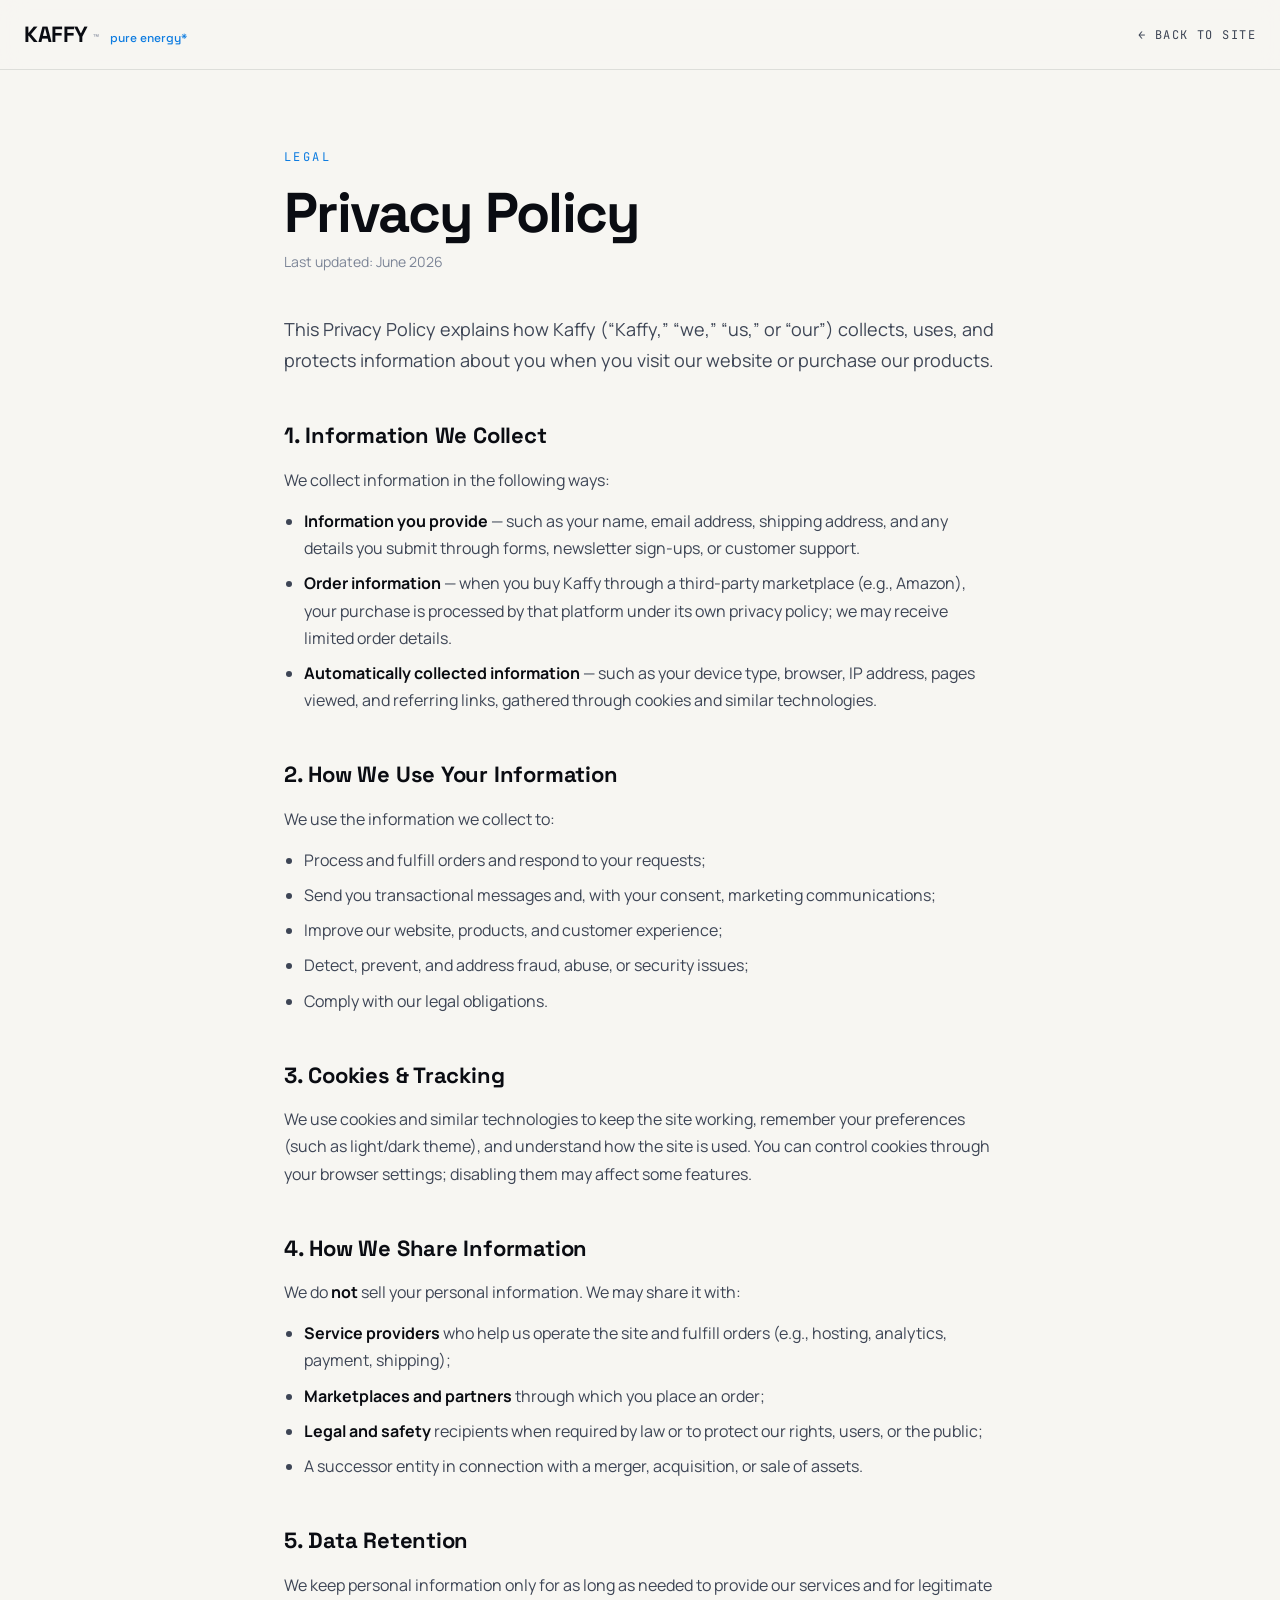
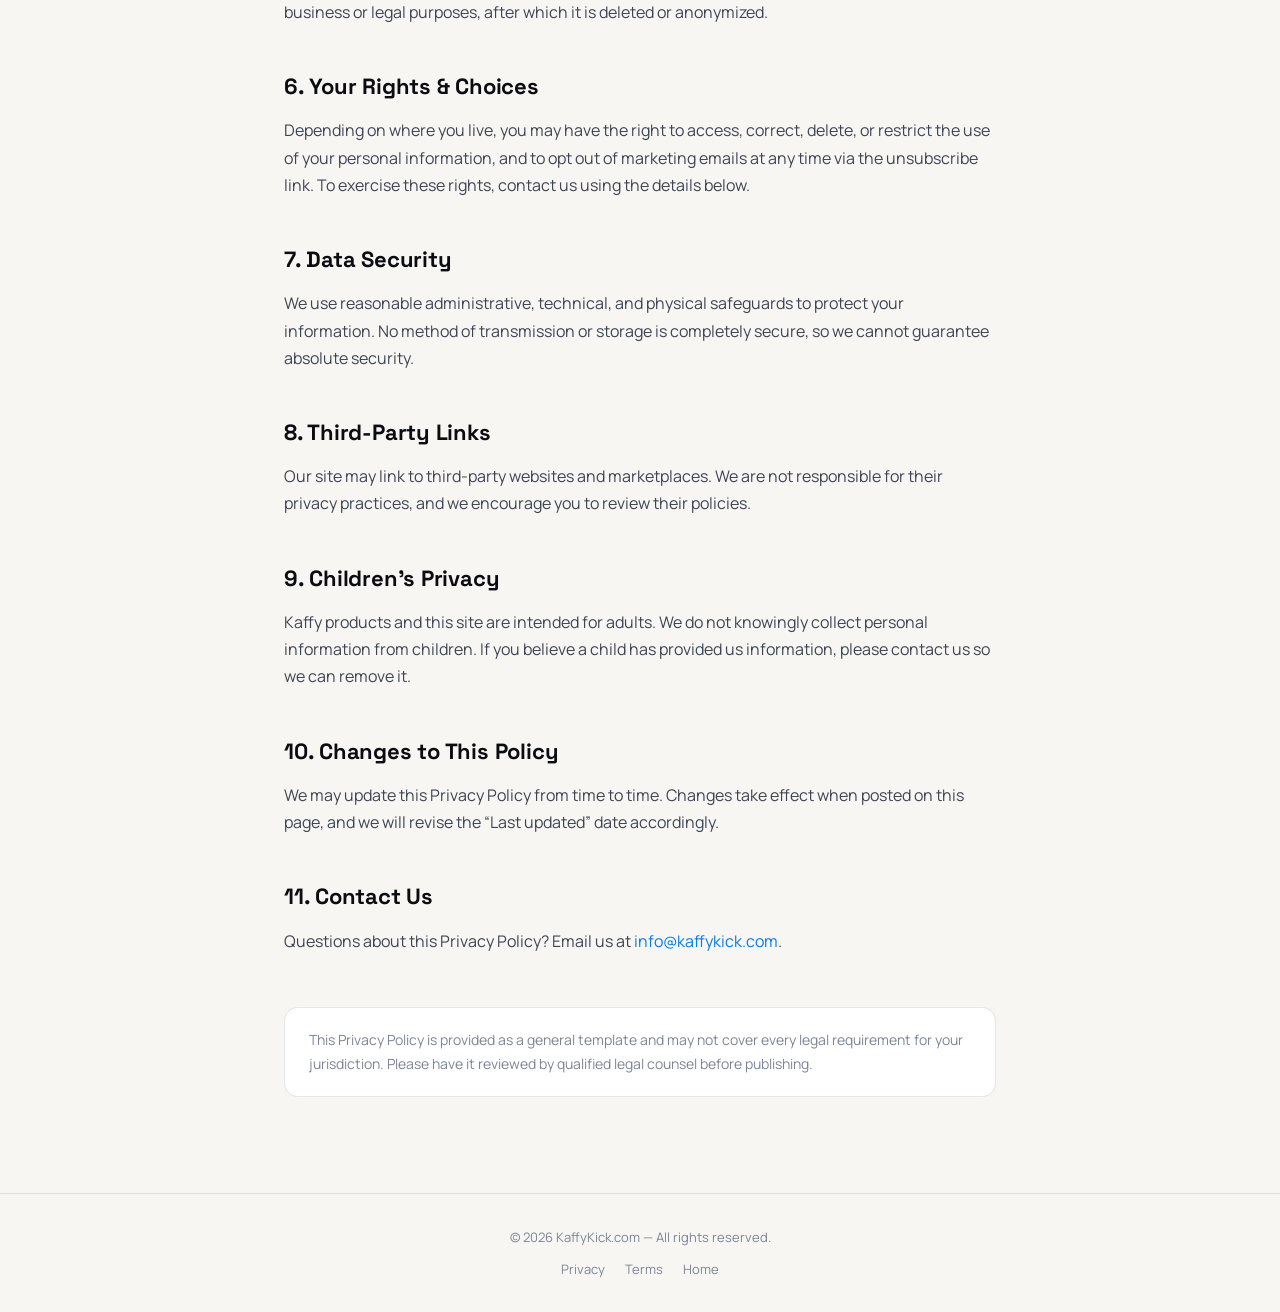
<file: privacy.html>
<!doctype html>
<html lang="en">
<head>
<meta charset="utf-8" />
<meta name="viewport" content="width=device-width,initial-scale=1" />
<title>Privacy Policy — KAFFY</title>
<meta name="description" content="How Kaffy collects, uses, and protects your personal information." />
<link rel="preconnect" href="https://fonts.googleapis.com">
<link rel="preconnect" href="https://fonts.gstatic.com" crossorigin>
<link href="https://fonts.googleapis.com/css2?family=Space+Grotesk:wght@400;500;600;700&family=Manrope:wght@400;500;600;700&family=JetBrains+Mono:wght@400;500&display=swap" rel="stylesheet">
<link rel="stylesheet" href="legal.css" />
<script>
  /* Apply saved theme before first paint (matches the main site) */
  (function(){try{var s=localStorage.getItem('kaffy-theme');if(!s){s=window.matchMedia('(prefers-color-scheme: dark)').matches?'dark':'light';}if(s==='dark')document.documentElement.setAttribute('data-theme','dark');}catch(e){}})();
</script>
</head>
<body>

<header class="legal-nav">
  <div class="bar">
    <a class="brand" href="index.html" aria-label="Kaffy home">
      <span class="word">KAFFY</span><span class="tm">™</span><span class="tag">pure energy*</span>
    </a>
    <a class="back" href="index.html">← Back to site</a>
  </div>
</header>

<main class="legal-wrap">
  <span class="eyebrow">Legal</span>
  <h1>Privacy Policy</h1>
  <p class="updated">Last updated: June 2026</p>

  <p class="lead">This Privacy Policy explains how Kaffy (“Kaffy,” “we,” “us,” or “our”) collects, uses, and protects information about you when you visit our website or purchase our products.</p>

  <h2>1. Information We Collect</h2>
  <p>We collect information in the following ways:</p>
  <ul>
    <li><strong>Information you provide</strong> — such as your name, email address, shipping address, and any details you submit through forms, newsletter sign-ups, or customer support.</li>
    <li><strong>Order information</strong> — when you buy Kaffy through a third-party marketplace (e.g., Amazon), your purchase is processed by that platform under its own privacy policy; we may receive limited order details.</li>
    <li><strong>Automatically collected information</strong> — such as your device type, browser, IP address, pages viewed, and referring links, gathered through cookies and similar technologies.</li>
  </ul>

  <h2>2. How We Use Your Information</h2>
  <p>We use the information we collect to:</p>
  <ul>
    <li>Process and fulfill orders and respond to your requests;</li>
    <li>Send you transactional messages and, with your consent, marketing communications;</li>
    <li>Improve our website, products, and customer experience;</li>
    <li>Detect, prevent, and address fraud, abuse, or security issues;</li>
    <li>Comply with our legal obligations.</li>
  </ul>

  <h2>3. Cookies &amp; Tracking</h2>
  <p>We use cookies and similar technologies to keep the site working, remember your preferences (such as light/dark theme), and understand how the site is used. You can control cookies through your browser settings; disabling them may affect some features.</p>

  <h2>4. How We Share Information</h2>
  <p>We do <strong>not</strong> sell your personal information. We may share it with:</p>
  <ul>
    <li><strong>Service providers</strong> who help us operate the site and fulfill orders (e.g., hosting, analytics, payment, shipping);</li>
    <li><strong>Marketplaces and partners</strong> through which you place an order;</li>
    <li><strong>Legal and safety</strong> recipients when required by law or to protect our rights, users, or the public;</li>
    <li>A successor entity in connection with a merger, acquisition, or sale of assets.</li>
  </ul>

  <h2>5. Data Retention</h2>
  <p>We keep personal information only for as long as needed to provide our services and for legitimate business or legal purposes, after which it is deleted or anonymized.</p>

  <h2>6. Your Rights &amp; Choices</h2>
  <p>Depending on where you live, you may have the right to access, correct, delete, or restrict the use of your personal information, and to opt out of marketing emails at any time via the unsubscribe link. To exercise these rights, contact us using the details below.</p>

  <h2>7. Data Security</h2>
  <p>We use reasonable administrative, technical, and physical safeguards to protect your information. No method of transmission or storage is completely secure, so we cannot guarantee absolute security.</p>

  <h2>8. Third-Party Links</h2>
  <p>Our site may link to third-party websites and marketplaces. We are not responsible for their privacy practices, and we encourage you to review their policies.</p>

  <h2>9. Children’s Privacy</h2>
  <p>Kaffy products and this site are intended for adults. We do not knowingly collect personal information from children. If you believe a child has provided us information, please contact us so we can remove it.</p>

  <h2>10. Changes to This Policy</h2>
  <p>We may update this Privacy Policy from time to time. Changes take effect when posted on this page, and we will revise the “Last updated” date accordingly.</p>

  <h2>11. Contact Us</h2>
  <p>Questions about this Privacy Policy? Email us at <a href="mailto:info@kaffykick.com">info@kaffykick.com</a>.</p>

  <div class="legal-note">This Privacy Policy is provided as a general template and may not cover every legal requirement for your jurisdiction. Please have it reviewed by qualified legal counsel before publishing.</div>
</main>

<footer class="legal-foot">
  <div>© 2026 KaffyKick.com — All rights reserved.</div>
  <div style="margin-top:10px">
    <a href="privacy.html">Privacy</a><a href="terms.html">Terms</a><a href="index.html">Home</a>
  </div>
</footer>

</body>
</html>
</file>
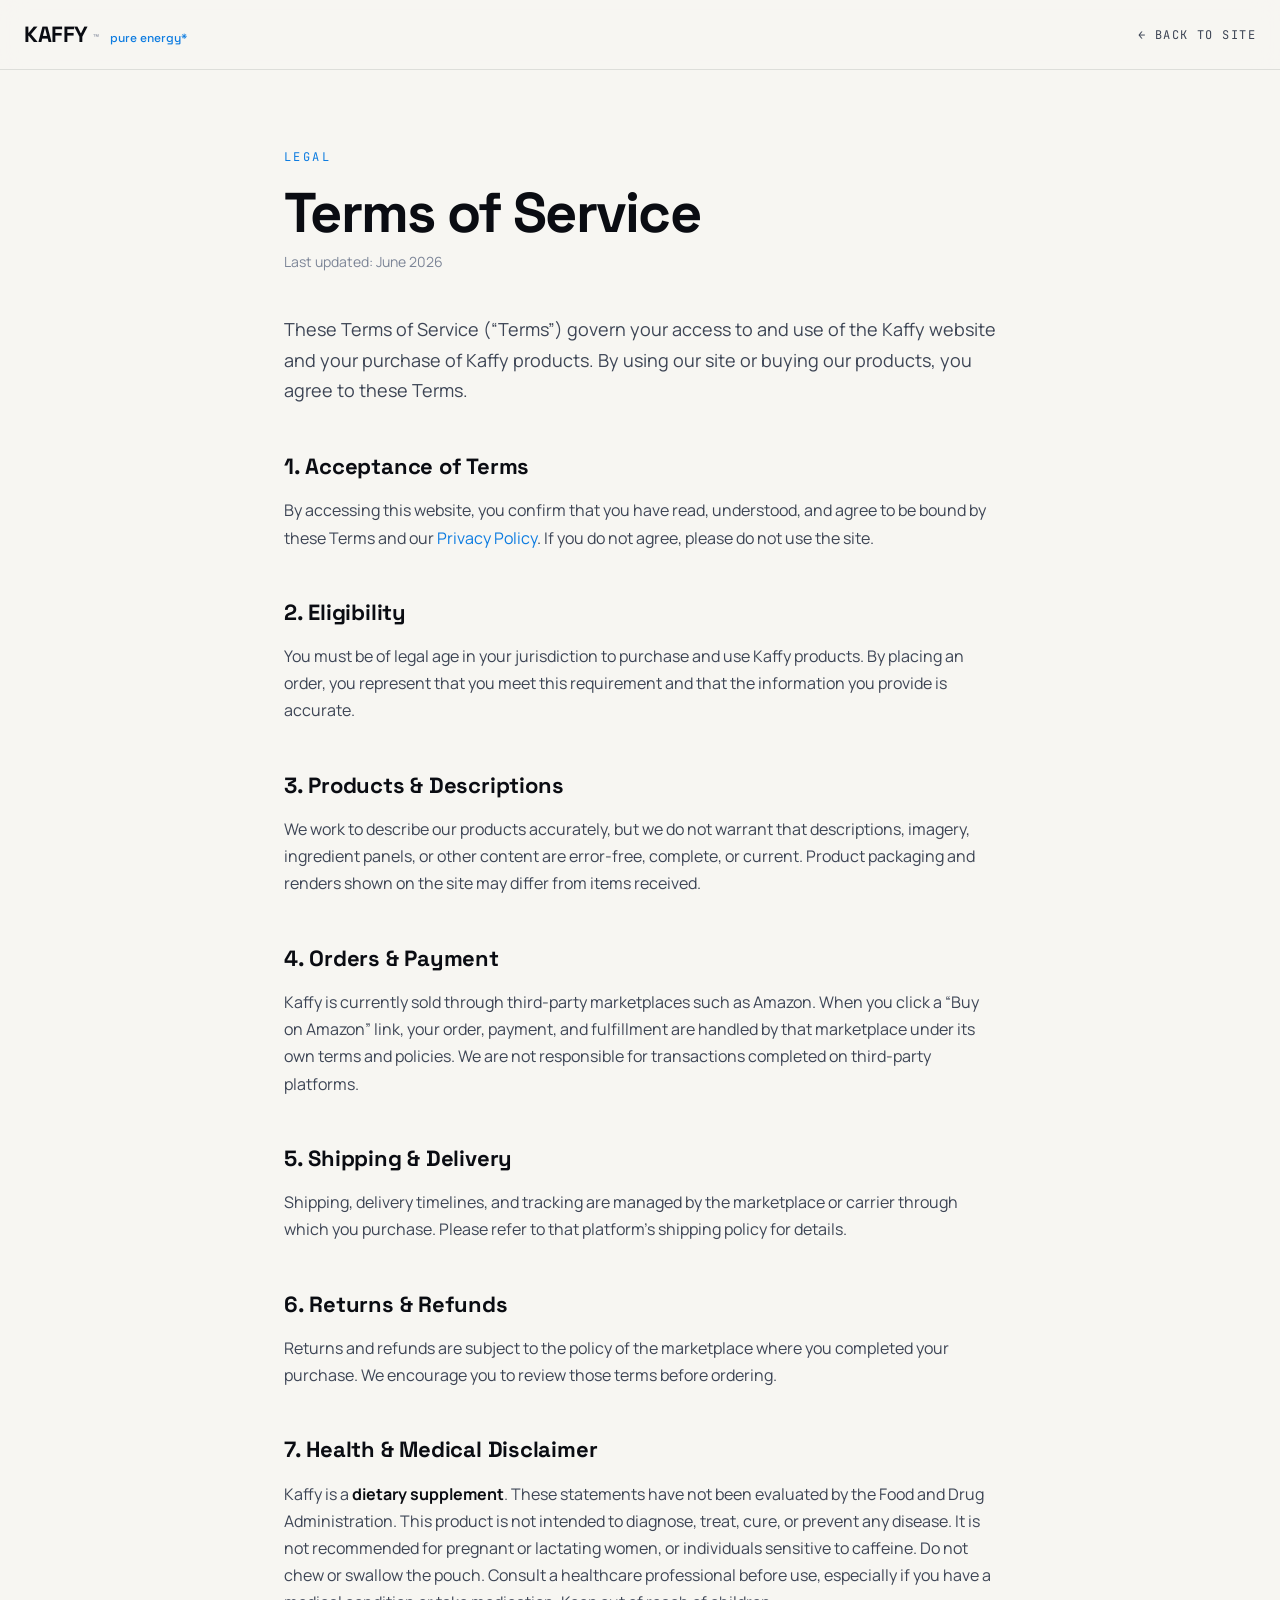
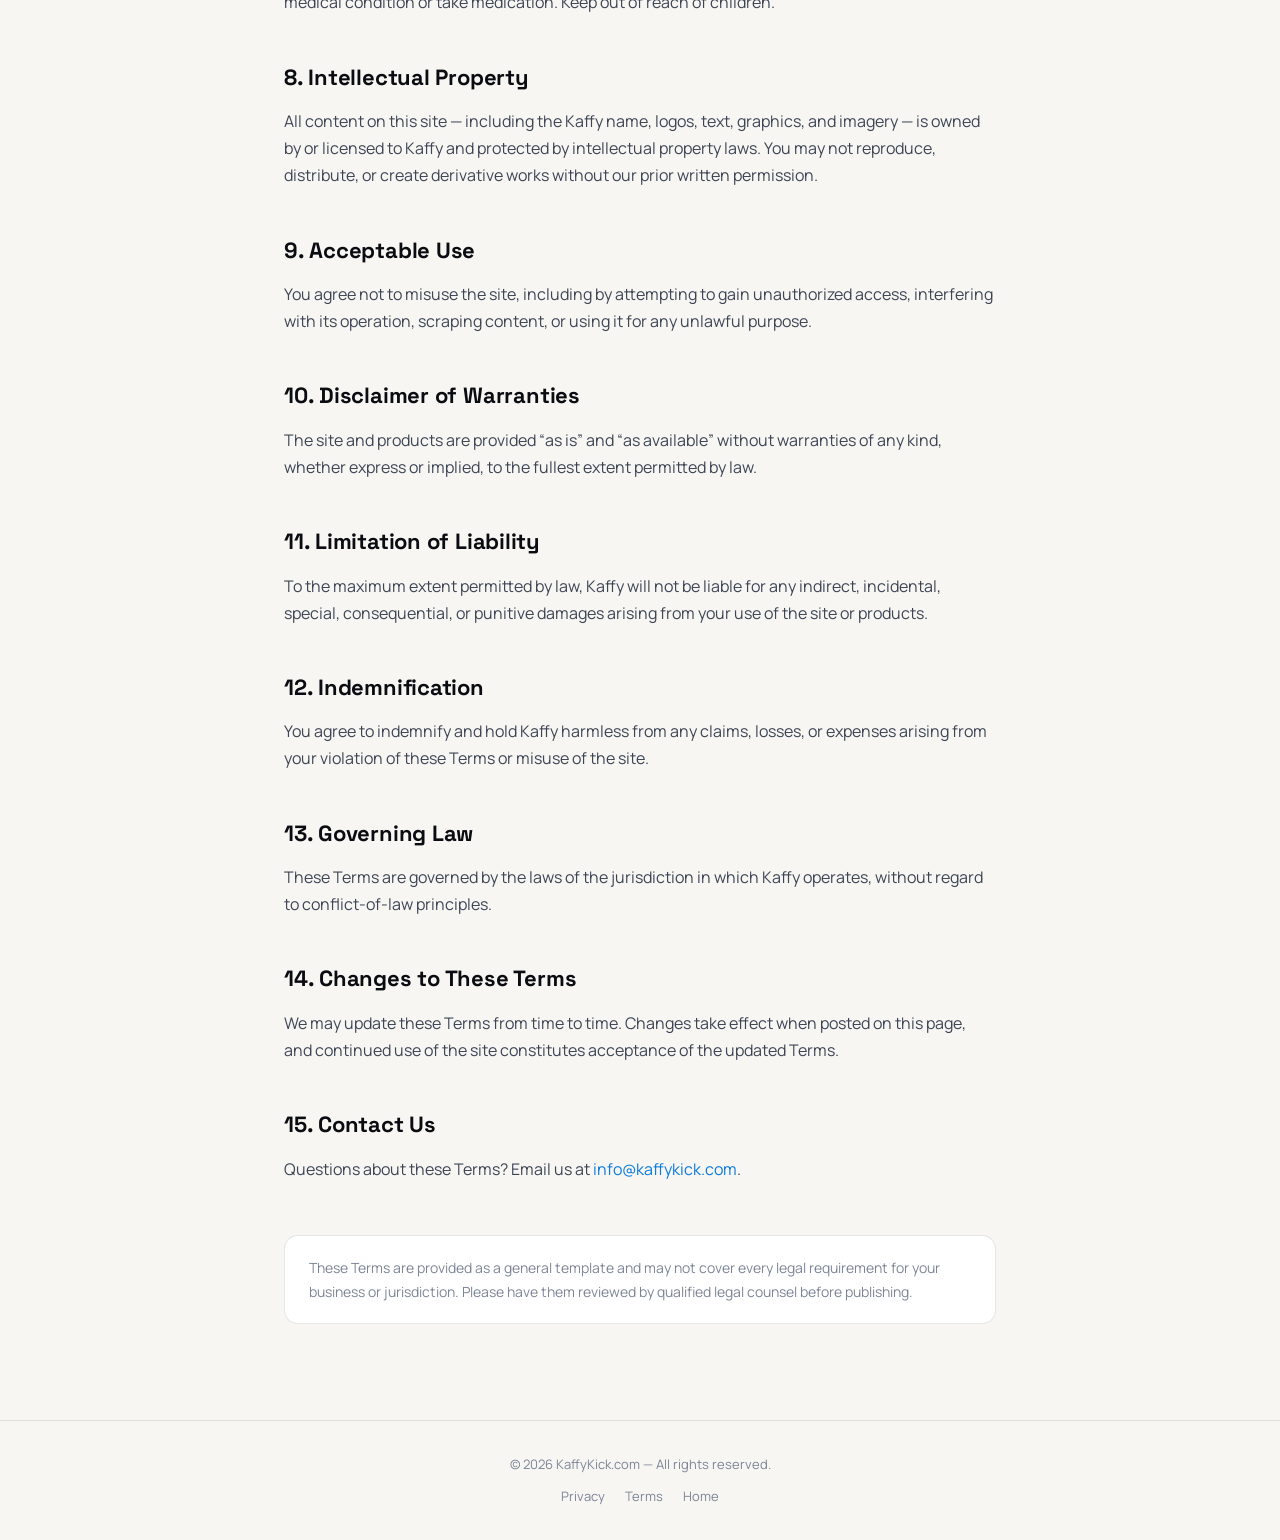
<file: terms.html>
<!doctype html>
<html lang="en">
<head>
<meta charset="utf-8" />
<meta name="viewport" content="width=device-width,initial-scale=1" />
<title>Terms of Service — KAFFY</title>
<meta name="description" content="The terms and conditions for using the Kaffy website and purchasing Kaffy products." />
<link rel="preconnect" href="https://fonts.googleapis.com">
<link rel="preconnect" href="https://fonts.gstatic.com" crossorigin>
<link href="https://fonts.googleapis.com/css2?family=Space+Grotesk:wght@400;500;600;700&family=Manrope:wght@400;500;600;700&family=JetBrains+Mono:wght@400;500&display=swap" rel="stylesheet">
<link rel="stylesheet" href="legal.css" />
<script>
  /* Apply saved theme before first paint (matches the main site) */
  (function(){try{var s=localStorage.getItem('kaffy-theme');if(!s){s=window.matchMedia('(prefers-color-scheme: dark)').matches?'dark':'light';}if(s==='dark')document.documentElement.setAttribute('data-theme','dark');}catch(e){}})();
</script>
</head>
<body>

<header class="legal-nav">
  <div class="bar">
    <a class="brand" href="index.html" aria-label="Kaffy home">
      <span class="word">KAFFY</span><span class="tm">™</span><span class="tag">pure energy*</span>
    </a>
    <a class="back" href="index.html">← Back to site</a>
  </div>
</header>

<main class="legal-wrap">
  <span class="eyebrow">Legal</span>
  <h1>Terms of Service</h1>
  <p class="updated">Last updated: June 2026</p>

  <p class="lead">These Terms of Service (“Terms”) govern your access to and use of the Kaffy website and your purchase of Kaffy products. By using our site or buying our products, you agree to these Terms.</p>

  <h2>1. Acceptance of Terms</h2>
  <p>By accessing this website, you confirm that you have read, understood, and agree to be bound by these Terms and our <a href="privacy.html">Privacy Policy</a>. If you do not agree, please do not use the site.</p>

  <h2>2. Eligibility</h2>
  <p>You must be of legal age in your jurisdiction to purchase and use Kaffy products. By placing an order, you represent that you meet this requirement and that the information you provide is accurate.</p>

  <h2>3. Products &amp; Descriptions</h2>
  <p>We work to describe our products accurately, but we do not warrant that descriptions, imagery, ingredient panels, or other content are error-free, complete, or current. Product packaging and renders shown on the site may differ from items received.</p>

  <h2>4. Orders &amp; Payment</h2>
  <p>Kaffy is currently sold through third-party marketplaces such as Amazon. When you click a “Buy on Amazon” link, your order, payment, and fulfillment are handled by that marketplace under its own terms and policies. We are not responsible for transactions completed on third-party platforms.</p>

  <h2>5. Shipping &amp; Delivery</h2>
  <p>Shipping, delivery timelines, and tracking are managed by the marketplace or carrier through which you purchase. Please refer to that platform’s shipping policy for details.</p>

  <h2>6. Returns &amp; Refunds</h2>
  <p>Returns and refunds are subject to the policy of the marketplace where you completed your purchase. We encourage you to review those terms before ordering.</p>

  <h2>7. Health &amp; Medical Disclaimer</h2>
  <p>Kaffy is a <strong>dietary supplement</strong>. These statements have not been evaluated by the Food and Drug Administration. This product is not intended to diagnose, treat, cure, or prevent any disease. It is not recommended for pregnant or lactating women, or individuals sensitive to caffeine. Do not chew or swallow the pouch. Consult a healthcare professional before use, especially if you have a medical condition or take medication. Keep out of reach of children.</p>

  <h2>8. Intellectual Property</h2>
  <p>All content on this site — including the Kaffy name, logos, text, graphics, and imagery — is owned by or licensed to Kaffy and protected by intellectual property laws. You may not reproduce, distribute, or create derivative works without our prior written permission.</p>

  <h2>9. Acceptable Use</h2>
  <p>You agree not to misuse the site, including by attempting to gain unauthorized access, interfering with its operation, scraping content, or using it for any unlawful purpose.</p>

  <h2>10. Disclaimer of Warranties</h2>
  <p>The site and products are provided “as is” and “as available” without warranties of any kind, whether express or implied, to the fullest extent permitted by law.</p>

  <h2>11. Limitation of Liability</h2>
  <p>To the maximum extent permitted by law, Kaffy will not be liable for any indirect, incidental, special, consequential, or punitive damages arising from your use of the site or products.</p>

  <h2>12. Indemnification</h2>
  <p>You agree to indemnify and hold Kaffy harmless from any claims, losses, or expenses arising from your violation of these Terms or misuse of the site.</p>

  <h2>13. Governing Law</h2>
  <p>These Terms are governed by the laws of the jurisdiction in which Kaffy operates, without regard to conflict-of-law principles.</p>

  <h2>14. Changes to These Terms</h2>
  <p>We may update these Terms from time to time. Changes take effect when posted on this page, and continued use of the site constitutes acceptance of the updated Terms.</p>

  <h2>15. Contact Us</h2>
  <p>Questions about these Terms? Email us at <a href="mailto:info@kaffykick.com">info@kaffykick.com</a>.</p>

  <div class="legal-note">These Terms are provided as a general template and may not cover every legal requirement for your business or jurisdiction. Please have them reviewed by qualified legal counsel before publishing.</div>
</main>

<footer class="legal-foot">
  <div>© 2026 KaffyKick.com — All rights reserved.</div>
  <div style="margin-top:10px">
    <a href="privacy.html">Privacy</a><a href="terms.html">Terms</a><a href="index.html">Home</a>
  </div>
</footer>

</body>
</html>
</file>
<file: legal.css>
/* ───────────────── Kaffy legal pages — shared styles ───────────────── */
/* tokens (mirrors index.html so the legal pages match the brand) */
:root{
  color-scheme: light;
  --bg:#f7f6f2; --bg-rgb:247,246,242; --bg-2:#ffffff; --bg-3:#ecebe6;
  --line:rgba(8,10,14,.10); --line-2:rgba(8,10,14,.18);
  --ink:#0a0c12; --ink-2:#3d4555; --ink-3:#7c8597;
  --accent:#0c7be0; --accent-2:#0a5fb0;
  --nav-bg:rgba(247,246,242,.82);
  --radius:14px;
}
[data-theme="dark"]{
  color-scheme: dark;
  --bg:#0c0e13; --bg-rgb:12,14,19; --bg-2:#161922; --bg-3:#1f232e;
  --line:rgba(255,255,255,.10); --line-2:rgba(255,255,255,.20);
  --ink:#f3f5f8; --ink-2:#aeb7c6; --ink-3:#7f8a9c;
  --accent:#2e9bff; --accent-2:#1f86e8;
  --nav-bg:rgba(12,14,19,.82);
}

*,*::before,*::after{box-sizing:border-box}
html,body{margin:0;padding:0}
html{transition:background .35s ease}
body{
  background:var(--bg); color:var(--ink);
  font-family:'Manrope',system-ui,-apple-system,sans-serif;
  line-height:1.7; -webkit-font-smoothing:antialiased;
}
a{color:var(--accent); text-decoration:none}
a:hover{text-decoration:underline}

/* header */
.legal-nav{position:sticky; top:0; z-index:10; background:var(--nav-bg); backdrop-filter:blur(12px); border-bottom:1px solid var(--line)}
.legal-nav .bar{max-width:1320px; margin:0 auto; padding:16px 24px; display:flex; align-items:center; justify-content:space-between; gap:16px}
.brand{display:flex; align-items:baseline; gap:5px; font-family:'Space Grotesk',sans-serif}
.brand .word{font-weight:700; font-size:22px; letter-spacing:-.02em; color:var(--ink)}
.brand .tm{font-size:11px; color:var(--ink-3)}
.brand .tag{font-size:12px; color:var(--accent); margin-left:6px; font-weight:500}
.back{font-family:'JetBrains Mono',ui-monospace,monospace; font-size:12px; letter-spacing:.12em; text-transform:uppercase; color:var(--ink-2); white-space:nowrap}
.back:hover{color:var(--accent); text-decoration:none}

/* content */
.legal-wrap{max-width:760px; margin:0 auto; padding:72px 24px 96px}
.legal-wrap .eyebrow{font-family:'JetBrains Mono',ui-monospace,monospace; font-size:12px; letter-spacing:.2em; text-transform:uppercase; color:var(--accent)}
.legal-wrap h1{font-family:'Space Grotesk',sans-serif; font-size:clamp(36px,5vw,56px); letter-spacing:-.03em; margin:14px 0 8px; line-height:1.05}
.legal-wrap .updated{font-size:14px; color:var(--ink-3); margin:0 0 40px}
.legal-wrap .lead{font-size:18px; color:var(--ink-2); margin:0 0 8px}
.legal-wrap h2{font-family:'Space Grotesk',sans-serif; font-size:22px; margin:42px 0 12px; color:var(--ink); letter-spacing:-.01em}
.legal-wrap p{color:var(--ink-2); font-size:16px; margin:0 0 14px}
.legal-wrap ul{padding-left:20px; margin:0 0 14px}
.legal-wrap li{color:var(--ink-2); font-size:16px; margin-bottom:8px}
.legal-wrap strong{color:var(--ink)}
.legal-note{margin-top:52px; padding:20px 24px; border:1px solid var(--line); border-radius:var(--radius); background:var(--bg-2); font-size:14px; color:var(--ink-3)}

/* footer */
.legal-foot{border-top:1px solid var(--line); padding:32px 24px; text-align:center; color:var(--ink-3); font-size:13px}
.legal-foot a{color:var(--ink-3); margin:0 10px}
.legal-foot a:hover{color:var(--accent)}
</file>
